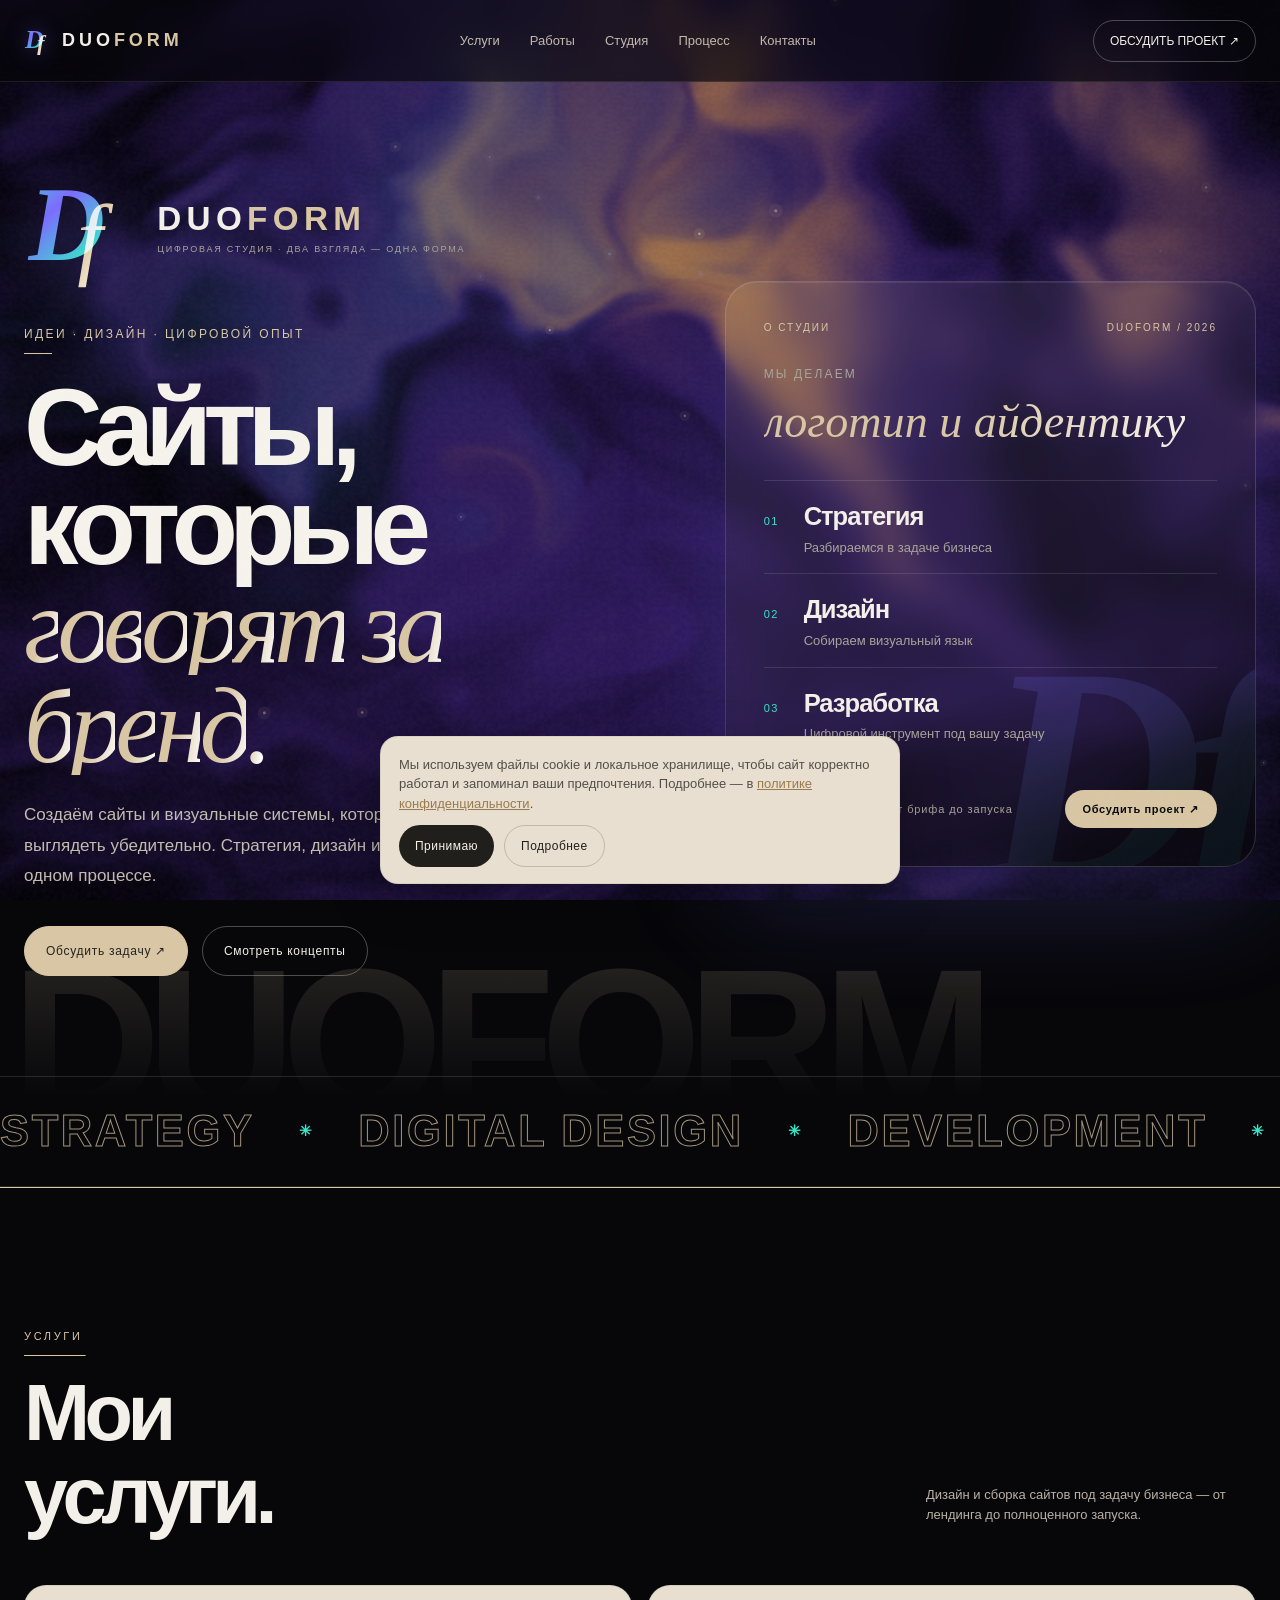
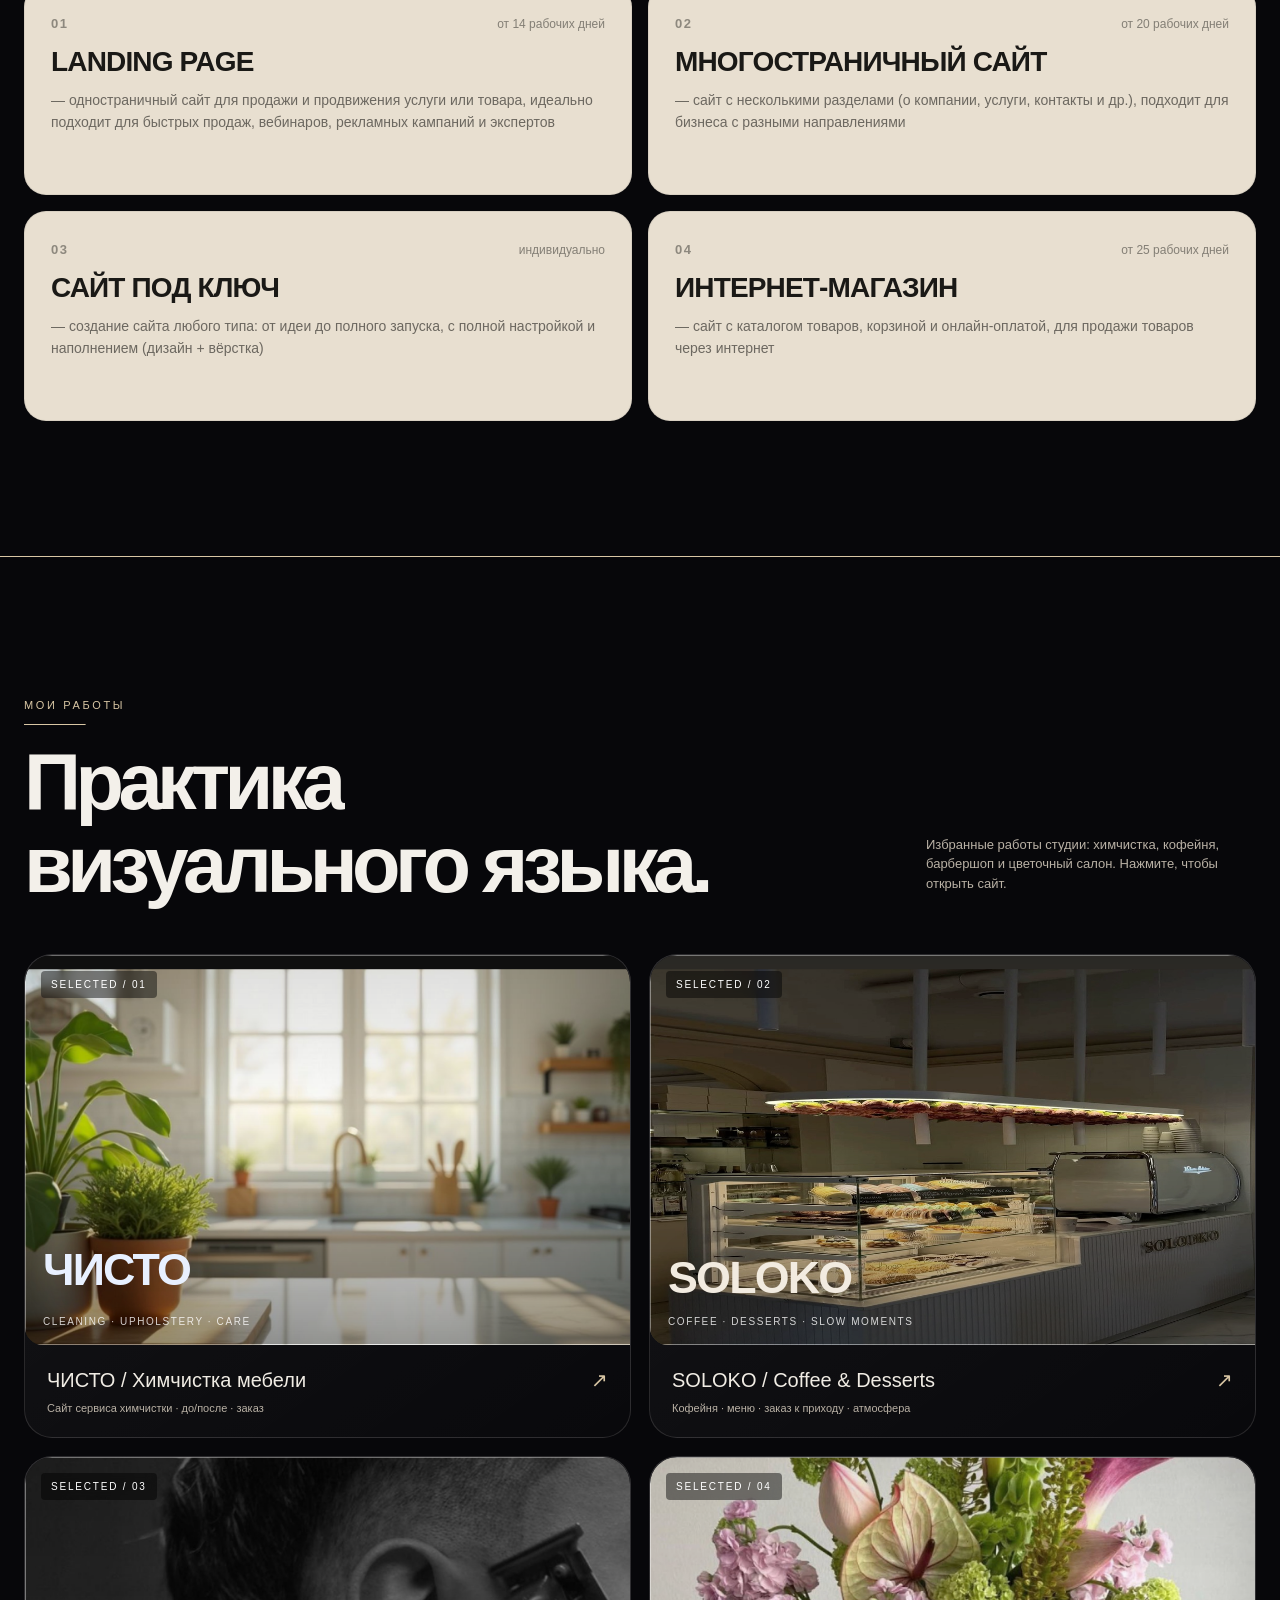
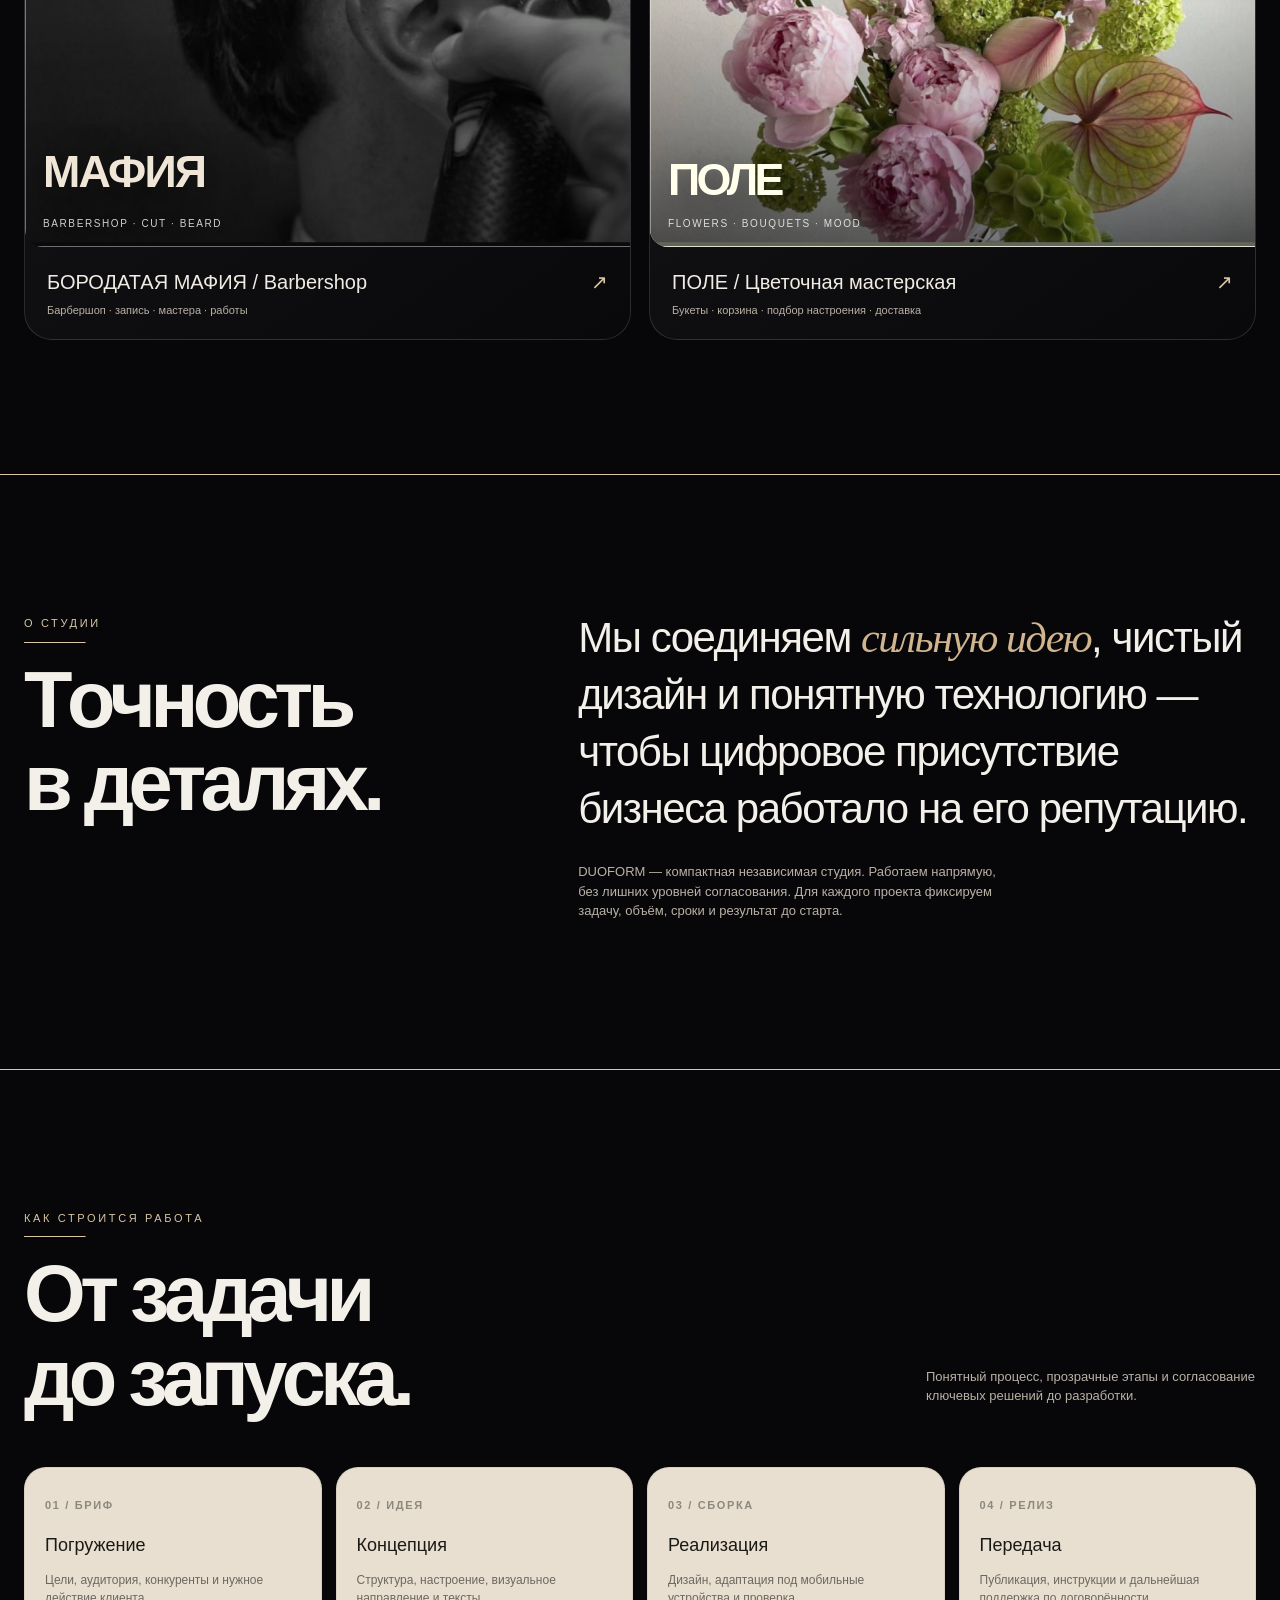
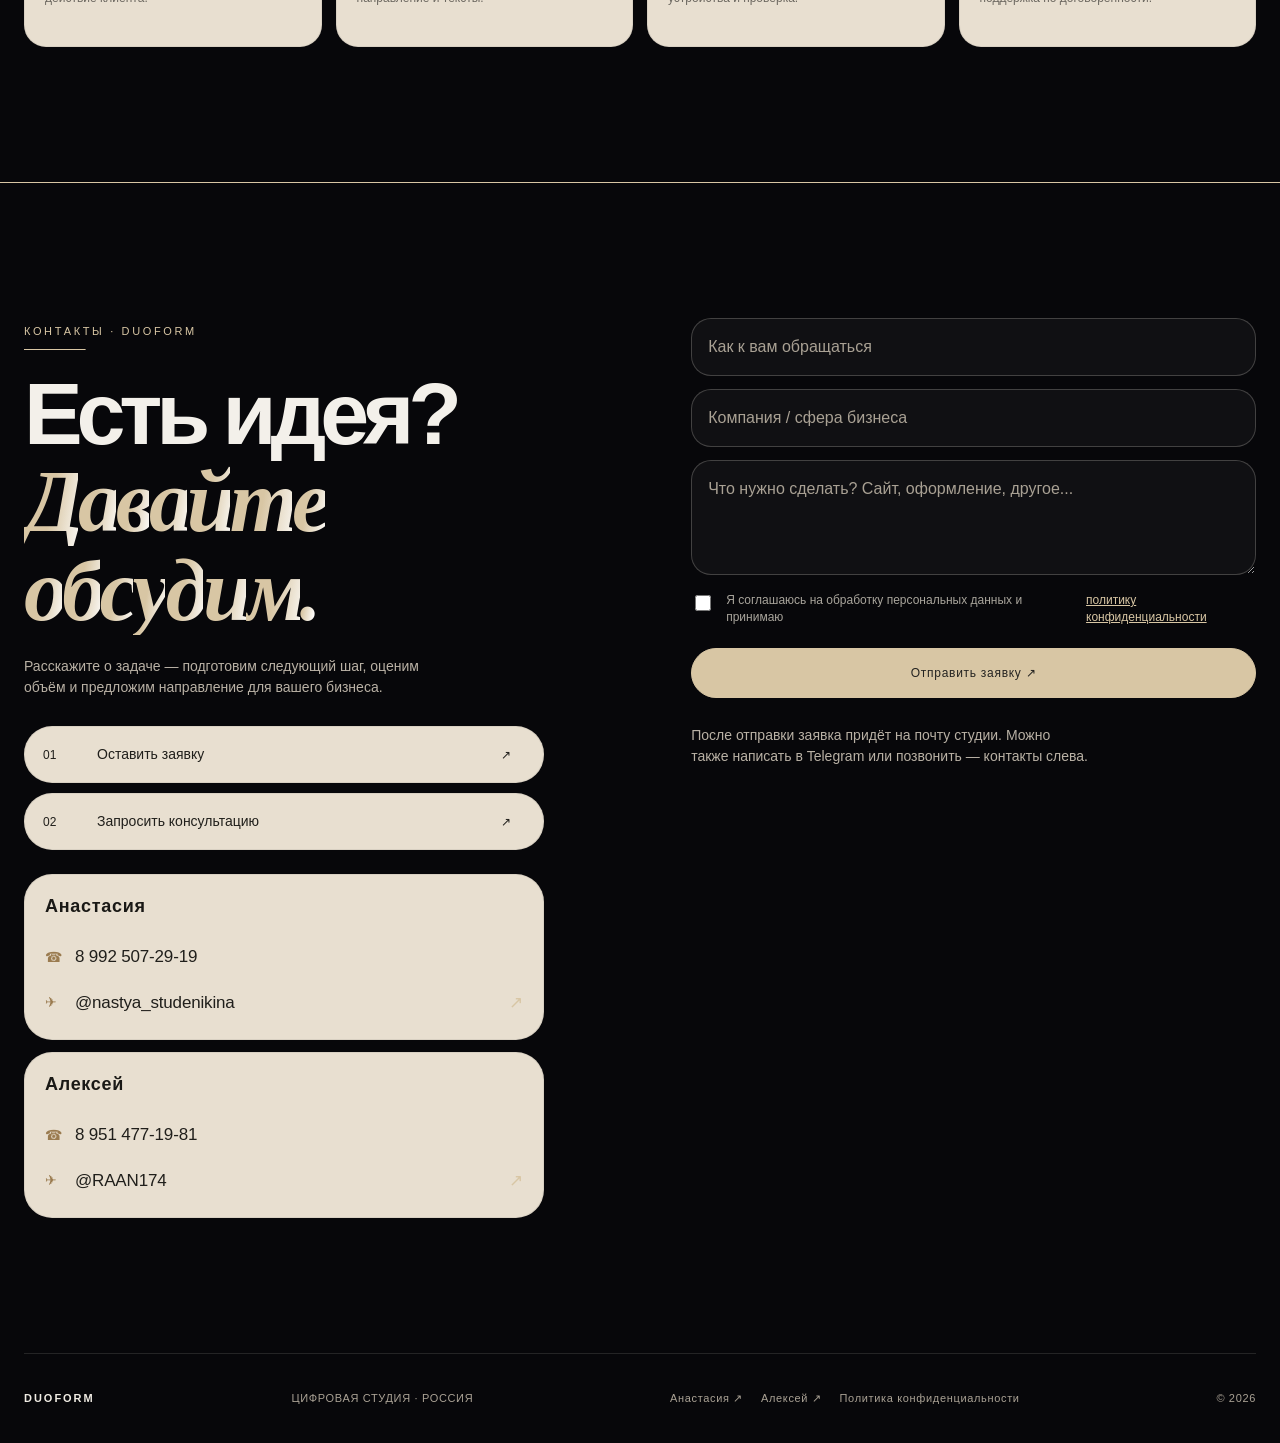
<file: index.html>
<!DOCTYPE html>
<html lang="ru">
<head>
<meta charset="UTF-8">
<meta name="viewport" content="width=device-width, initial-scale=1.0">
<meta name="theme-color" content="#07070a">
<script>document.documentElement.classList.add("js")</script>
<title>DUOFORM — цифровая студия</title>
<meta name="description" content="DUOFORM — сайты и визуальные системы для бизнеса. Стратегия, дизайн и разработка в одной студии.">
<style>
:root{--bg:#101010;--panel:#171717;--text:#f1efe9;--muted:#aaa69e;--line:rgba(255,255,255,.13);--accent:#d6c6a5;--max:1180px}
*{box-sizing:border-box}html{scroll-behavior:smooth}body{margin:0;background:var(--bg);color:var(--text);font-family:Inter,-apple-system,BlinkMacSystemFont,"Segoe UI",sans-serif;line-height:1.5}a{color:inherit;text-decoration:none}button,input,textarea{font:inherit}.wrap{width:min(var(--max),calc(100% - 48px));margin:auto}.top{height:82px;display:flex;align-items:center;justify-content:space-between;border-bottom:1px solid var(--line)}.logo{font-size:18px;letter-spacing:.22em;font-weight:700}.logo span{color:var(--accent)}nav{display:flex;gap:30px;color:var(--muted);font-size:13px}nav a:hover,.text-link:hover{color:var(--accent)}.top-cta{font-size:12px;border:1px solid var(--line);padding:11px 16px;border-radius:2px}.hero{min-height:690px;display:grid;grid-template-columns:1.1fr .9fr;align-items:center;gap:5vw;padding:80px 0 90px}.eyebrow{color:var(--accent);font-size:11px;letter-spacing:.24em;text-transform:uppercase}.hero h1{font-size:clamp(54px,8vw,108px);line-height:.96;letter-spacing:-.075em;font-weight:500;margin:24px 0}.hero h1 em{font-family:Georgia,serif;font-weight:400;color:var(--accent)}.lead{max-width:500px;color:var(--muted);font-size:16px;line-height:1.8}.actions{display:flex;gap:14px;align-items:center;margin-top:34px;flex-wrap:wrap}.btn{display:inline-flex;align-items:center;justify-content:center;padding:15px 21px;background:var(--accent);color:#171613;font-size:12px;letter-spacing:.06em;border:1px solid var(--accent);cursor:pointer;transition:.25s}.btn:hover{background:#eee2c9;transform:translateY(-2px)}.btn.secondary{background:transparent;color:var(--text);border-color:var(--line)}.hero-art{height:480px;position:relative;overflow:hidden;background:linear-gradient(145deg,#292823,#151515 58%,#3a3328);border:1px solid var(--line)}.hero-art:before{content:"";position:absolute;width:340px;height:460px;border:1px solid rgba(214,198,165,.45);border-radius:50%;transform:rotate(35deg);left:20%;top:8%}.hero-art:after{content:"N";position:absolute;font-family:Georgia,serif;font-size:clamp(230px,34vw,420px);font-weight:400;line-height:1;color:rgba(214,198,165,.13);right:8%;bottom:-8%}.art-caption{position:absolute;z-index:2;left:28px;bottom:25px;font-size:10px;letter-spacing:.22em;color:#d9d1c2;text-transform:uppercase}.art-index{position:absolute;right:26px;top:24px;color:var(--accent);font-size:11px;letter-spacing:.15em}.section{padding:110px 0;border-top:1px solid var(--line)}.section-head{display:flex;justify-content:space-between;align-items:end;gap:30px;margin-bottom:48px}.section h2{font-size:clamp(36px,5vw,62px);letter-spacing:-.06em;font-weight:500;line-height:1.05;margin:15px 0 0}.section-note{max-width:330px;color:var(--muted);font-size:13px}.services{display:grid;grid-template-columns:repeat(3,1fr);gap:14px}.service{background:var(--panel);border:1px solid var(--line);padding:28px;min-height:245px;display:flex;flex-direction:column;justify-content:space-between}.num{color:var(--accent);font-size:11px;letter-spacing:.15em}.service h3{font-size:23px;font-weight:500;margin:30px 0 10px}.service p{color:var(--muted);font-size:13px;max-width:280px}.service small{color:var(--accent);font-size:11px;letter-spacing:.1em}.projects{display:grid;grid-template-columns:1fr 1fr;gap:18px}.project{border:1px solid var(--line);background:#171717;cursor:pointer;overflow:hidden}.project-visual{height:330px;position:relative;overflow:hidden;display:flex;align-items:center;justify-content:center}.visual-beauty{background:radial-gradient(ellipse at 55% 40%,#8e7569 0,#3b302b 34%,#171615 74%)}.visual-beauty:before{content:"ATELIER";font-family:Georgia,serif;font-size:clamp(38px,6vw,72px);letter-spacing:.12em;color:#eee0d0}.visual-auto{background:radial-gradient(ellipse at 50% 50%,#51514e 0,#202120 42%,#111 75%)}.visual-auto:before{content:"FORM / MOTION";font-size:clamp(22px,3vw,40px);letter-spacing:.17em;color:#e3e0d8}.visual-coffee{background:radial-gradient(ellipse at 50% 45%,#806a4e 0,#3b3024 38%,#171411 76%)}.visual-coffee:before{content:"SLOW\\A COFFEE";white-space:pre;text-align:center;font-family:Georgia,serif;font-size:clamp(40px,6vw,70px);line-height:.9;color:#e9dfcf}.project-visual:after{content:"КОНЦЕПТ";position:absolute;top:20px;right:20px;font-size:9px;letter-spacing:.18em;color:#fff;border:1px solid rgba(255,255,255,.4);padding:7px 10px}.project-info{display:flex;justify-content:space-between;gap:20px;padding:20px 22px}.project-info h3{font-size:18px;font-weight:500;margin:0}.project-info p{font-size:11px;color:var(--muted);margin:5px 0 0}.arrow{color:var(--accent);font-size:20px}.about{display:grid;grid-template-columns:.8fr 1.2fr;gap:8vw}.about-copy{font-size:clamp(22px,3vw,34px);line-height:1.35;letter-spacing:-.035em}.about-copy em{font-family:Georgia,serif;color:var(--accent);font-weight:400}.about-small{color:var(--muted);font-size:13px;max-width:440px;margin-top:25px}.steps{display:grid;grid-template-columns:repeat(4,1fr);border-top:1px solid var(--line)}.step{padding:25px 20px 10px 0;border-right:1px solid var(--line)}.step:not(:first-child){padding-left:20px}.step:last-child{border:0}.step b{color:var(--accent);font-size:11px;letter-spacing:.15em}.step h3{font-size:18px;font-weight:500;margin:30px 0 8px}.step p{font-size:12px;color:var(--muted);max-width:210px}.contact{display:grid;grid-template-columns:1fr 1fr;gap:8vw}.contact h2{font-size:clamp(42px,6vw,72px);line-height:1;letter-spacing:-.07em;font-weight:500;margin:20px 0}.contact p{color:var(--muted);max-width:400px;font-size:14px}.form{display:grid;gap:13px}.form input,.form textarea{width:100%;padding:16px;background:#171717;border:1px solid var(--line);color:var(--text);outline:none}.form input:focus,.form textarea:focus{border-color:var(--accent)}.form textarea{min-height:115px;resize:vertical}.hint{font-size:11px;color:var(--muted)}.notice{display:none;border:1px solid var(--line);padding:14px;color:var(--accent);font-size:12px}.footer{padding:28px 0;border-top:1px solid var(--line);display:flex;justify-content:space-between;color:var(--muted);font-size:11px;letter-spacing:.06em}.footer strong{color:var(--text);letter-spacing:.18em}
@media(max-width:800px){.wrap{width:min(100% - 32px,var(--max))}.top{height:70px}nav{display:none}.hero{grid-template-columns:1fr;padding:70px 0;gap:40px;min-height:auto}.hero-art{height:330px}.section{padding:75px 0}.section-head{display:block}.section-note{margin-top:18px}.services{grid-template-columns:1fr}.service{min-height:190px}.projects{grid-template-columns:1fr}.project-visual{height:270px}.about,.contact{grid-template-columns:1fr;gap:35px}.steps{grid-template-columns:1fr 1fr}.step{padding:20px 12px 15px 0}.step:not(:first-child){padding-left:12px}.step:nth-child(2){border-right:0}.step:nth-child(3){padding-left:0}.footer{gap:15px;flex-wrap:wrap}}


/* Distinct portfolio covers: MAISON + SOLOKO */
.project-visual.cover-beauty,.project-visual.cover-coffee{background:#333;isolation:isolate}.cover-beauty img,.cover-coffee img{position:absolute;inset:0;width:100%;height:100%;object-fit:cover;transition:transform 1s;filter:saturate(.78)}.cover-beauty:before,.cover-coffee:before{content:"";position:absolute;inset:0;z-index:1;background:linear-gradient(0deg,rgba(20,15,17,.58),transparent 65%)}.project:hover .cover-beauty img,.project:hover .cover-coffee img{transform:scale(1.06)}.cover-word{position:relative;z-index:2;font-weight:500}.beauty-word{font:italic clamp(55px,8vw,100px) Georgia,serif;color:#f4eae5;letter-spacing:-.07em}.coffee-word{font:700 clamp(45px,7vw,88px) 'Arial Narrow',Arial,sans-serif;color:#f2e9db;letter-spacing:-.09em}.cover-beauty .visual-stamp,.cover-coffee .visual-stamp,.cover-beauty .visual-bottom,.cover-coffee .visual-bottom{z-index:3}


.project-visual.cover-pole{background:#d9dfc9;isolation:isolate}.cover-pole img{position:absolute;inset:0;width:100%;height:100%;object-fit:cover;transition:transform 1s;filter:saturate(.9)}.cover-pole:before{content:"";position:absolute;inset:0;z-index:1;background:linear-gradient(0deg,rgba(14,31,27,.62),transparent 68%)}.project:hover .cover-pole img{transform:scale(1.06)}.cover-pole .visual-stamp,.cover-pole .visual-bottom{z-index:3}.pole-word{font:800 clamp(65px,10vw,112px) Arial,sans-serif;color:#fff;letter-spacing:-.1em;text-shadow:0 2px 20px rgba(0,0,0,.16)}

/* DUOFORM motion layer */
html{scroll-padding-top:90px}body{overflow-x:hidden}body:before{content:"";position:fixed;inset:0;pointer-events:none;z-index:20;opacity:.13;background-image:url("data:image/svg+xml,%3Csvg viewBox='0 0 180 180' xmlns='http://www.w3.org/2000/svg'%3E%3Cfilter id='n'%3E%3CfeTurbulence type='fractalNoise' baseFrequency='.9' numOctaves='3' stitchTiles='stitch'/%3E%3C/filter%3E%3Crect width='100%25' height='100%25' filter='url(%23n)' opacity='.18'/%3E%3C/svg%3E")}
.top{position:sticky;top:0;z-index:15;background:rgba(16,16,16,.78);backdrop-filter:blur(18px);-webkit-backdrop-filter:blur(18px)}
.logo{transition:letter-spacing .35s ease}.logo:hover{letter-spacing:.3em}
.hero{perspective:1000px}.hero>div:first-child{animation:heroIn 1s cubic-bezier(.2,.7,.2,1) both}.hero-art{transform-style:preserve-3d;animation:artIn 1.2s .12s cubic-bezier(.2,.7,.2,1) both;isolation:isolate}.hero-art:before{animation:orbit 22s linear infinite;box-shadow:0 0 50px rgba(214,198,165,.08),inset 0 0 45px rgba(214,198,165,.04)}.hero-art:after{animation:letterFloat 7s ease-in-out infinite}.hero-art .art-caption{animation:captionIn 1.3s .7s both}.hero-art:after{z-index:0}.hero-art:before{z-index:1}.hero-art:after{pointer-events:none}.hero-art{background:radial-gradient(circle at 68% 32%,rgba(214,198,165,.2),transparent 26%),linear-gradient(145deg,#292823,#151515 58%,#3a3328)}
.hero-art .art-index,.hero-art .art-caption{z-index:3}.hero-art:active{transform:rotateY(0deg) scale(.995)}
.btn,.top-cta,.project,.service{position:relative;overflow:hidden}.btn:before,.top-cta:before{content:"";position:absolute;inset:0;transform:translateX(-120%);background:linear-gradient(105deg,transparent 30%,rgba(255,255,255,.35),transparent 70%);transition:transform .7s}.btn:hover:before,.top-cta:hover:before{transform:translateX(120%)}
.service{transition:transform .45s cubic-bezier(.2,.7,.2,1),border-color .45s,background .45s}.service:hover{transform:translateY(-8px);border-color:rgba(214,198,165,.55);background:linear-gradient(145deg,#201f1b,#171717)}.service:after{content:"";position:absolute;width:140px;height:140px;border:1px solid rgba(214,198,165,.13);border-radius:50%;right:-75px;bottom:-85px;transition:transform .7s}.service:hover:after{transform:scale(2.2)}
.project{transition:transform .5s cubic-bezier(.2,.7,.2,1),border-color .4s}.project:hover{transform:translateY(-7px);border-color:rgba(214,198,165,.6)}.project-visual:before{transition:transform .9s cubic-bezier(.2,.7,.2,1),letter-spacing .7s}.project:hover .project-visual:before{transform:scale(1.08);letter-spacing:.2em}.project-visual:after{transition:background .4s,color .4s}.project:hover .project-visual:after{background:var(--accent);color:#171613}
.section-head,.service,.project,.about,.step,.contact>div,.form{opacity:0;transform:translateY(24px);transition:opacity .8s ease,transform .8s cubic-bezier(.2,.7,.2,1)}.is-visible{opacity:1!important;transform:translateY(0)!important}.service:nth-child(2),.project:nth-child(2),.step:nth-child(2){transition-delay:.08s}.service:nth-child(3),.project:nth-child(3),.step:nth-child(3){transition-delay:.16s}.project:nth-child(4),.step:nth-child(4){transition-delay:.24s}
.section{position:relative}.section:before{content:"";position:absolute;top:-1px;left:0;width:0;height:1px;background:var(--accent);transition:width 1.2s ease}.section.is-visible:before{width:100%}
.eyebrow{display:inline-block;position:relative}.eyebrow:after{content:"";display:block;width:28px;height:1px;background:var(--accent);margin-top:10px;transform-origin:left;transition:transform .6s}.section.is-visible .eyebrow:after{transform:scaleX(2.2)}
.cursor-glow{position:fixed;width:280px;height:280px;border-radius:50%;pointer-events:none;z-index:1;background:radial-gradient(circle,rgba(214,198,165,.07),transparent 68%);transform:translate(-50%,-50%);opacity:0;transition:opacity .3s}.hero:hover~.cursor-glow{opacity:1}
@keyframes heroIn{from{opacity:0;transform:translateY(30px)}to{opacity:1;transform:translateY(0)}}@keyframes artIn{from{opacity:0;transform:translateY(30px) rotateY(-9deg) scale(.96)}to{opacity:1;transform:translateY(0) rotateY(0) scale(1)}}@keyframes orbit{from{transform:rotate(35deg) translateY(0)}50%{transform:rotate(215deg) translateY(-12px)}to{transform:rotate(395deg) translateY(0)}}@keyframes letterFloat{0%,100%{transform:translateY(0) rotate(-2deg)}50%{transform:translateY(-17px) rotate(1deg)}}@keyframes captionIn{from{opacity:0;letter-spacing:.5em}to{opacity:1;letter-spacing:.22em}}
@media(max-width:800px){.section-head,.service,.project,.about,.step,.contact>div,.form{opacity:1;transform:none}.cursor-glow{display:none}.hero-art{animation:artIn .9s both}}
@media(prefers-reduced-motion:reduce){*,*:before,*:after{scroll-behavior:auto!important;animation-duration:.01ms!important;animation-iteration-count:1!important;transition-duration:.01ms!important}.section-head,.service,.project,.about,.step,.contact>div,.form{opacity:1;transform:none}}


/* DUOFORM / cinematic direction v3 */
:root{--accent:#d8c6a4;--line:rgba(255,255,255,.12)}
.scroll-progress{position:fixed;z-index:50;left:0;top:0;height:2px;width:0;background:var(--accent);box-shadow:0 0 14px rgba(216,198,164,.65)}
.top{width:100%;padding-left:max(24px,calc((100vw - var(--max))/2));padding-right:max(24px,calc((100vw - var(--max))/2));border-bottom:1px solid rgba(255,255,255,.08)}
.hero{min-height:min(790px,calc(100svh - 82px));padding-top:90px;padding-bottom:100px}
.hero h1{font-size:clamp(58px,8.8vw,124px);line-height:.9;letter-spacing:-.085em}
.hero .eyebrow{font-size:10px}
.hero-art{min-height:500px;background:radial-gradient(ellipse at 50% 50%,rgba(216,198,164,.18),transparent 45%),linear-gradient(135deg,#24231f,#111 65%,#383126)}
.hero-art:before{width:75%;height:82%;left:12%;top:8%;border-color:rgba(216,198,164,.55);box-shadow:0 0 80px rgba(216,198,164,.08),inset 0 0 70px rgba(216,198,164,.05)}
.hero-art:after{font-size:clamp(280px,38vw,490px);right:2%;bottom:-13%;text-shadow:0 20px 90px rgba(0,0,0,.4)}
.ticker{overflow:hidden;border-top:1px solid var(--line);border-bottom:1px solid var(--line);padding:17px 0;background:#141414}
.ticker-track{display:flex;align-items:center;justify-content:space-around;gap:38px;width:max-content;animation:tickerMove 34s linear infinite;color:#d7d1c5;font-size:10px;letter-spacing:.28em;white-space:nowrap}
.ticker-track i{font-style:normal;color:var(--accent);font-size:15px}
@keyframes tickerMove{to{transform:translateX(-50%)}}
.section{padding-top:135px;padding-bottom:135px}
.section h2{font-size:clamp(42px,5.7vw,76px)}
.service{min-height:280px;padding:34px;background:linear-gradient(145deg,#1c1c1a,#151515)}
.service h3{font-size:26px}
.project-visual{height:390px;isolation:isolate}
.project-visual:before{position:relative;z-index:2;text-shadow:0 10px 50px rgba(0,0,0,.25)}
.project-visual:after{z-index:4}
.visual-shape{position:absolute;display:block;z-index:1;pointer-events:none}
.shape-beauty{width:250px;height:330px;left:50%;top:50%;transform:translate(-50%,-45%) rotate(14deg);border:1px solid rgba(242,220,198,.58);border-radius:48% 48% 8% 8%;box-shadow:0 0 80px rgba(226,190,166,.13),inset 0 0 60px rgba(226,190,166,.08)}
.visual-beauty:after{content:'КОНЦЕПТ';}
.visual-beauty{background:radial-gradient(ellipse at 52% 45%,#8e7568 0,#4b3933 30%,#211b19 72%)}
.shape-auto{width:75%;height:44%;left:13%;top:31%;border:1px solid rgba(230,226,216,.45);border-radius:50% 50% 16% 16%;transform:perspective(300px) rotateX(58deg);box-shadow:0 0 55px rgba(255,255,255,.08)}
.visual-auto{background:radial-gradient(ellipse at 50% 55%,#77766f 0,#282a29 40%,#111 78%)}
.shape-coffee{width:180px;height:180px;border:1px solid rgba(232,215,185,.65);border-radius:50%;left:50%;top:50%;transform:translate(-50%,-50%);box-shadow:0 0 0 18px rgba(232,215,185,.04),0 0 0 40px rgba(232,215,185,.025),0 0 90px rgba(232,215,185,.12)}
.visual-coffee{background:radial-gradient(ellipse at 50% 48%,#8b7152 0,#473725 35%,#17130f 78%)}
.visual-next{background:radial-gradient(circle at 50% 50%,#292822,#111 72%);color:var(--accent);flex-direction:column;gap:12px}
.next-cross{font-size:34px;font-weight:200;line-height:1}.next-title{font-size:clamp(46px,6vw,76px);line-height:.82;letter-spacing:-.08em;text-align:center;font-weight:400}
.visual-stamp{position:absolute;top:22px;left:22px;z-index:3;color:rgba(255,255,255,.72);font-size:10px;letter-spacing:.18em}
.visual-bottom{position:absolute;bottom:21px;left:22px;z-index:3;color:rgba(255,255,255,.58);font-size:8px;letter-spacing:.22em}
.project:hover .shape-beauty{transform:translate(-50%,-45%) rotate(-2deg) scale(1.07)}
.project:hover .shape-auto{transform:perspective(300px) rotateX(58deg) scale(1.1)}
.project:hover .shape-coffee{transform:translate(-50%,-50%) scale(1.12)}
.project:hover .visual-shape{transition:transform 1s cubic-bezier(.2,.7,.2,1)}
.about-copy{font-size:clamp(25px,3.4vw,42px)}
.contact{align-items:start}
.footer{padding-top:36px;padding-bottom:36px}
@media(max-width:800px){.top{padding-left:16px;padding-right:16px}.hero{min-height:auto;padding-top:68px;padding-bottom:75px}.hero-art{min-height:320px;height:320px}.section{padding-top:85px;padding-bottom:85px}.project-visual{height:290px}.ticker{padding:13px 0}.service{min-height:210px}}
@media(prefers-reduced-motion:reduce){.ticker-track{animation:none}}


/* Integrated case-study link */
.project[href]{display:block;color:inherit;text-decoration:none}.project[href]:focus-visible{outline:2px solid var(--accent);outline-offset:4px}
/* AURUM portfolio cover: show the actual automotive project, not an abstract placeholder */
.visual-auto{background:#171b15;isolation:isolate;justify-content:flex-start;align-items:flex-end}
.visual-auto .portfolio-car{position:absolute;inset:0;width:100%;height:100%;object-fit:cover;object-position:center 55%;z-index:0;filter:saturate(.78) contrast(1.08);transition:transform .9s cubic-bezier(.2,.7,.2,1),filter .7s}
.visual-auto:before{content:"";position:absolute;inset:0;z-index:1;background:linear-gradient(90deg,rgba(13,17,12,.82),rgba(13,17,12,.12) 72%),linear-gradient(0deg,rgba(10,13,9,.75),transparent 55%)}
.visual-auto:after{z-index:4}
.visual-auto .visual-stamp,.visual-auto .visual-bottom{z-index:3;color:#d8ff00}
.visual-auto .car-cover-title{position:absolute;z-index:3;left:28px;bottom:58px;color:#fff;font-weight:900;font-size:clamp(36px,5vw,66px);line-height:.78;letter-spacing:-.06em;text-transform:uppercase;text-shadow:0 8px 30px rgba(0,0,0,.35)}
.visual-auto .car-cover-title i{font-style:normal;color:#d8ff00;font-size:.38em;letter-spacing:.18em;display:inline-block;margin-top:14px}
.project:hover .visual-auto .portfolio-car{transform:scale(1.055);filter:saturate(1) contrast(1.12)}
.project:hover .visual-auto:before{background:linear-gradient(90deg,rgba(13,17,12,.68),rgba(13,17,12,.04) 78%),linear-gradient(0deg,rgba(10,13,9,.75),transparent 55%)}
@media(max-width:800px){.visual-auto .car-cover-title{left:20px;bottom:54px;font-size:clamp(38px,11vw,58px)}.visual-auto .portfolio-car{object-position:58% center}}

/* YOUR BRAND is a lead-generation invitation inside Services, not a portfolio case */
.brand-cta{margin-top:22px;min-height:290px;padding:34px 38px;display:grid;grid-template-columns:1.2fr .8fr;gap:30px;align-items:center;position:relative;overflow:hidden;border:1px solid rgba(214,198,165,.35);background:radial-gradient(circle at 78% 48%,rgba(214,198,165,.15),transparent 29%),linear-gradient(110deg,#201f1b,#131313 68%);transition:border-color .3s,transform .3s}
.brand-cta:hover{border-color:var(--accent);transform:translateY(-3px)}.brand-cta-copy{position:relative;z-index:2}.brand-cta h3{font-size:clamp(34px,5vw,64px);line-height:.94;letter-spacing:-.075em;font-weight:500;margin:18px 0}.brand-cta h3 em{font-family:Georgia,serif;color:var(--accent);font-weight:400}.brand-cta p{max-width:470px;color:var(--muted);font-size:13px;line-height:1.8}.brand-cta-link{display:inline-flex;gap:22px;align-items:center;margin-top:18px;color:var(--accent);font-size:10px;letter-spacing:.16em}.brand-cta-link b{font-size:22px;font-weight:400}.brand-cta-mark{height:210px;position:relative;display:flex;align-items:center;justify-content:center;color:rgba(214,198,165,.18);font-family:Georgia,serif}.brand-cta-mark strong{font-size:clamp(110px,17vw,205px);line-height:.72;letter-spacing:-.12em;font-weight:400;text-align:center}.brand-cta-mark span{position:absolute;top:8px;right:18%;font:24px Inter,sans-serif;color:var(--accent)}.brand-cta-mark small{position:absolute;right:0;bottom:2px;font:9px/1.5 Inter,sans-serif;letter-spacing:.18em;color:var(--muted)}
@media(max-width:800px){.brand-cta{grid-template-columns:1fr;padding:26px 22px;min-height:0}.brand-cta-mark{height:115px;justify-content:flex-end;padding-right:24px}.brand-cta-mark strong{font-size:115px}.brand-cta-mark small{right:auto;left:0}}


/* V10 — brighter editorial identity for the studio homepage */
:root{--bg:#f2efe7;--panel:#e8e3d8;--text:#201f1b;--muted:#69665f;--line:rgba(32,31,27,.16);--accent:#a84f35;--max:1240px}
body{background:var(--bg);color:var(--text)}
body:before{opacity:.055;mix-blend-mode:multiply}
.top{background:rgba(242,239,231,.88);border-bottom-color:rgba(32,31,27,.14)}
.logo{color:#201f1b}.logo span{color:var(--accent)}
nav{color:#666158}nav a:hover,.text-link:hover{color:var(--accent)}
.top-cta{border-color:rgba(32,31,27,.28);color:#201f1b}.top-cta:hover{background:#201f1b;color:#f6f2e9}
.eyebrow,.num,.service small{color:var(--accent)}
.hero{min-height:730px;gap:4vw;padding-top:90px;padding-bottom:100px}
.hero h1{font-size:clamp(66px,8.5vw,132px);line-height:.91;letter-spacing:-.082em;font-weight:650;max-width:760px}
.hero h1 em{font-family:Georgia,'Times New Roman',serif;font-style:italic;color:var(--accent);font-weight:400}
.hero .eyebrow{font-size:12px;letter-spacing:.2em;color:#8f4935}
.lead{color:#5e5a52;font-size:17px;max-width:540px}
.btn{background:var(--accent);border-color:var(--accent);color:#fff8ef}.btn:hover{background:#873d29;border-color:#873d29}
.btn.secondary{color:#201f1b;border-color:rgba(32,31,27,.3)}.btn.secondary:hover{background:#201f1b;color:#fff}
.hero-art{height:520px;border:1px solid rgba(32,31,27,.13);background:radial-gradient(circle at 72% 28%,rgba(255,255,255,.9),transparent 25%),linear-gradient(140deg,#e7d8c4 0%,#d5b89a 48%,#a95a40 100%);box-shadow:0 28px 70px rgba(73,52,36,.12)}
.hero-art:before{width:78%;height:76%;left:10%;top:11%;border-color:rgba(255,250,238,.78);box-shadow:0 0 70px rgba(255,255,255,.22),inset 0 0 60px rgba(255,255,255,.12)}
.hero-art:after{color:rgba(52,38,29,.16);font-size:clamp(300px,38vw,510px);right:4%;bottom:-14%;text-shadow:none}
.art-index{color:#573c30}.art-caption{color:#fff8ed}
.section{border-top-color:rgba(32,31,27,.14)}
.section h2{font-size:clamp(46px,6.2vw,82px);font-weight:600;letter-spacing:-.07em}
.section-note,.service p,.about-small,.step p,.contact p{color:#69645b}
.service{background:#e9e4da;border-color:rgba(32,31,27,.13)}
.service h3{font-size:26px;font-weight:600}
.project{background:#e9e4da;border-color:rgba(32,31,27,.17)}
.project-info h3{font-size:20px;color:#201f1b}
.project-info p{color:#69645b}
.arrow{color:var(--accent)}
.about-copy em{color:var(--accent)}
.step{border-color:rgba(32,31,27,.16)}.step b{color:var(--accent)}
.contact h2{font-size:clamp(52px,7vw,88px);font-weight:600}
.form input,.form textarea{background:#e9e4da;border-color:rgba(32,31,27,.2);color:#201f1b}
.form input::placeholder,.form textarea::placeholder{color:#817b70}
.hint{color:#777166}.notice{border-color:rgba(32,31,27,.2);color:var(--accent)}
.footer{border-top-color:rgba(32,31,27,.16);color:#716b60}.footer strong{color:#201f1b}
.ticker{background:#a84f35;color:#fff6eb}
.brand-cta{background:#e6ded1;border-color:rgba(32,31,27,.18);color:#201f1b}
.brand-cta p{color:#69645b}.brand-cta-link{color:var(--accent)}
.cursor-glow{background:radial-gradient(circle,rgba(168,79,53,.11),transparent 68%)}
.scroll-progress{background:#a84f35}
@media(max-width:800px){.hero{padding-top:65px;padding-bottom:70px}.hero h1{font-size:clamp(54px,12vw,88px);line-height:.94}.hero-art{height:340px;min-height:340px}.section h2{font-size:clamp(42px,10vw,62px)}.contact h2{font-size:clamp(48px,12vw,70px)}}
@media(prefers-reduced-motion:reduce){.hero-art:before,.hero-art:after{animation:none!important}}


/* Logo service: two distinct, clearly scoped deliverables. */
.identity-list{display:grid;gap:18px;padding-left:20px}
.identity-list li strong,.identity-list li span{display:block}
.identity-list li strong{color:var(--text);font-size:15px;margin-bottom:5px}
.identity-list li span{color:var(--muted);font-size:13px;line-height:1.65;max-width:720px}
.identity-note{margin:22px 0 0;padding:16px 18px;border-left:2px solid var(--accent);background:rgba(214,198,165,.055);color:var(--muted);font-size:13px;line-height:1.7;max-width:760px}
.identity-note strong{color:var(--text)}


/* Portfolio covers polish */
.project-visual{position:relative;overflow:hidden;border-radius:18px;aspect-ratio:16/10;background:#111}
.project-visual img{width:100%;height:100%;object-fit:cover;object-position:center center;transition:transform .7s cubic-bezier(.2,.8,.2,1);display:block}
.cover-cleaning img{object-position:center 40%}
.cover-barber img{object-position:center 45%}
.cover-coffee img{object-position:center 50%}
.project:hover .project-visual img{transform:scale(1.04)}
.project-visual .visual-stamp{position:absolute;top:16px;left:16px;z-index:3;font-size:10px;letter-spacing:.18em;color:#fff;background:rgba(0,0,0,.45);padding:6px 10px;border-radius:4px;backdrop-filter:blur(6px)}
.project-visual .visual-bottom{position:absolute;left:18px;right:18px;bottom:16px;z-index:3;font-size:10px;letter-spacing:.16em;color:rgba(255,255,255,.8)}
.cover-word{position:absolute;left:18px;bottom:42px;z-index:3;font-size:clamp(28px,3.5vw,48px);font-weight:700;letter-spacing:-.04em;color:#fff;text-shadow:0 10px 40px rgba(0,0,0,.55);display:block}
.coffee-word{color:#f2ebe0}
.pole-word{color:#FFFFEB;letter-spacing:-.08em}
.cleaning-word{color:#E8F0FF;letter-spacing:-.04em}
.barber-word{color:#F0E6D8;letter-spacing:-.04em}
.cover-cleaning img,.cover-barber img,.cover-coffee img,.cover-pole img{object-position:center center}
.cover-cleaning:after,.cover-barber:after,.cover-coffee:after,.cover-pole:after{content:"";position:absolute;inset:0;background:linear-gradient(180deg,rgba(0,0,0,.08) 0%,transparent 38%,rgba(0,0,0,.55) 100%);z-index:1;pointer-events:none}
.cover-badge{position:absolute;top:16px;right:16px;z-index:3;font-size:10px;letter-spacing:.14em;color:#111;background:#e8f0ff;padding:6px 10px;border-radius:4px;font-weight:600}
.cover-cleaning:after,.cover-barber:after,.cover-coffee:after{content:"";position:absolute;inset:0;background:linear-gradient(180deg,rgba(0,0,0,.12) 0%,transparent 40%,rgba(0,0,0,.4) 100%);z-index:1;pointer-events:none}
.projects{display:grid;grid-template-columns:repeat(2,1fr);gap:18px}
@media(max-width:900px){.projects{grid-template-columns:1fr}}

/* Services cards (static, beige) */
.services-grid{display:grid;grid-template-columns:1fr 1fr;gap:16px;margin-top:10px}
.svc-card{background:#E8DFD0;color:#201f1b;border:1px solid rgba(32,31,27,.08);border-radius:22px;padding:28px 26px 26px;min-height:210px;display:flex;flex-direction:column;gap:12px;transition:transform .25s,box-shadow .25s}
.svc-card:hover{transform:translateY(-4px);box-shadow:0 16px 40px rgba(0,0,0,.12)}
.svc-top{display:flex;justify-content:space-between;align-items:center;gap:12px}
.svc-num{font-size:13px;letter-spacing:.12em;color:rgba(32,31,27,.45);font-weight:600}
.svc-time{font-size:12px;color:rgba(32,31,27,.5)}
.svc-card h3{margin:0;font-size:clamp(20px,2.2vw,28px);letter-spacing:-.03em;line-height:1.15;color:#1a1916;font-weight:700}
.svc-card p{margin:0;font-size:14px;line-height:1.55;color:rgba(32,31,27,.62)}
@media(max-width:800px){.services-grid{grid-template-columns:1fr}.svc-card{min-height:0}}
/* Theme toggle + light theme */
.top-actions{display:flex;align-items:center;gap:10px}.theme-btn{width:42px;height:42px;border-radius:50%;border:1px solid var(--line);background:transparent;color:var(--text);display:grid;place-items:center;cursor:pointer;margin-right:10px;transition:.25s}
.theme-btn:hover{border-color:var(--accent);color:var(--accent)}
.theme-btn svg{width:18px;height:18px;fill:none;stroke:currentColor;stroke-width:2}
html[]{--bg:#f4efe6;--panel:#fffaf2;--text:#201f1b;--muted:#6b655c;--line:rgba(32,31,27,.14);--accent:#9a7b4f}
html[] body{background:var(--bg);color:var(--text)}
html[] .top{background:rgba(244,239,230,.9);border-bottom-color:var(--line)}
html[] .svc-card{background:#E8DFD0}
html[] .project{background:#fffaf2;border-color:rgba(32,31,27,.1)}
html[] .project-info h3{color:#201f1b}
html[] .project-info p{color:#6b655c}
html[] .form input,html[] .form textarea{background:#fff;border-color:var(--line);color:var(--text)}
html[] .btn{background:var(--accent);color:#fffaf2;border-color:var(--accent)}
html[] .top-cta{border-color:var(--line);color:var(--text)}

/* Strong light/dark theme coverage */
html[]{--bg:#f3eee5;--panel:#fffaf2;--text:#1f1e1a;--muted:#6a645b;--line:rgba(32,31,27,.14);--accent:#9a7b4f}
html[] body{background:var(--bg)!important;color:var(--text)!important}
html[] .top{background:rgba(243,238,229,.94)!important;border-bottom-color:var(--line)!important;backdrop-filter:blur(14px)}
html[] .logo{color:var(--text)}
html[] nav{color:var(--muted)}
html[] nav a:hover{color:var(--accent)}
html[] .section{border-top-color:var(--line)}
html[] .eyebrow{color:var(--accent)}
html[] h1,html[] h2,html[] h3{color:var(--text)}
html[] .lead,html[] .section-note,html[] p{color:var(--muted)}
html[] .svc-card{background:#E8DFD0!important;color:#201f1b;border-color:rgba(32,31,27,.08)}
html[] .svc-card h3{color:#1a1916}
html[] .svc-card p,.svc-num,.svc-time{color:rgba(32,31,27,.6)}
html[] .project{background:#fffaf2!important;border-color:rgba(32,31,27,.1)!important}
html[] .project-info h3{color:#201f1b!important}
html[] .project-info p{color:#6b655c!important}
html[] .step{border-color:var(--line)}
html[] .step p{color:var(--muted)}
html[] .about-copy{color:var(--text)}
html[] .about-small{color:var(--muted)}
html[] .form input,html[] .form textarea{background:#fff!important;border-color:var(--line)!important;color:var(--text)!important}
html[] .btn{background:var(--accent)!important;color:#fffaf2!important;border-color:var(--accent)!important}
html[] .top-cta{border-color:var(--line)!important;color:var(--text)!important;background:transparent}
html[] .top-cta:hover{background:var(--accent)!important;color:#fff!important}
html[] .theme-btn{border-color:var(--line);color:var(--text)}
html[] .footer{border-top-color:var(--line);color:var(--muted)}
html[] .ticker{background:#e6ded1;color:#201f1b}
html[] .contact-link{border-color:var(--line);color:var(--text)}
html[] .hero-art{background:linear-gradient(145deg,#e8e0d2,#d4cbb8)!important;border-color:var(--line)}
html[] .art-caption{color:#5c564c}
html[] .team,html[] .team-card{background:transparent;color:var(--text)}
html[] .service,html[] .service-trigger{background:#fffaf2;border-color:var(--line);color:var(--text)}




/* Light beige panels for process + contacts (match services) */
.steps{gap:14px;border-top:none;display:grid;grid-template-columns:repeat(4,1fr)}
.step{background:#E8DFD0;color:#201f1b;border:1px solid rgba(32,31,27,.08)!important;border-radius:22px;padding:24px 20px!important;min-height:180px}
.step b{color:rgba(32,31,27,.45)!important}
.step h3{color:#1a1916!important;margin:16px 0 8px!important}
.step p{color:rgba(32,31,27,.62)!important;max-width:none}
.contact-links{display:grid;gap:12px}
.contact-link{background:#E8DFD0!important;color:#201f1b!important;border:1px solid rgba(32,31,27,.08)!important;border-radius:18px;padding:16px 18px}
.contact-link span,.contact-link b,.contact-link i{color:inherit!important}
.contact-link:hover{transform:translateY(-2px);box-shadow:0 12px 28px rgba(0,0,0,.12)}
.team{display:grid;gap:12px;margin-top:12px}
.team-card{background:#E8DFD0!important;color:#201f1b!important;border:1px solid rgba(32,31,27,.08)!important;border-radius:18px;padding:18px}
.team-card a{color:#201f1b!important}
@media(max-width:800px){.steps{grid-template-columns:1fr 1fr}.step{min-height:0;padding-left:20px!important}}


/* Team names more visible */
.team-role{display:block;font-size:18px!important;font-weight:700!important;letter-spacing:.04em!important;text-transform:none!important;color:#1a1916!important;margin-bottom:10px}
.team-card .team-tel,.team-card .team-tg{color:#201f1b!important}
.team-card .team-tel i,.team-card .team-tg i{color:#9a7b4f!important}

/* Consent checkbox */
.consent{display:flex;gap:12px;align-items:flex-start;font-size:12px;line-height:1.45;color:var(--muted);margin:4px 0 8px}
.consent input{margin-top:3px;flex:none;width:16px;height:16px;accent-color:var(--accent)}
.consent a{color:var(--accent);text-decoration:underline}

/* Cookie banner */
.cookie{position:fixed;left:16px;right:16px;bottom:16px;z-index:90;max-width:520px;margin:0 auto;background:#E8DFD0;color:#201f1b;border-radius:18px;padding:18px 18px 16px;box-shadow:0 16px 50px rgba(0,0,0,.28);display:none;border:1px solid rgba(32,31,27,.08)}
.cookie.show{display:block}
.cookie p{margin:0 0 12px;font-size:13px;line-height:1.5;color:rgba(32,31,27,.75)}
.cookie p a{color:#9a7b4f;text-decoration:underline}
.cookie-actions{display:flex;gap:10px;flex-wrap:wrap}
.cookie-actions button{border:0;border-radius:999px;padding:11px 16px;font-size:12px;letter-spacing:.04em;cursor:pointer}
.cookie-ok{background:#201f1b;color:#f6f1e8}
.cookie-more{background:transparent;border:1px solid rgba(32,31,27,.2)!important;color:#201f1b}

/* Privacy modal */
.policy-backdrop{position:fixed;inset:0;background:rgba(10,10,12,.62);z-index:100;display:none;align-items:center;justify-content:center;padding:20px}
.policy-backdrop.open{display:flex}
.policy-modal{background:#f6f1e8;color:#201f1b;width:min(680px,100%);max-height:85vh;overflow:auto;border-radius:20px;padding:28px 26px}
.policy-modal h2{margin:0 0 12px;font-size:28px;letter-spacing:-.03em}
.policy-modal h3{margin:18px 0 8px;font-size:16px}
.policy-modal p,.policy-modal li{font-size:13px;line-height:1.6;color:rgba(32,31,27,.75)}
.policy-modal ul{padding-left:18px;margin:0 0 8px}
.policy-close{margin-top:18px}

</style>

<style id="duoform-v11-balanced-theme">
:root{--bg:#242321;--panel:#302e2a;--text:#f0ece4;--muted:#b5aea2;--line:rgba(240,236,228,.16);--accent:#c7a982;--max:1240px}
body{background:var(--bg);color:var(--text)}
.top{background:rgba(36,35,33,.88);border-bottom-color:var(--line)}
.logo{color:var(--text)}.logo span{color:var(--accent)}
nav{color:#c2baad}nav a:hover,.text-link:hover{color:var(--accent)}
.top-cta{border-color:rgba(240,236,228,.28);color:var(--text)}.top-cta:hover{background:var(--accent);color:#242321}
.eyebrow,.num,.service small{color:var(--accent)}
.hero h1{color:#f4f0e8}.hero h1 em{color:#d1b58e}
.lead{color:#c3bcb0}
.btn{background:var(--accent);border-color:var(--accent);color:#242321}.btn:hover{background:#ddc6a5;border-color:#ddc6a5}
.btn.secondary{color:var(--text);border-color:rgba(240,236,228,.3)}.btn.secondary:hover{background:#f0ece4;color:#242321}
.hero-art{border:1px solid rgba(240,236,228,.17);background:radial-gradient(circle at 72% 28%,rgba(199,169,130,.25),transparent 26%),linear-gradient(140deg,#49443b 0%,#302d29 52%,#514337 100%);box-shadow:0 28px 70px rgba(0,0,0,.22)}
.hero-art:before{border-color:rgba(226,207,176,.66);box-shadow:0 0 70px rgba(199,169,130,.12),inset 0 0 60px rgba(199,169,130,.06)}
.hero-art:after{color:rgba(231,215,190,.16);text-shadow:none}
.art-index{color:#dfc49c}.art-caption{color:#f0e8dc}
.section{border-top-color:var(--line)}
.section-note,.service p,.about-small,.step p,.contact p{color:#b9b1a5}
.service{background:linear-gradient(145deg,#34322e,#2b2926);border-color:rgba(240,236,228,.14)}
.service:hover{background:linear-gradient(145deg,#403a31,#302d29);border-color:rgba(199,169,130,.55)}
.project{background:#302e2a;border-color:rgba(240,236,228,.18)}
.project-info h3{color:#f0ece4}.project-info p{color:#b9b1a5}.arrow{color:var(--accent)}
.about-copy em{color:#d1b58e}
.step{border-color:var(--line)}.step b{color:var(--accent)}
.form input,.form textarea{background:#302e2a;border-color:rgba(240,236,228,.22);color:#f0ece4}
.form input::placeholder,.form textarea::placeholder{color:#a9a194}
.hint{color:#aaa295}.notice{border-color:rgba(240,236,228,.22);color:var(--accent)}
.footer{border-top-color:var(--line);color:#aaa295}.footer strong{color:#f0ece4}
.ticker{background:#b68f65;color:#242321}.ticker-track{color:#242321}.ticker-track i{color:#f4e8d6}
.brand-cta{background:radial-gradient(circle at 78% 48%,rgba(199,169,130,.16),transparent 30%),linear-gradient(110deg,#39352f,#2b2926 70%);border-color:rgba(199,169,130,.35);color:#f0ece4}
.brand-cta p{color:#b9b1a5}.brand-cta-link{color:#d1b58e}
.cursor-glow{background:radial-gradient(circle,rgba(199,169,130,.09),transparent 68%)}
.project-visual.cover-beauty,.project-visual.cover-coffee{background:#302e2a}
@media(max-width:800px){.top{background:rgba(36,35,33,.94)}}
</style>


<style id="duoform-v12-interactions">
:where(a,button,input,textarea){-webkit-tap-highlight-color:transparent}
a,button{transition:transform .28s cubic-bezier(.2,.8,.2,1),background-color .28s ease,color .28s ease,border-color .28s ease,box-shadow .28s ease,opacity .28s ease}
a:focus-visible,button:focus-visible,input:focus-visible,textarea:focus-visible{outline:2px solid var(--accent);outline-offset:4px}
.btn,.top-cta,.brand-cta,.project,.contact-link{position:relative;overflow:hidden}
.btn:before,.top-cta:before{content:"";position:absolute;inset:0;background:rgba(255,255,255,.18);transform:translateX(-110%) skewX(-18deg);transition:transform .55s ease;pointer-events:none}
.btn:hover:before,.top-cta:hover:before{transform:translateX(110%) skewX(-18deg)}
.btn:hover,.top-cta:hover{transform:translateY(-3px);box-shadow:0 12px 28px rgba(0,0,0,.22)}
.btn:active,.top-cta:active,.contact-link:active{transform:scale(.975)}
.project:hover{transform:translateY(-7px);box-shadow:0 22px 48px rgba(0,0,0,.24)}
.project img{transition:transform .8s cubic-bezier(.2,.7,.2,1),filter .8s ease}
.project:hover img{transform:scale(1.055);filter:saturate(1.12)}
.service{transition:transform .35s ease,border-color .35s ease,background .35s ease}
.service:hover{transform:translateY(-5px);border-color:rgba(214,198,165,.55)}
.brand-cta{transition:transform .4s ease,border-color .4s ease,background .4s ease}
.brand-cta:hover{transform:translateY(-5px);border-color:var(--accent)}
.contact-links{display:grid;gap:10px;margin-top:28px;max-width:520px}
.contact-link{display:grid;grid-template-columns:42px 1fr 24px;align-items:center;gap:12px;padding:17px 18px;border:1px solid var(--line);background:rgba(255,255,255,.025)}
.contact-link span,.contact-link i{color:var(--accent);font-style:normal;font-size:12px}
.contact-link b{font-size:14px;font-weight:500}
.contact-link:hover{background:rgba(214,198,165,.09);border-color:var(--accent);transform:translateX(5px)}
.contact-note{font-size:11px;line-height:1.65;color:var(--muted);padding:10px 2px}
.form input,.form textarea{transition:border-color .25s ease,background .25s ease,box-shadow .25s ease}
.form input:focus,.form textarea:focus{border-color:var(--accent);box-shadow:0 0 0 3px rgba(214,198,165,.09)}
@media(prefers-reduced-motion:reduce){*,*:before,*:after{scroll-behavior:auto!important;animation-duration:.01ms!important;transition-duration:.01ms!important}}
@media(max-width:760px){nav{gap:12px;flex-wrap:wrap;justify-content:center}nav a{font-size:11px}.contact-link{padding:15px}}
</style>


<style id="service-card-interactions">
.service-trigger{width:100%;text-align:left;color:var(--text);font:inherit;cursor:pointer;appearance:none;-webkit-appearance:none;isolation:isolate;transition:transform .38s cubic-bezier(.2,.8,.2,1),border-color .35s ease,background .35s ease,box-shadow .35s ease}
.service-trigger:after{content:"";position:absolute;inset:0;z-index:-1;background:radial-gradient(circle at 90% 10%,rgba(214,198,165,.12),transparent 42%);opacity:0;transition:opacity .4s ease}
.service-trigger:hover,.service-trigger:focus-visible,.service-trigger[aria-expanded="true"]{transform:translateY(-7px);border-color:var(--accent);background:#201f1c;box-shadow:0 18px 42px rgba(0,0,0,.22)}
.service-trigger:hover:after,.service-trigger[aria-expanded="true"]:after{opacity:1}
.service-main,.service-foot{display:block;position:relative;z-index:1}.service-foot{display:flex;justify-content:space-between;align-items:center;gap:12px}.service-arrow{font-size:24px;font-weight:400;color:var(--accent);transition:transform .35s ease}.service-trigger:hover .service-arrow,.service-trigger[aria-expanded="true"] .service-arrow{transform:translate(4px,-4px) rotate(45deg)}
.service-trigger[aria-expanded="true"]{outline:1px solid rgba(214,198,165,.24);outline-offset:2px}
.service-details{margin-top:14px}.service-panel{display:grid;grid-template-columns:1.3fr .7fr;align-items:end;gap:32px;padding:34px 36px;border:1px solid rgba(214,198,165,.35);background:linear-gradient(115deg,#211f1b,#171716);animation:servicePanelIn .45s cubic-bezier(.2,.8,.2,1) both}.service-panel[hidden]{display:none}.service-panel h3{font-size:clamp(25px,3.4vw,42px);line-height:1.08;letter-spacing:-.045em;font-weight:500;max-width:700px;margin:17px 0}.service-panel p{max-width:720px;color:var(--muted);font-size:14px;line-height:1.8}.service-panel ul{display:grid;grid-template-columns:1fr 1fr;gap:10px 22px;padding:0;margin:22px 0 0;list-style:none}.service-panel li{color:#d7d1c7;font-size:13px;padding-left:17px;position:relative}.service-panel li:before{content:"↗";position:absolute;left:0;color:var(--accent)}.service-panel>.btn{justify-self:end;white-space:normal;text-align:center}
@keyframes servicePanelIn{from{opacity:0;transform:translateY(14px)}to{opacity:1;transform:translateY(0)}}
@media(max-width:800px){.service-panel{grid-template-columns:1fr;padding:25px 22px}.service-panel ul{grid-template-columns:1fr}.service-panel>.btn{justify-self:start}}
@media(prefers-reduced-motion:reduce){.service-panel{animation:none}}
</style>

<style>

/* V17 — hero showreel: three real portfolio directions replace the decorative N */
.showreel.hero-art{height:520px;min-height:520px;padding:18px;display:grid;grid-template-columns:1.25fr .75fr;grid-template-rows:32px 1fr 1fr 30px;gap:10px;overflow:hidden;background:#211f1b;border:1px solid rgba(214,198,165,.28);box-shadow:0 28px 70px rgba(0,0,0,.24);isolation:isolate}
.showreel.hero-art:before,.showreel.hero-art:after{content:none!important;display:none!important}
.showreel-top,.showreel-bottom{grid-column:1/-1;display:flex;align-items:center;justify-content:space-between;color:#d6c6a5;font-size:9px;letter-spacing:.18em;position:relative;z-index:3}
.showreel-bottom{font-size:8px;color:rgba(238,232,220,.62)}
.showreel-tile{position:relative;display:block;min-width:0;min-height:0;overflow:hidden;background:#34312b;text-decoration:none;color:#fff;isolation:isolate}
.showreel-auto{grid-row:2/4;grid-column:1}
.showreel-coffee{grid-row:2;grid-column:2}
.showreel-beauty{grid-row:3;grid-column:2}
.showreel-tile:after{content:"";position:absolute;inset:0;background:linear-gradient(0deg,rgba(10,10,9,.78),transparent 58%);z-index:1;transition:background .5s}
.showreel-tile img{width:100%;height:100%;position:absolute;inset:0;object-fit:cover;transition:transform 1s cubic-bezier(.2,.7,.2,1),filter .7s;filter:saturate(.78) contrast(1.04)}
.showreel-auto img{object-position:58% center}.showreel-coffee img{object-position:center 55%}.showreel-beauty img{object-position:center 48%}
.showreel-label{position:absolute;z-index:2;left:17px;bottom:15px;display:flex;flex-direction:column;gap:2px;text-shadow:0 2px 18px rgba(0,0,0,.4)}
.showreel-label b{font-size:clamp(20px,2.5vw,34px);line-height:.95;letter-spacing:-.06em}.showreel-label small{font-size:8px;letter-spacing:.16em;color:#e1d4bb}
.showreel-auto .showreel-label b{font-size:clamp(32px,4.3vw,58px);font-weight:900;letter-spacing:-.07em}
.showreel-tile:hover img,.showreel-tile:focus-visible img{transform:scale(1.07);filter:saturate(1.05) contrast(1.08)}
.showreel-tile:hover:after{background:linear-gradient(0deg,rgba(10,10,9,.88),rgba(10,10,9,.03) 75%)}
.showreel-tile:focus-visible{outline:2px solid var(--accent);outline-offset:-4px}
@media(max-width:800px){.showreel.hero-art{height:390px;min-height:390px;padding:12px;gap:7px;grid-template-rows:25px 1fr 1fr 24px}.showreel-label{left:11px;bottom:10px}.showreel-label b{font-size:21px}.showreel-auto .showreel-label b{font-size:34px}.showreel-label small{font-size:7px}.showreel-top{font-size:8px}.showreel-bottom{font-size:7px}}
@media(prefers-reduced-motion:reduce){.showreel-tile img{transition:none}}

</style>
<style id="zip-redesign">
/* ===== Redesign layer: deep-dark cinematic (additive, loaded last) ===== */
:root{--bg:#07070a;--panel:#0e0e12;--text:#f3f0ea;--muted:#a9a59c;--line:rgba(243,240,234,.12);--accent:#d8c6a4;--neon:#7c6cff;--neon2:#37e6c8;--ease:cubic-bezier(.2,.7,.2,1)}
html{background:#07070a}body{background:transparent;color:var(--text)}
main,.footer{position:relative;z-index:1}main{overflow-x:clip}
.top{background:rgba(7,7,10,.66)!important;border-bottom-color:rgba(243,240,234,.09)}
.scroll-progress{background:linear-gradient(90deg,var(--neon),var(--accent),var(--neon2));box-shadow:0 0 16px rgba(124,108,255,.7)}
/* fx layers */
#fx,#trail{position:fixed;inset:0;width:100%;height:100%;pointer-events:none}#fx{z-index:0}#trail{z-index:90}
.aura{position:fixed;inset:0;z-index:0;pointer-events:none;background:radial-gradient(720px circle at var(--mx,70%) var(--my,30%),rgba(124,108,255,.17),transparent 56%),radial-gradient(520px circle at var(--mx2,70%) var(--my2,30%),rgba(216,198,164,.11),transparent 60%),radial-gradient(900px circle at 10% 100%,rgba(55,230,200,.05),transparent 60%)}
.cursor-glow{display:none!important}
/* hero */
.hero{position:relative}.hero>div:first-child,.hero-art{position:relative;z-index:1;animation:none!important}
.hero h1{color:#f6f3ec}
.ghost{position:absolute;left:-1vw;bottom:-5%;z-index:0;font-weight:800;font-size:clamp(70px,16.2vw,250px);line-height:.8;letter-spacing:-.07em;white-space:nowrap;color:transparent;-webkit-text-stroke:1px rgba(216,198,164,.17);pointer-events:none;user-select:none;translate:0 calc(var(--sy,0)*-.12px)}
.morph{position:absolute;z-index:0;right:-3%;top:50%;width:min(52vw,600px);margin-top:calc(min(52vw,600px)/-2);pointer-events:none;opacity:.7;translate:0 calc(var(--sy,0)*.08px);animation:spin 60s linear infinite}
@keyframes spin{to{rotate:360deg}}
.showreel.hero-art{background:#0b0b0e;border-color:rgba(216,198,164,.3);box-shadow:0 0 0 1px rgba(124,108,255,.14),0 34px 100px rgba(124,108,255,.16),0 0 70px rgba(216,198,164,.07);transition:transform .3s ease-out}
.showreel-tile img{scale:1.08}
.showreel-tile:after{background:linear-gradient(0deg,rgba(7,7,10,.82),transparent 60%)}
/* hero entrance */
.js .hx{opacity:0;transform:translateY(28px);transition:opacity 1s var(--ease),transform 1.1s var(--ease)}
.js .hero-go .hx{opacity:1;transform:none}
/* split headings */
.sp .w{display:inline-block;overflow:hidden;vertical-align:top;padding:0 .06em .13em 0;margin:0 -.06em -.13em 0}
.sp .c{display:inline-block;transform:translateY(112%) rotate(7deg);transform-origin:0 100%;opacity:0;transition:transform 1s var(--ease),opacity .6s;transition-delay:calc(var(--i)*22ms)}
.sp.in .c{transform:none;opacity:1}
.sp em .c{background:linear-gradient(100deg,#d8c6a4 20%,#fff 42%,#7c6cff 54%,#37e6c8 68%,#d8c6a4 85%);background-size:300% 100%;-webkit-background-clip:text;background-clip:text;color:transparent;-webkit-text-fill-color:transparent;animation:shine 6s linear infinite;animation-delay:calc(var(--i)*-.15s)}
@keyframes shine{to{background-position:-300% 0}}
/* ticker */
.ticker{background:transparent!important;border-color:rgba(216,198,164,.16);padding:22px 0}
.ticker-track{color:transparent!important;-webkit-text-stroke:1px rgba(216,198,164,.75);font-size:clamp(24px,3.4vw,46px);font-weight:700;letter-spacing:.06em;gap:44px}
.ticker-track span{transition:color .3s,-webkit-text-stroke-color .3s}.ticker-track span:hover{color:var(--accent);-webkit-text-stroke-color:var(--accent)}
.ticker-track i{color:var(--neon2)!important;-webkit-text-stroke:0}
.ticker:hover .ticker-track{animation-play-state:paused}
/* glass cards */
.service,.project,.brand-cta,.service-panel,.service.service-trigger{background:linear-gradient(145deg,rgba(255,255,255,.06),rgba(255,255,255,.012));border-color:rgba(243,240,234,.13)}
.service.service-trigger:hover,.service.service-trigger:focus-visible,.service.service-trigger[aria-expanded="true"]{background:linear-gradient(145deg,rgba(216,198,164,.13),rgba(124,108,255,.05));border-color:var(--accent);box-shadow:0 24px 60px rgba(124,108,255,.16)}
.project:hover{border-color:var(--accent);box-shadow:0 30px 70px rgba(124,108,255,.2)}
.form input,.form textarea{background:rgba(255,255,255,.04)}
.section:nth-of-type(odd):after,.section:nth-of-type(even):after{content:"";position:absolute;width:46vw;height:46vw;max-width:640px;max-height:640px;top:8%;pointer-events:none;z-index:-1;translate:0 calc(var(--sy,0)*-.04px)}
.section:nth-of-type(odd):after{right:-12%;background:radial-gradient(circle,rgba(124,108,255,.11),transparent 65%)}
.section:nth-of-type(even):after{left:-14%;background:radial-gradient(circle,rgba(55,230,200,.07),transparent 65%)}
@media(min-width:801px){.service,.service-panel,.brand-cta{backdrop-filter:blur(12px);-webkit-backdrop-filter:blur(12px)}}
/* spotlight / glare */
.spot{position:absolute;inset:0;z-index:0;pointer-events:none;opacity:0;transition:opacity .4s;background:radial-gradient(340px circle at var(--px,50%) var(--py,50%),rgba(216,198,164,.17),rgba(124,108,255,.07) 40%,transparent 65%)}
.project-visual>.spot{z-index:2;mix-blend-mode:screen}
.service:hover .spot,.project:hover .spot,.brand-cta:hover .spot{opacity:1}
/* tilt (fine pointers only) */
@media(hover:hover) and (pointer:fine){
.service.is-visible,.project.is-visible,.brand-cta{transform:perspective(900px) rotateX(var(--rx,0deg)) rotateY(var(--ry,0deg)) translateY(var(--ty,0px))!important}
.service.is-visible:hover,.project.is-visible:hover,.brand-cta:hover{--ty:-8px}
.settled{transition:transform .25s ease-out,border-color .35s,background .35s,box-shadow .35s,opacity .8s!important;transition-delay:0s!important}}
@media(hover:none){.project.is-visible:active,.service.is-visible:active{transform:scale(.985)!important}}
/* portfolio: mask reveal + hover story */
.js .project-visual{clip-path:inset(0 0 100% 0)}
.js .project.is-visible .project-visual{clip-path:inset(0);transition:clip-path 1.3s var(--ease) .15s}
.js .project-visual img{scale:1.06;transition:scale 1.7s var(--ease),transform .8s var(--ease),filter .8s}
.js .project.is-visible .project-visual img{scale:1}
.project-visual>*{transition:opacity .35s}
.project:hover .project-visual>:not(img):not(.spot):not(.p-reveal):not(.cover-word):not(.visual-stamp):not(.visual-bottom),.project:focus-visible .project-visual>:not(img):not(.spot):not(.p-reveal):not(.cover-word):not(.visual-stamp):not(.visual-bottom){opacity:0}
.p-reveal{position:absolute;inset:0;z-index:5;display:flex;flex-direction:column;align-items:center;justify-content:center;gap:12px;text-align:center;padding:24px;background:rgba(7,7,10,.62);backdrop-filter:blur(3px);clip-path:circle(0% at var(--px,50%) var(--py,50%));transition:clip-path .75s var(--ease)!important;opacity:1!important}
.p-reveal small{font-size:11px;letter-spacing:.2em;color:#d9d2c4;text-transform:uppercase}
.p-reveal b{font-size:clamp(22px,3vw,34px);letter-spacing:-.05em;font-weight:600;color:#fff}
.p-reveal i{font-style:normal;color:var(--neon2)}
.project:hover .p-reveal,.project:focus-visible .p-reveal{clip-path:circle(150% at var(--px,50%) var(--py,50%))}
/* buttons */
.btn:after{content:"";position:absolute;inset:0;pointer-events:none;opacity:0;mix-blend-mode:overlay;transition:opacity .3s;background:radial-gradient(110px circle at var(--bx,50%) var(--by,50%),#fff,transparent 65%)}
.btn:hover:after{opacity:.9}
.btn:not(.secondary):hover{box-shadow:0 0 0 1px var(--accent),0 14px 40px rgba(124,108,255,.35)}
/* preloader */
.pre{position:fixed;inset:0;z-index:200;background:#07070a;display:grid;place-items:center;animation:preFail .01s 4.5s forwards}
.pre-in{width:min(560px,80vw)}
.pre-word{font-size:clamp(34px,9vw,84px);font-weight:700;letter-spacing:-.06em;line-height:1;display:flex;overflow:hidden;padding-bottom:.1em;color:var(--text)}
.pre-word .w{display:inline-block}.pre-word .c{display:inline-block;transform:translateY(110%);animation:rise .9s var(--ease) forwards;animation-delay:calc(var(--i)*60ms)}
.pre-bar{height:1px;background:rgba(255,255,255,.14);margin:22px 0 12px;overflow:hidden}
.pre-bar i{display:block;height:100%;transform:scaleX(0);transform-origin:left;background:linear-gradient(90deg,var(--neon),var(--accent),var(--neon2))}
.pre-n{display:flex;justify-content:space-between;font-size:10px;letter-spacing:.24em;color:var(--muted)}
.pre.done{animation:preLeave .95s cubic-bezier(.76,0,.24,1) forwards}
@keyframes preLeave{from{clip-path:inset(0)}to{clip-path:inset(0 0 100% 0);visibility:hidden}}
@keyframes preFail{to{opacity:0;visibility:hidden}}@keyframes rise{to{transform:none}}
/* cursor */
.cur-dot,.cur-ring{position:fixed;left:0;top:0;pointer-events:none;z-index:100;opacity:0;will-change:transform}
.cur-dot{width:6px;height:6px;margin:-3px 0 0 -3px;border-radius:50%;background:var(--accent)}
.cur-ring{width:38px;height:38px;margin:-19px 0 0 -19px;border:1px solid rgba(216,198,164,.7);border-radius:50%;display:grid;place-items:center;font-size:9px;font-weight:700;letter-spacing:.14em;color:#0a0a0c;transition:width .3s,height .3s,margin .3s,background .3s,border-color .3s,opacity .3s}
.cur-ring:after{content:attr(data-t)}
.cur-on .cur-dot,.cur-on .cur-ring{opacity:1}
.cur-link .cur-ring{width:64px;height:64px;margin:-32px 0 0 -32px;border-color:var(--neon2);background:rgba(55,230,200,.08)}
.cur-view .cur-ring{width:92px;height:92px;margin:-46px 0 0 -46px;background:var(--accent);border-color:var(--accent)}
.cur-text .cur-ring,.cur-text .cur-dot{opacity:0}
@media(pointer:fine){.cur-on,.cur-on a,.cur-on button,.cur-on .service,.cur-on .project{cursor:none}.cur-on input,.cur-on textarea{cursor:text}}
/* floating contact + page curtain */
.fab{position:fixed;right:22px;bottom:22px;z-index:30;display:flex;align-items:center;gap:10px;padding:14px 20px;border-radius:99px;background:var(--accent);color:#0a0a0c;font-size:12px;letter-spacing:.08em;font-weight:600;transform:translateY(120px);opacity:0;transition:transform .6s var(--ease),opacity .4s;box-shadow:0 10px 40px rgba(124,108,255,.35)}
.fab.show{transform:none;opacity:1}.fab:before{content:"";position:absolute;inset:-1px;border-radius:inherit;border:1px solid var(--accent);animation:pulse 2.4s ease-out infinite;pointer-events:none}
@keyframes pulse{from{transform:scale(1);opacity:.8}to{transform:scale(1.45);opacity:0}}
.curtain{position:fixed;inset:0;z-index:300;background:var(--accent);clip-path:circle(0% at var(--cx,50%) var(--cy,50%));pointer-events:none}
.curtain.go{animation:wipe .65s cubic-bezier(.76,0,.24,1) forwards}@keyframes wipe{to{clip-path:circle(150% at var(--cx,50%) var(--cy,50%))}}
/* fixes */
.hero .eyebrow{color:var(--accent)!important}.showreel-beauty .showreel-label b{font-size:clamp(15px,1.8vw,26px)}
/* mobile */
@media(max-width:800px){.cur{display:none}.ghost{font-size:19vw;bottom:-1%}.morph{width:90vw;right:-30%;opacity:.35}.fab{right:14px;bottom:14px;padding:16px}.fab span{display:none}.section:nth-of-type(n):after{display:none}.ticker-track{font-size:20px;gap:28px}.ticker-track i{display:none!important}.p-reveal{display:none}}
@media(prefers-reduced-motion:reduce){.pre,.morph,.fab:before{display:none!important}.sp .c{transform:none!important;opacity:1!important;transition:none!important}.sp em .c{animation:none}.js .hx{opacity:1;transform:none;transition:none}.js .project-visual{clip-path:none}.js .project-visual img{scale:1.05;transition:none}.curtain{display:none}}

/* DUOFORM logo, contacts, mobile menu */
.logo{display:inline-flex;align-items:center}.logo-mark{width:28px;height:28px;flex:none;margin-right:10px;transition:transform .6s cubic-bezier(.2,.7,.2,1)}.logo:hover .logo-mark{transform:rotate(90deg)}
.hero-logo{display:flex;align-items:center;gap:18px;margin-bottom:34px;perspective:600px}
.hl-mark{width:clamp(76px,8vw,104px);height:auto;overflow:visible;transform-style:preserve-3d;animation:hlSway 9s ease-in-out infinite;filter:drop-shadow(0 12px 34px rgba(124,108,255,.35))}
.hl-mark rect[pathLength]{stroke-dasharray:1;stroke-dashoffset:1;animation:hlDraw 1.8s cubic-bezier(.6,0,.2,1) 1.1s forwards}
.hl-fill{opacity:0;animation:hlFill 1.2s ease 2.2s forwards}
.hl-a{animation:hlA 6s ease-in-out infinite}.hl-b{animation:hlB 6s ease-in-out infinite}.hl-clip .hl-fill{animation:hlFill 1.2s ease 2.2s forwards,hlB 6s ease-in-out infinite}
@keyframes hlDraw{to{stroke-dashoffset:0}}@keyframes hlFill{to{opacity:.8}}
@keyframes hlA{50%{transform:translate(-3px,-3px)}}@keyframes hlB{50%{transform:translate(3px,3px)}}
@keyframes hlSway{0%,100%{transform:rotateY(-16deg) rotateX(6deg)}50%{transform:rotateY(16deg) rotateX(-6deg)}}
.hl-text b{display:block;font-size:clamp(24px,2.6vw,34px);letter-spacing:.16em;font-weight:700;line-height:1}.hl-text b span{color:var(--accent)}
.hl-text small{display:block;margin-top:8px;font-size:9px;letter-spacing:.2em;color:var(--muted)}
.pre-mark{width:64px;height:64px;margin-bottom:18px;animation:hlSway 3s ease-in-out infinite}
.team{display:grid;gap:12px;margin-top:14px;max-width:520px}
.team-card{display:grid;gap:8px;padding:18px 20px;border:1px solid var(--line);background:linear-gradient(145deg,rgba(255,255,255,.05),rgba(255,255,255,.01))}
.team-role{color:var(--accent);font-size:11px;letter-spacing:.2em;text-transform:uppercase}
.team-tel,.team-tg{display:flex;align-items:center;gap:12px;font-size:17px;letter-spacing:-.01em;padding:6px 0;transition:color .25s,transform .25s}
.team-tel i,.team-tg i{font-style:normal;color:var(--neon2);font-size:14px;width:18px;flex:none}.team-tg b{margin-left:auto;color:var(--accent);font-weight:400}
.team-tel:hover,.team-tg:hover{color:var(--accent);transform:translateX(5px)}
.tg-send{width:100%}.foot-links{display:flex;gap:18px}.foot-links a:hover{color:var(--accent)}
.burger{display:none;width:44px;height:44px;border:1px solid var(--line);background:transparent;color:var(--text);cursor:pointer;align-items:center;justify-content:center;flex-direction:column;gap:6px;padding:0}
.burger i{display:block;width:20px;height:1.5px;background:currentColor;transition:transform .35s,opacity .3s}
.nav-open .burger i:first-child{transform:translateY(3.8px) rotate(45deg)}.nav-open .burger i:last-child{transform:translateY(-3.8px) rotate(-45deg)}
@media(max-width:800px){.burger{display:inline-flex}.top{gap:12px}
 #siteNav{display:none}
 .nav-open #siteNav{display:flex;position:absolute;top:100%;left:0;right:0;height:calc(100svh - 70px);flex-direction:column;justify-content:center;align-items:flex-start;gap:20px;padding:32px 24px;background:#07070a;font-size:clamp(30px,9vw,44px);letter-spacing:-.05em;color:var(--text);flex-wrap:nowrap}
 .nav-open #siteNav a{font-size:inherit}.hero-logo{margin-bottom:26px}.hl-text small{font-size:8px;letter-spacing:.14em}.top-cta{padding:10px 12px}}
@media(max-width:560px){.top-cta{display:none}.top{justify-content:space-between}}
@media(prefers-reduced-motion:reduce){.hl-mark,.hl-a,.hl-b,.pre-mark,.hl-clip .hl-fill{animation:none!important}.hl-mark rect[pathLength]{stroke-dashoffset:0;animation:none}.hl-fill{opacity:.8;animation:none}}

/* === RESTYLE: liquid light, organic forms, no geometry === */
#gl{position:fixed;inset:0;width:100%;height:100%;z-index:0;pointer-events:none}.gl-on .aura{display:none}
.morph,.section:nth-of-type(odd):after,.section:nth-of-type(even):after{display:none!important}
.service,.project,.brand-cta,.service-panel,.team-card,.contact-link,.showreel.hero-art{border-radius:28px}
.project{overflow:hidden}.form input,.form textarea{border-radius:20px}.showreel-tile{border-radius:20px}
.btn,.top-cta,.burger{border-radius:999px}
.logo-mark{filter:drop-shadow(0 0 10px rgba(124,108,255,.5))}
.hero-logo .hl-mark{width:clamp(84px,9vw,118px);height:auto;overflow:visible;animation:hlFocus 1.7s cubic-bezier(.2,.7,.2,1) 1s both,hlFloat 7s ease-in-out 2.8s infinite;filter:drop-shadow(0 10px 32px rgba(124,108,255,.5))}
@keyframes hlFocus{from{opacity:0;filter:blur(16px);transform:scale(.86) translateY(12px)}to{opacity:1;filter:blur(0) drop-shadow(0 10px 32px rgba(124,108,255,.5));transform:none}}
@keyframes hlFloat{50%{transform:translateY(-7px) rotate(-2.5deg)}}
.ghost{-webkit-text-stroke:0;background:linear-gradient(180deg,rgba(216,198,164,.14),transparent 85%);-webkit-background-clip:text;background-clip:text}
.cur-ring{border:0;width:74px;height:74px;margin:-37px 0 0 -37px;background:radial-gradient(circle,rgba(255,236,200,.34),rgba(124,108,255,.16) 45%,transparent 70%);mix-blend-mode:screen}
.cur-link .cur-ring{width:104px;height:104px;margin:-52px 0 0 -52px;background:radial-gradient(circle,rgba(55,230,200,.42),transparent 68%)}
.cur-view .cur-ring{width:96px;height:96px;margin:-48px 0 0 -48px;background:radial-gradient(circle,#f3e6c8 55%,rgba(243,230,200,.0) 72%);mix-blend-mode:normal}
.pre{background:radial-gradient(900px circle at 50% 40%,#1a1236,#07070a 70%)}
.pre-mark{width:88px;height:88px;filter:drop-shadow(0 0 26px rgba(124,108,255,.6))}

/* === hero card + liquid cursor === */
.hero-card{position:relative;z-index:1;display:grid;gap:30px;padding:clamp(24px,3vw,38px);border-radius:32px;overflow:hidden;border:1px solid rgba(243,240,234,.15);background:linear-gradient(150deg,rgba(255,255,255,.075),rgba(255,255,255,.015));backdrop-filter:blur(18px);-webkit-backdrop-filter:blur(18px);box-shadow:0 36px 110px rgba(124,108,255,.2),inset 0 1px 0 rgba(255,255,255,.08);transition:transform .3s ease-out}
.hero-card:before{content:"";position:absolute;inset:0;border-radius:inherit;pointer-events:none;opacity:0;transition:opacity .4s;background:radial-gradient(380px circle at var(--px,50%) var(--py,0%),rgba(216,198,164,.17),transparent 62%)}
.hero-card:hover:before{opacity:1}
.hero-card:after{content:"Df";position:absolute;right:-14px;bottom:-62px;font:italic 700 clamp(220px,24vw,340px)/1 Georgia,'Times New Roman',serif;letter-spacing:-.06em;color:transparent;background:linear-gradient(160deg,rgba(124,108,255,.22),rgba(55,230,200,.05) 70%);-webkit-background-clip:text;background-clip:text;pointer-events:none;z-index:0}
.hero-card>*{position:relative;z-index:1}
.hc-top{display:flex;justify-content:space-between;gap:12px;font-size:10px;letter-spacing:.2em;color:var(--accent)}
.hc-say small{display:block;font-size:12px;letter-spacing:.18em;text-transform:uppercase;color:var(--muted);margin-bottom:10px}
.rot{display:block;position:relative;height:1.25em;overflow:hidden;font:italic 400 clamp(32px,3.6vw,50px)/1.25 Georgia,'Times New Roman',serif}
.rot b{position:absolute;left:0;top:0;white-space:nowrap;font-weight:400;transform:translateY(110%);opacity:0;background:linear-gradient(100deg,#d8c6a4 15%,#fff 40%,#8f84ff 55%,#37e6c8 72%,#d8c6a4 90%);background-size:300% 100%;-webkit-background-clip:text;background-clip:text;color:transparent;-webkit-text-fill-color:transparent;animation:shine 7s linear infinite}
.rot b:not(.on):not(.out){transition:none}.rot b.on,.rot b.out{transition:transform .95s var(--ease),opacity .95s}
.rot b.on{transform:none;opacity:1}.rot b.out{transform:translateY(-110%);opacity:0}
.hc-steps{list-style:none;margin:0;padding:0;display:grid}
.hc-steps li{display:flex;gap:18px;align-items:baseline;padding:16px 0;border-top:1px solid rgba(243,240,234,.12);transition:transform .35s var(--ease),border-color .35s}
.hc-steps li:hover{transform:translateX(8px);border-color:var(--accent)}
.hc-steps i{font-style:normal;font-size:11px;letter-spacing:.14em;color:var(--neon2);min-width:22px}
.hc-steps b{display:block;font-size:clamp(20px,2vw,26px);letter-spacing:-.04em;font-weight:600}
.hc-steps span{display:block;margin-top:3px;font-size:13px;color:var(--muted);line-height:1.45}
.hc-foot{display:flex;justify-content:space-between;align-items:center;gap:14px;flex-wrap:wrap;font-size:11px;letter-spacing:.08em;color:var(--muted)}
.hc-foot a{padding:11px 18px;border-radius:999px;background:var(--accent);color:#0a0a0c;font-weight:600;letter-spacing:.06em;transition:transform .3s,box-shadow .3s}
.hc-foot a:hover{transform:translateY(-2px);box-shadow:0 10px 34px rgba(216,198,164,.35)}
@media(max-width:800px){.hero-card{gap:22px}.hc-steps li{padding:13px 0}.hero-card:after{font-size:200px;bottom:-40px}}
.hero>div:first-child,.hero-card{animation:none!important}
.cur{position:fixed;left:0;top:0;z-index:100;pointer-events:none;opacity:0;transition:opacity .3s}.cur-on .cur{opacity:1}.cur-text .cur{opacity:0}
.cur-goo{position:fixed;left:0;top:0;width:400px;height:400px;filter:url(#goo);will-change:transform}
.cur-goo i{position:absolute;left:0;top:0;border-radius:50%;background:linear-gradient(135deg,#ffe9c0,#a99bff);will-change:transform}
.cur-goo i:nth-child(1){width:20px;height:20px}.cur-goo i:nth-child(2){width:15px;height:15px}.cur-goo i:nth-child(3){width:10px;height:10px}.cur-goo i:nth-child(4){width:6px;height:6px}
.cur-t{position:fixed;left:0;top:0;font-size:10px;font-weight:700;letter-spacing:.18em;color:#0a0a0c;will-change:transform}
.cur-link .cur-goo i{background:linear-gradient(135deg,#9bf5e2,#a99bff)}
/* === Mobile polish: phone-first layout === */
@media(max-width:800px){
  .wrap{width:min(100%,calc(100% - 32px))}
  .hero{grid-template-columns:1fr;gap:36px;padding:56px 0 60px;min-height:auto}
  .hero-art,.showreel{height:280px;min-height:280px}
  .hero h1{font-size:clamp(42px,11vw,68px);line-height:.95;max-width:none}
  .lead{font-size:15px}
  .actions{flex-direction:column;align-items:stretch;gap:12px}
  .actions .btn{width:100%;justify-content:center}
  .section{padding:70px 0}
  .section-head{flex-direction:column;align-items:flex-start;gap:14px}
  .section h2{font-size:clamp(36px,9vw,52px)}
  .services-grid{grid-template-columns:1fr;gap:16px}
  .svc-card{padding:22px 20px}
  .projects{grid-template-columns:1fr;gap:28px}
  .project-visual{height:260px}
  .contact{grid-template-columns:1fr;gap:40px}
  .contact h2{font-size:clamp(36px,10vw,56px)}
  .form{padding:0}
  .form input,.form textarea{font-size:16px} /* prevent iOS zoom */
  .team{display:grid;gap:12px}
  .team-card{padding:16px 18px}
  .brand-cta{grid-template-columns:1fr;padding:28px 22px;min-height:auto}
  .brand-cta-mark{height:120px;margin-top:10px}
  .brand-cta-mark strong{font-size:clamp(80px,22vw,140px)}
  .footer{flex-direction:column;align-items:flex-start;gap:12px;padding:24px 0}
  .ticker{padding:16px 0}
}
@media(max-width:480px){
  .wrap{width:calc(100% - 24px)}
  .hero{padding-top:48px}
  .hero h1{font-size:clamp(38px,12vw,52px)}
  .hero-card{padding:20px 18px;border-radius:22px}
  .hc-steps b{font-size:18px}
  .btn{padding:14px 18px}
}
</style>
<link rel="icon" href="data:image/svg+xml,%3Csvg xmlns='http://www.w3.org/2000/svg' viewBox='0 0 100 100'%3E%3Crect width='100' height='100' rx='28' fill='%2307070a'/%3E%3Ctext x='16' y='74' font-family='Georgia,serif' font-style='italic' font-weight='700' font-size='70' fill='%2337e6c8'%3ED%3C/text%3E%3Ctext x='50' y='80' font-family='Georgia,serif' font-style='italic' font-size='58' fill='%23d8c6a4'%3Ef%3C/text%3E%3C/svg%3E">
</head>
<body>
<div class="pre" aria-hidden="true"><div class="pre-in"><svg class="pre-mark" viewBox="0 0 100 100" aria-hidden="true"><use href="#dfMark"/></svg><div class="pre-word">DUOFORM</div><div class="pre-bar"><i></i></div><div class="pre-n"><span>LOADING</span><b>000</b></div></div></div>
<canvas id="gl" aria-hidden="true"></canvas><canvas id="fx" aria-hidden="true"></canvas><div class="aura" aria-hidden="true"></div><canvas id="trail" aria-hidden="true"></canvas>
<div class="cur" aria-hidden="true"><div class="cur-goo"><i></i><i></i><i></i><i></i></div><span class="cur-t"></span></div><div class="curtain" aria-hidden="true"></div>
<a class="fab" href="#contact" aria-label="Обсудить проект"><span>ОБСУДИТЬ ПРОЕКТ</span><b>↗</b></a>
<div class="scroll-progress" aria-hidden="true"></div>
<svg width="0" height="0" style="position:absolute" aria-hidden="true" focusable="false"><defs>
<linearGradient id="dfG1" x1="0" y1="0" x2=".7" y2="1" spreadMethod="reflect"><stop offset="0" stop-color="#d8c6a4"/><stop offset=".5" stop-color="#fff3dc"/><stop offset="1" stop-color="#f0b98a"/><animateTransform attributeName="gradientTransform" type="translate" values="0 0;.5 .3;0 0" dur="7s" repeatCount="indefinite"/></linearGradient>
<linearGradient id="dfG2" x1="0" y1="0" x2=".6" y2="1" spreadMethod="reflect"><stop offset="0" stop-color="#7c6cff"/><stop offset=".5" stop-color="#37e6c8"/><stop offset="1" stop-color="#f0b98a"/><animateTransform attributeName="gradientTransform" type="translate" values="0 0;.6 .4;0 0" dur="9s" repeatCount="indefinite"/></linearGradient>
<filter id="goo" x="-30%" y="-30%" width="160%" height="160%"><feGaussianBlur in="SourceGraphic" stdDeviation="5" result="b"/><feColorMatrix in="b" mode="matrix" values="1 0 0 0 0  0 1 0 0 0  0 0 1 0 0  0 0 0 22 -9"/></filter>
<symbol id="dfMark" viewBox="0 0 100 100"><text x="4" y="76" font-family="Georgia,'Times New Roman',serif" font-style="italic" font-weight="700" font-size="92" fill="url(#dfG2)">D</text><text x="46" y="84" font-family="Georgia,'Times New Roman',serif" font-style="italic" font-size="80" fill="url(#dfG1)" style="mix-blend-mode:screen">f</text></symbol></defs></svg>

<header class="wrap top">
  <a class="logo" href="#top" aria-label="DUOFORM — на главную"><svg class="logo-mark" viewBox="0 0 100 100" aria-hidden="true"><use href="#dfMark"/></svg>DUO<span>FORM</span></a>
  <nav id="siteNav"><a href="#services">Услуги</a><a href="#work">Работы</a><a href="#about">Студия</a><a href="#process">Процесс</a><a href="#contact">Контакты</a></nav>
  <a class="top-cta" href="#contact">ОБСУДИТЬ ПРОЕКТ ↗</a>
  <button class="burger" type="button" aria-label="Открыть меню" aria-expanded="false" aria-controls="siteNav"><i></i><i></i></button>
</header>
<main id="top">
<section class="wrap hero">
  <div>
    <div class="hero-logo" aria-label="Логотип DUOFORM"><svg class="hl-mark" viewBox="0 0 100 100" aria-hidden="true"><use href="#dfMark"/></svg><div class="hl-text"><b>DUO<span>FORM</span></b><small>ЦИФРОВАЯ СТУДИЯ · ДВА ВЗГЛЯДА — ОДНА ФОРМА</small></div></div>
    <div class="eyebrow">Идеи · дизайн · цифровой опыт</div>
    <h1>Сайты, которые<br><em>говорят за бренд.</em></h1>
    <p class="lead">Создаём сайты и визуальные системы, которые помогают бизнесу выглядеть убедительно. Стратегия, дизайн и разработка — в одном процессе.</p>
    <div class="actions"><a class="btn" href="#contact">Обсудить задачу ↗</a><a class="btn secondary" href="#work">Смотреть концепты</a></div>
  </div>
  <aside class="hero-card" aria-label="О студии DUOFORM">
    <div class="hc-top"><span>О СТУДИИ</span><span>DUOFORM / 2026</span></div>
    <div class="hc-say"><small>Мы делаем</small><span class="rot"><b class="on">сайты под ключ</b><b>логотип и айдентику</b><b>поддержку бизнеса</b></span></div>
    <ol class="hc-steps">
      <li><i>01</i><div><b>Стратегия</b><span>Разбираемся в задаче бизнеса</span></div></li>
      <li><i>02</i><div><b>Дизайн</b><span>Собираем визуальный язык</span></div></li>
      <li><i>03</i><div><b>Разработка</b><span>Цифровой инструмент под вашу задачу</span></div></li>
    </ol>
    <div class="hc-foot"><span>В одном процессе — от брифа до запуска</span><a href="#contact">Обсудить проект ↗</a></div>
  </aside>
  <div class="ghost" aria-hidden="true">DUOFORM</div>
  </section>
<div class="ticker" aria-label="Услуги студии"><div class="ticker-track"><span>STRATEGY</span><i>✳</i><span>DIGITAL DESIGN</span><i>✳</i><span>DEVELOPMENT</span><i>✳</i><span>VISUAL SYSTEMS</span><i>✳</i><span>STRATEGY</span><i>✳</i><span>DIGITAL DESIGN</span><i>✳</i><span>DEVELOPMENT</span><i>✳</i><span>VISUAL SYSTEMS</span><i>✳</i></div></div>
<section class="section" id="services"><div class="wrap">
  <div class="section-head"><div><div class="eyebrow">Услуги</div><h2>Мои<br>услуги.</h2></div><p class="section-note">Дизайн и сборка сайтов под задачу бизнеса — от лендинга до полноценного запуска.</p></div>
  <div class="services-grid" aria-label="Услуги DUOFORM">
    <article class="svc-card">
      <div class="svc-top"><span class="svc-num">01</span><span class="svc-time">от 14 рабочих дней</span></div>
      <h3>LANDING PAGE</h3>
      <p>— одностраничный сайт для продажи и продвижения услуги или товара, идеально подходит для быстрых продаж, вебинаров, рекламных кампаний и экспертов</p>
    </article>
    <article class="svc-card">
      <div class="svc-top"><span class="svc-num">02</span><span class="svc-time">от 20 рабочих дней</span></div>
      <h3>МНОГОСТРАНИЧНЫЙ САЙТ</h3>
      <p>— сайт с несколькими разделами (о компании, услуги, контакты и др.), подходит для бизнеса с разными направлениями</p>
    </article>
    <article class="svc-card">
      <div class="svc-top"><span class="svc-num">03</span><span class="svc-time">индивидуально</span></div>
      <h3>САЙТ ПОД КЛЮЧ</h3>
      <p>— создание сайта любого типа: от идеи до полного запуска, с полной настройкой и наполнением (дизайн + вёрстка)</p>
    </article>
    <article class="svc-card">
      <div class="svc-top"><span class="svc-num">04</span><span class="svc-time">от 25 рабочих дней</span></div>
      <h3>ИНТЕРНЕТ-МАГАЗИН</h3>
      <p>— сайт с каталогом товаров, корзиной и онлайн-оплатой, для продажи товаров через интернет</p>
    </article>
  </div>
  </div></section>
<section class="section" id="work"><div class="wrap">
  <div class="section-head"><div><div class="eyebrow">Мои работы</div><h2>Практика<br>визуального языка.</h2></div><p class="section-note">Избранные работы студии: химчистка, кофейня, барбершоп и цветочный салон. Нажмите, чтобы открыть сайт.</p></div>
  <div class="projects">
    <a class="project" href="cleaning/index.html" aria-label="Открыть сайт ЧИСТО — химчистка мебели">
      <div class="project-visual cover-cleaning">
        <img src="covers/cleaning-cover.jpg" alt="ЧИСТО — до и после химчистки">
        <span class="visual-stamp">SELECTED / 01</span>
        <span class="cover-word cleaning-word">ЧИСТО</span>
        <span class="visual-bottom">CLEANING · UPHOLSTERY · CARE</span>
      </div>
      <div class="project-info">
        <div>
          <h3>ЧИСТО / Химчистка мебели</h3>
          <p>Сайт сервиса химчистки · до/после · заказ</p>
        </div>
        <span class="arrow">↗</span>
      </div>
    </a>

    <a class="project" href="coffee/index.html" aria-label="Открыть сайт SOLOKO — кофе и десерты">
      <div class="project-visual cover-coffee">
        <img src="covers/coffee-cover.jpg" alt="Интерьер кофейни SOLOKO">
        <span class="visual-stamp">SELECTED / 02</span>
        <span class="cover-word coffee-word">SOLOKO</span>
        <span class="visual-bottom">COFFEE · DESSERTS · SLOW MOMENTS</span>
      </div>
      <div class="project-info">
        <div>
          <h3>SOLOKO / Coffee & Desserts</h3>
          <p>Кофейня · меню · заказ к приходу · атмосфера</p>
        </div>
        <span class="arrow">↗</span>
      </div>
    </a>

    <a class="project" href="barbershop/index.html" aria-label="Открыть сайт Бородатая Мафия">
      <div class="project-visual cover-barber">
        <img src="covers/barber-cover.jpg" alt="Бородатая Мафия — барбершоп">
        <span class="visual-stamp">SELECTED / 03</span>
        <span class="cover-word barber-word">МАФИЯ</span>
        <span class="visual-bottom">BARBERSHOP · CUT · BEARD</span>
      </div>
      <div class="project-info">
        <div>
          <h3>БОРОДАТАЯ МАФИЯ / Barbershop</h3>
          <p>Барбершоп · запись · мастера · работы</p>
        </div>
        <span class="arrow">↗</span>
      </div>
    </a>

    <a class="project" href="pole/index.html" aria-label="Открыть сайт ПОЛЕ — цветочная мастерская">
      <div class="project-visual cover-pole">
        <img src="covers/pole-cover.jpg" alt="ПОЛЕ — цветы с характером">
        <span class="visual-stamp">SELECTED / 04</span>
        <span class="cover-word pole-word">ПОЛЕ</span>
        <span class="visual-bottom">FLOWERS · BOUQUETS · MOOD</span>
      </div>
      <div class="project-info">
        <div>
          <h3>ПОЛЕ / Цветочная мастерская</h3>
          <p>Букеты · корзина · подбор настроения · доставка</p>
        </div>
        <span class="arrow">↗</span>
      </div>
    </a>
  </div>
  <div class="notice" id="projectNotice" style="margin-top:16px"></div>
</div></section>
<section class="section" id="about"><div class="wrap about">
  <div><div class="eyebrow">О студии</div><h2>Точность<br>в деталях.</h2></div>
  <div><div class="about-copy">Мы соединяем <em>сильную идею</em>, чистый дизайн и понятную технологию — чтобы цифровое присутствие бизнеса работало на его репутацию.</div><p class="about-small">DUOFORM — компактная независимая студия. Работаем напрямую, без лишних уровней согласования. Для каждого проекта фиксируем задачу, объём, сроки и результат до старта.</p></div>
</div></section>
<section class="section" id="process"><div class="wrap">
  <div class="section-head"><div><div class="eyebrow">Как строится работа</div><h2>От задачи<br>до запуска.</h2></div><p class="section-note">Понятный процесс, прозрачные этапы и согласование ключевых решений до разработки.</p></div>
  <div class="steps">
    <div class="step"><b>01 / БРИФ</b><h3>Погружение</h3><p>Цели, аудитория, конкуренты и нужное действие клиента.</p></div>
    <div class="step"><b>02 / ИДЕЯ</b><h3>Концепция</h3><p>Структура, настроение, визуальное направление и тексты.</p></div>
    <div class="step"><b>03 / СБОРКА</b><h3>Реализация</h3><p>Дизайн, адаптация под мобильные устройства и проверка.</p></div>
    <div class="step"><b>04 / РЕЛИЗ</b><h3>Передача</h3><p>Публикация, инструкции и дальнейшая поддержка по договорённости.</p></div>
  </div>
</div></section>
<section class="section" id="contact"><div class="wrap contact">
  <div><div class="eyebrow">Контакты · DUOFORM</div><h2>Есть идея?<br><em style="font-family:Georgia,serif;color:var(--accent)">Давайте обсудим.</em></h2><p>Расскажите о задаче — подготовим следующий шаг, оценим объём и предложим направление для вашего бизнеса.</p><div class="contact-links"><a class="contact-link" href="#briefForm"><span>01</span><b>Оставить заявку</b><i>↗</i></a><a class="contact-link" href="#briefForm" data-prefill="Хочу получить консультацию"><span>02</span><b>Запросить консультацию</b><i>↗</i></a><div class="team" aria-label="Контакты студии">
  <div class="team-card"><span class="team-role">Анастасия</span><a class="team-tel" href="tel:+79925072919"><i>☎</i>8 992 507-29-19</a><a class="team-tg" href="https://t.me/nastya_studenikina" target="_blank" rel="noopener"><i>✈</i>@nastya_studenikina<b>↗</b></a></div>
  <div class="team-card"><span class="team-role">Алексей</span><a class="team-tel" href="tel:+79514771981"><i>☎</i>8 951 477-19-81</a><a class="team-tg" href="https://t.me/RAAN174" target="_blank" rel="noopener"><i>✈</i>@RAAN174<b>↗</b></a></div>
</div></div></div>
  <form class="form" id="briefForm" action="https://formsubmit.co/alexbro1520@gmail.com" method="POST">
    <input type="hidden" name="_subject" value="Новая заявка с сайта DUOFORM">
    <input type="hidden" name="_template" value="table">
    <input type="hidden" name="_captcha" value="false">
    <input type="text" name="_honey" style="display:none" tabindex="-1" autocomplete="off">
    <input id="clientName" name="name" placeholder="Как к вам обращаться" required>
    <input id="clientBusiness" name="business" placeholder="Компания / сфера бизнеса" required>
    <textarea id="clientTask" name="message" placeholder="Что нужно сделать? Сайт, оформление, другое..." required></textarea>
    <label class="consent"><input type="checkbox" id="pdConsent" name="consent" value="yes" required> Я соглашаюсь на обработку персональных данных и принимаю <a href="#privacy" id="openPolicyInline">политику конфиденциальности</a></label>
    <button class="btn" type="submit" id="formSubmitBtn">Отправить заявку ↗</button>
    <div class="notice" id="formNotice"></div>
    <p class="hint">После отправки заявка придёт на почту студии. Можно также написать в Telegram или позвонить — контакты слева.</p>
  </form>
</div></section>
</main>
<footer class="wrap footer"><strong>DUOFORM</strong><span>ЦИФРОВАЯ СТУДИЯ · РОССИЯ</span><span class="foot-links"><a href="https://t.me/nastya_studenikina" target="_blank" rel="noopener">Анастасия ↗</a><a href="https://t.me/RAAN174" target="_blank" rel="noopener">Алексей ↗</a><a href="#privacy" id="openPolicyFoot">Политика конфиденциальности</a></span><span>© 2026</span></footer>
<div class="cookie" id="cookieBanner" role="dialog" aria-live="polite">
  <p>Мы используем файлы cookie и локальное хранилище, чтобы сайт корректно работал и запоминал ваши предпочтения. Подробнее — в <a href="#privacy" id="openPolicyCookie">политике конфиденциальности</a>.</p>
  <div class="cookie-actions">
    <button type="button" class="cookie-ok" id="cookieOk">Принимаю</button>
    <button type="button" class="cookie-more" id="cookiePolicyBtn">Подробнее</button>
  </div>
</div>
<div class="policy-backdrop" id="policyModal">
  <div class="policy-modal" role="dialog" aria-labelledby="policyTitle">
    <h2 id="policyTitle">Политика конфиденциальности</h2>
    <p>Настоящая политика описывает, как цифровая студия DUOFORM обрабатывает персональные данные пользователей сайта.</p>
    <h3>1. Оператор данных</h3>
    <p>Оператор — DUOFORM (контакты указаны на сайте). По вопросам обработки данных можно связаться через Telegram или по телефону, указанным в разделе «Контакты».</p>
    <h3>2. Какие данные мы получаем</h3>
    <ul>
      <li>имя или обращение;</li>
      <li>название компании / сфера бизнеса;</li>
      <li>описание задачи;</li>
      <li>данные, которые вы сами сообщаете при переписке в Telegram или по телефону.</li>
    </ul>
    <h3>3. Цели обработки</h3>
    <p>Данные используются только для ответа на заявку, подготовки коммерческого предложения и связи по проекту.</p>
    <h3>4. Cookies и локальные данные</h3>
    <p>Сайт может сохранять технические данные в браузере (например, факт согласия с cookies), чтобы корректно работать. Мы не продаём ваши данные третьим лицам.</p>
    <h3>5. Передача данных</h3>
    <p>Данные не передаются посторонним, за исключением случаев, когда это необходимо для оказания услуги (например, связь в мессенджере) или требуется по закону.</p>
    <h3>6. Срок хранения</h3>
    <p>Данные хранятся столько, сколько нужно для обработки обращения и дальнейшего взаимодействия, либо до вашего запроса на удаление.</p>
    <h3>7. Ваши права</h3>
    <p>Вы можете запросить уточнение, обновление или удаление своих данных, написав нам в Telegram или позвонив по контактам на сайте.</p>
    <button class="btn policy-close" type="button" id="closePolicy">Закрыть</button>
  </div>
</div>
<div class="cursor-glow" aria-hidden="true"></div>
<script>
// Motion is progressive-enhancement: content remains readable if JS is disabled.
const revealTargets = document.querySelectorAll('.section-head,.service,.project,.about,.step,.contact>div,.form,.section');
if ('IntersectionObserver' in window) {
  const revealObserver = new IntersectionObserver((entries, observer) => {
    entries.forEach(entry => { if (entry.isIntersecting) { entry.target.classList.add('is-visible'); observer.unobserve(entry.target); } });
  }, {threshold: 0.12});
  revealTargets.forEach(el => revealObserver.observe(el));
} else { revealTargets.forEach(el => el.classList.add('is-visible')); }
const glow = document.querySelector('.cursor-glow');
if (glow && window.matchMedia('(pointer:fine)').matches) {
  window.addEventListener('pointermove', e => { glow.style.left = e.clientX + 'px'; glow.style.top = e.clientY + 'px'; glow.style.opacity = '.9'; }, {passive:true});
  document.addEventListener('pointerleave', () => glow.style.opacity = '0');
}
const heroArt = document.querySelector('.hero-art');
if (heroArt && window.matchMedia('(pointer:fine) and (prefers-reduced-motion: no-preference)').matches) {
  heroArt.addEventListener('pointermove', e => { const r=heroArt.getBoundingClientRect(); const x=(e.clientX-r.left)/r.width-.5; const y=(e.clientY-r.top)/r.height-.5; heroArt.style.transform=`rotateY(${x*7}deg) rotateX(${-y*7}deg) translateY(-2px)`; });
  heroArt.addEventListener('pointerleave', () => heroArt.style.transform='');
}
document.querySelectorAll('.project').forEach(card=>{card.addEventListener('pointerdown',()=>card.classList.add('is-pressed'));['pointerup','pointerleave','pointercancel'].forEach(evt=>card.addEventListener(evt,()=>card.classList.remove('is-pressed')))});
document.getElementById('briefForm').addEventListener('submit', async (e) => {
  e.preventDefault();
  const form = e.target;
  const btn = document.getElementById('formSubmitBtn');
  const n = document.getElementById('formNotice');
  const consent = document.getElementById('pdConsent');
  if (consent && !consent.checked) {
    n.style.display = 'block';
    n.textContent = 'Отметьте согласие на обработку персональных данных.';
    return;
  }
  btn.disabled = true;
  btn.textContent = 'Отправляем…';
  n.style.display = 'block';
  n.textContent = 'Отправляем заявку…';
  try {
    const data = new FormData(form);
    const res = await fetch('https://formsubmit.co/ajax/alexbro1520@gmail.com', {
      method: 'POST',
      body: data,
      headers: { 'Accept': 'application/json' }
    });
    if (!res.ok) throw new Error('send failed');
    n.textContent = 'Заявка отправлена. Мы свяжемся с вами в ближайшее время.';
    form.reset();
  } catch (err) {
    n.textContent = 'Не удалось отправить автоматически. Напишите, пожалуйста, на alexbro1520@gmail.com или в Telegram.';
  } finally {
    btn.disabled = false;
    btn.textContent = 'Отправить заявку ↗';
  }
});


// Service cards reveal their own details and lead directly to a relevant enquiry.
const serviceTriggers = [...document.querySelectorAll('.service-trigger')];
serviceTriggers.forEach(trigger => {
  trigger.addEventListener('click', () => {
    const wasOpen = trigger.getAttribute('aria-expanded') === 'true';
    serviceTriggers.forEach(item => {
      item.setAttribute('aria-expanded', 'false');
      const panel = document.getElementById(item.getAttribute('aria-controls'));
      if (panel) panel.hidden = true;
    });
    if (!wasOpen) {
      trigger.setAttribute('aria-expanded', 'true');
      const panel = document.getElementById(trigger.getAttribute('aria-controls'));
      if (panel) {
        panel.hidden = false;
        if (window.matchMedia('(max-width: 800px)').matches) panel.scrollIntoView({behavior:'smooth',block:'nearest'});
      }
    }
  });
});
document.querySelectorAll('[data-prefill]').forEach(link => link.addEventListener('click', () => {
  const task = document.getElementById('clientTask');
  if (task) task.value = `Интересует услуга: ${link.dataset.prefill}. `;
}));

// Scroll progress and restrained pointer depth.
const progress = document.querySelector('.scroll-progress');
const updateProgress = () => {
  const max = document.documentElement.scrollHeight - window.innerHeight;
  progress.style.width = (max > 0 ? window.scrollY / max * 100 : 0) + '%';
};
window.addEventListener('scroll', updateProgress, {passive:true}); updateProgress();
// Magnetic micro-interaction for primary calls to action (desktop only).
if (window.matchMedia('(pointer:fine) and (prefers-reduced-motion: no-preference)').matches) {
  document.querySelectorAll('.btn:not(.secondary),.top-cta').forEach(el => {
    el.addEventListener('pointermove', e => {
      const r=el.getBoundingClientRect(), x=e.clientX-r.left-r.width/2, y=e.clientY-r.top-r.height/2;
      el.style.transform=`translate(${x*.055}px,${y*.09}px)`;
    });
    el.addEventListener('pointerleave', () => el.style.transform='');
  });
}

</script>
<script id="zip-redesign-js">
(()=>{
const D=document,R=D.documentElement,$=(s,c=D)=>[...c.querySelectorAll(s)],clamp=(v,a,b)=>Math.min(b,Math.max(a,v));
const reduce=matchMedia('(prefers-reduced-motion:reduce)').matches,fine=matchMedia('(pointer:fine) and (hover:hover)').matches;
function split(el){
 el.setAttribute('aria-label',el.innerHTML.replace(/<br\s*\/?>/gi,' ').replace(/<[^>]+>/g,'').replace(/\s+/g,' ').trim());
 let i=0;(function walk(n0){[...n0.childNodes].forEach(n=>{
  if(n.nodeType===3){const f=D.createDocumentFragment();
   n.textContent.split(/(\s+)/).forEach(t=>{if(!t)return;if(/^\s+$/.test(t)){f.appendChild(D.createTextNode(' '));return}
    const w=D.createElement('span');w.className='w';w.setAttribute('aria-hidden','true');
    [...t].forEach(ch=>{const c=D.createElement('span');c.className='c';c.style.setProperty('--i',i++);c.textContent=ch;w.appendChild(c)});f.appendChild(w)});
   n.replaceWith(f)}else if(n.nodeType===1&&n.tagName!=='BR')walk(n)})})(el)}
/* headings: letter masks */
const heads=$('.hero h1,.section h2,.brand-cta h3');heads.forEach(h=>{split(h);h.classList.add('sp')});
const io='IntersectionObserver'in window?new IntersectionObserver(es=>es.forEach(e=>{if(e.isIntersecting){e.target.classList.add('in');io.unobserve(e.target)}}),{threshold:.3,rootMargin:'0px 0px -6% 0px'}):null;
heads.filter(h=>!h.closest('.hero')).forEach(h=>io?io.observe(h):h.classList.add('in'));
/* hero entrance + preloader */
if('scrollRestoration' in history) history.scrollRestoration = 'manual';
const hero=$('.hero')[0],hx=$('.hero .hero-logo,.hero .eyebrow,.hero .lead,.hero .actions,.hero-card');let started=false;
hx.forEach((e,i)=>{e.classList.add('hx');e.style.transitionDelay=(.85+i*.13)+'s'});
function start(){if(started)return;started=true;hero.classList.add('hero-go');$('.hero h1')[0].classList.add('in');
 window.scrollTo(0,0);
 setTimeout(()=>hx.forEach(e=>{e.classList.remove('hx');e.style.transitionDelay=''}),2800);
 // If URL has a hash (e.g. #briefForm from share link), scroll to it after intro
 const hash = location.hash;
 if(hash && hash.length > 1){
   setTimeout(()=>{const t=document.querySelector(hash); if(t) t.scrollIntoView({behavior:'smooth',block:'start'})}, 900);
 }
}
const pre=$('.pre')[0];
if(pre&&!reduce){split(pre.querySelector('.pre-word'));const bar=pre.querySelector('i'),n=pre.querySelector('.pre-n b'),t0=performance.now();let loaded=D.readyState==='complete';addEventListener('load',()=>loaded=true);
 (function tick(now){const p=clamp((now-t0)/1400,0,1),ok=loaded||now-t0>3200,v=ok?p:Math.min(p,.9);bar.style.transform=`scaleX(${v})`;n.textContent=String(Math.round(v*100)).padStart(3,'0');
  if(p>=1&&ok){pre.classList.add('done');start();setTimeout(()=>pre.remove(),1100)}else requestAnimationFrame(tick)})(t0)
}else{pre&&pre.remove();start()}
/* hero card: rotating words + tilt */
const rot=$('.rot b');if(rot.length>1&&!reduce){let i=0;setInterval(()=>{const a=rot[i];i=(i+1)%rot.length;const b=rot[i];a.classList.remove('on');a.classList.add('out');b.classList.remove('out');b.classList.add('on');setTimeout(()=>a.classList.remove('out'),950)},2800)}
const hc=$('.hero-card')[0];
if(hc&&fine&&!reduce){hc.addEventListener('pointermove',e=>{const r=hc.getBoundingClientRect(),x=(e.clientX-r.left)/r.width,y=(e.clientY-r.top)/r.height;hc.style.transform=`perspective(1000px) rotateX(${((.5-y)*6).toFixed(2)}deg) rotateY(${((x-.5)*8).toFixed(2)}deg)`;hc.style.setProperty('--px',(x*100)+'%');hc.style.setProperty('--py',(y*100)+'%')},{passive:true});hc.addEventListener('pointerleave',()=>{hc.style.transform=''})}
/* mobile menu */
const bg=$('.burger')[0],hd=$('header.top')[0];
if(bg&&hd){const set=o=>{hd.classList.toggle('nav-open',o);bg.setAttribute('aria-expanded',o);bg.setAttribute('aria-label',o?'Закрыть меню':'Открыть меню');D.body.style.overflow=o?'hidden':''};
 bg.addEventListener('click',()=>set(!hd.classList.contains('nav-open')));$('#siteNav a').forEach(a=>a.addEventListener('click',()=>set(false)));D.addEventListener('keydown',e=>{if(e.key==='Escape')set(false)});addEventListener('resize',()=>{if(innerWidth>800)set(false)})}
/* inject helpers: spotlight + project hover story */
$('.service,.project-visual,.brand-cta').forEach(el=>{const s=D.createElement('span');s.className='spot';s.setAttribute('aria-hidden','true');el.insertBefore(s,el.firstChild)});
$('.project').forEach(p=>{const v=p.querySelector('.project-visual'),h=p.querySelector('h3'),d=p.querySelector('.project-info p');if(!v||!h)return;
 const r=D.createElement('span');r.className='p-reveal';r.setAttribute('aria-hidden','true');
 const sm=D.createElement('small'),b=D.createElement('b'),ar=D.createElement('i');sm.textContent=(d?d.textContent.split(' · ')[0]:'');b.textContent=h.textContent.split(' / ')[0]+' ';ar.textContent='↗';b.appendChild(ar);r.append(sm,b);v.appendChild(r)});
/* settle tilt transitions after reveal */
const sIO=io&&new IntersectionObserver(es=>es.forEach(e=>{if(e.isIntersecting){setTimeout(()=>e.target.classList.add('settled'),1500);sIO.unobserve(e.target)}}),{threshold:.1});
$('.service,.project,.brand-cta').forEach(el=>sIO?sIO.observe(el):el.classList.add('settled'));
/* tilt + spotlight + button light (desktop) */
if(fine&&!reduce){
 $('.service,.project,.brand-cta').forEach(el=>{
  el.addEventListener('pointermove',e=>{const r=el.getBoundingClientRect(),x=(e.clientX-r.left)/r.width,y=(e.clientY-r.top)/r.height;
   el.style.setProperty('--ry',((x-.5)*9).toFixed(2)+'deg');el.style.setProperty('--rx',((.5-y)*7).toFixed(2)+'deg');el.style.setProperty('--px',(x*100).toFixed(1)+'%');el.style.setProperty('--py',(y*100).toFixed(1)+'%')},{passive:true});
  el.addEventListener('pointerleave',()=>{el.style.setProperty('--ry','0deg');el.style.setProperty('--rx','0deg')})});
 $('.btn').forEach(b=>b.addEventListener('pointermove',e=>{const r=b.getBoundingClientRect();b.style.setProperty('--bx',(e.clientX-r.left)+'px');b.style.setProperty('--by',(e.clientY-r.top)+'px')},{passive:true}));
}
/* page-wipe transition to case-study pages */
const cur=$('.curtain')[0];
if(cur&&!reduce){$('a[href$=".html"]').forEach(a=>a.addEventListener('click',e=>{if(e.defaultPrevented||e.button||e.metaKey||e.ctrlKey||e.shiftKey||a.target==='_blank')return;
 cur.style.setProperty('--cx',e.clientX+'px');cur.style.setProperty('--cy',e.clientY+'px');cur.classList.add('go')}));
 addEventListener('pageshow',()=>cur.classList.remove('go'))}
/* scroll: parallax, floating CTA */
const ghost=$('.ghost')[0],morph=$('.morph')[0],secs=$('.section'),imgs=$('.project-visual img,.showreel-tile img'),fab=$('.fab')[0],contact=D.getElementById('contact');
let sy=scrollY,tk=false,cVis=false;
if(contact&&'IntersectionObserver'in window)new IntersectionObserver(e=>{cVis=e[0].isIntersecting;onScroll()},{threshold:.15}).observe(contact);
function onScroll(){tk=false;sy=scrollY;const H=innerHeight;
 if(!reduce){[ghost,morph,...secs].forEach(el=>el&&el.style.setProperty('--sy',sy.toFixed(0)));
  imgs.forEach(im=>{const r=im.parentElement.getBoundingClientRect();if(r.bottom<-100||r.top>H+100)return;im.style.translate='0 '+(-((r.top+r.height/2-H/2)/H)*34).toFixed(1)+'px'})}
 if(fab)fab.classList.toggle('show',sy>H*.6&&!cVis)}
addEventListener('scroll',()=>{if(!tk){tk=true;requestAnimationFrame(onScroll)}},{passive:true});onScroll();
/* canvas: liquid-light shader + fireflies + soft light trail */
const cv=$('#fx')[0],tc=$('#trail')[0],glc=$('#gl')[0];if(!cv)return;
const ctx=cv.getContext('2d'),tx2=tc.getContext('2d'),aura=$('.aura')[0],cg=$('.cur-goo')[0],orbs=$('.cur-goo i'),lab=$('.cur-t')[0];
let W,H,dpr,P=[],run=true,mx=.5,my=.4,tx=.5,ty=.4,px=innerWidth*.7,py=innerHeight*.3,ax=px,ay=py,bx=px,by=py,rx=px,ry=py,trail=[],curOn=false,GL=null,skip=0,hs=1;const OR=[0,1,2,3].map(()=>({x:px,y:py}));
const mob=()=>innerWidth<800;
function initGL(){try{const g=glc.getContext('webgl',{antialias:false,alpha:false,powerPreference:'low-power'});if(!g)return null;
 const fs=`#ifdef GL_FRAGMENT_PRECISION_HIGH
precision highp float;
#else
precision mediump float;
#endif
uniform vec2 r,m;uniform float t,s;
float h(vec2 p){return fract(sin(dot(p,vec2(127.1,311.7)))*43758.5453);}
float n(vec2 p){vec2 i=floor(p),f=fract(p);f=f*f*(3.-2.*f);return mix(mix(h(i),h(i+vec2(1.,0.)),f.x),mix(h(i+vec2(0.,1.)),h(i+vec2(1.,1.)),f.x),f.y);}
float fbm(vec2 p){float v=0.,a=.5;for(int i=0;i<4;i++){v+=a*n(p);p=p*2.03+vec2(1.7,9.2);a*=.5;}return v;}
void main(){vec2 p=(gl_FragCoord.xy-.5*r)/r.y;vec2 mm=(m-.5)*vec2(r.x/r.y,1.);float tt=t*.05+s*.25;
 vec2 q=vec2(fbm(p*1.4+tt),fbm(p*1.4+vec2(5.2,1.3)-tt));
 vec2 w=vec2(fbm(p*1.6+3.5*q+vec2(1.7,9.2)+tt),fbm(p*1.6+3.5*q+vec2(8.3,2.8)-tt));
 float f=fbm(p*1.3+3.5*w);f+=.3*exp(-length(p-mm)*3.2);
 vec3 c=vec3(.016,.014,.03);
 c=mix(c,vec3(.23,.13,.46),smoothstep(.3,.78,f));
 c=mix(c,vec3(.80,.55,.36),smoothstep(.62,1.,f*(.6+q.x)));
 c+=vec3(.02,.42,.38)*smoothstep(.55,.95,w.y)*.4;
 c*=.78*mix(1.,.3,smoothstep(0.,1.4,s));
 c*=1.-.55*smoothstep(.4,1.2,length(p*vec2(.8,1.)));
 c+=(h(gl_FragCoord.xy+t)-.5)*.025;gl_FragColor=vec4(c,1.);}`;
 const mk=(t,src)=>{const o=g.createShader(t);g.shaderSource(o,src);g.compileShader(o);if(!g.getShaderParameter(o,g.COMPILE_STATUS))throw g.getShaderInfoLog(o);return o};
 const pr=g.createProgram();g.attachShader(pr,mk(g.VERTEX_SHADER,'attribute vec2 a;void main(){gl_Position=vec4(a,0.,1.);}'));g.attachShader(pr,mk(g.FRAGMENT_SHADER,fs));g.linkProgram(pr);g.useProgram(pr);
 const bf=g.createBuffer();g.bindBuffer(g.ARRAY_BUFFER,bf);g.bufferData(g.ARRAY_BUFFER,new Float32Array([-1,-1,3,-1,-1,3]),g.STATIC_DRAW);const a=g.getAttribLocation(pr,'a');g.enableVertexAttribArray(a);g.vertexAttribPointer(a,2,g.FLOAT,false,0,0);
 R.classList.add('gl-on');return{g,r:g.getUniformLocation(pr,'r'),m:g.getUniformLocation(pr,'m'),t:g.getUniformLocation(pr,'t'),s:g.getUniformLocation(pr,'s')}}catch(e){console.warn('gl',e);return null}}
function size(){W=innerWidth;H=innerHeight;dpr=Math.min(devicePixelRatio||1,mob()?1.25:1.75);[cv,tc].forEach(c=>{c.width=W*dpr|0;c.height=H*dpr|0});ctx.setTransform(dpr,0,0,dpr,0,0);tx2.setTransform(dpr,0,0,dpr,0,0);
 const q=mob()?.32:.42;glc.width=W*q|0;glc.height=H*q|0;if(GL)GL.g.viewport(0,0,glc.width,glc.height);
 P=Array.from({length:mob()?16:42},()=>({x:Math.random(),y:Math.random(),z:.2+Math.random()*.8,s:.00005+Math.random()*.00012,ph:Math.random()*6.3,c:['255,226,180','255,226,180','170,150,255','120,255,230'][Math.random()*4|0]}))}
GL=initGL();let lw=innerWidth;size();addEventListener('resize',()=>{if(innerWidth!==lw){lw=innerWidth;size();if(reduce)frame(0)}});
function frame(t){
 mx+=(tx-mx)*.05;my+=(ty-my)*.05;
 if(GL&&!(mob()&&(skip^=1))){const g=GL.g;g.uniform2f(GL.r,glc.width,glc.height);g.uniform2f(GL.m,mx,1-my);g.uniform1f(GL.t,t*.001);g.uniform1f(GL.s,clamp(sy/H,0,2));g.drawArrays(g.TRIANGLES,0,3)}
 ctx.clearRect(0,0,W,H);ctx.globalCompositeOperation='lighter';
 for(const p of P){p.y-=p.s*16;if(p.y<-.02){p.y=1.02;p.x=Math.random()}
  const x=p.x*W+(mx-.5)*70*p.z+Math.sin(t*.0006+p.ph)*14,y=(((p.y*H-sy*.18*p.z)%H)+H)%H,a=(.12+.5*p.z)*(.5+.5*Math.sin(t*.0014+p.ph));
  ctx.fillStyle=`rgba(${p.c},${(a*.18).toFixed(3)})`;ctx.beginPath();ctx.arc(x,y,p.z*7,0,6.283);ctx.fill();
  ctx.fillStyle=`rgba(${p.c},${a.toFixed(3)})`;ctx.beginPath();ctx.arc(x,y,p.z*1.6,0,6.283);ctx.fill()}
 ctx.globalCompositeOperation='source-over';
 if(fine&&!reduce){const now=performance.now();tx2.clearRect(0,0,W,H);tx2.globalCompositeOperation='lighter';while(trail.length&&now-trail[0].t>700)trail.shift();
  for(let i=0;i<trail.length;i++){const q=trail[i],k=1-(now-q.t)/700,r=10+k*34,g2=tx2.createRadialGradient(q.x,q.y,0,q.x,q.y,r);const c=i%2?'255,226,180':'150,130,255';g2.addColorStop(0,`rgba(${c},${(k*.22).toFixed(3)})`);g2.addColorStop(1,`rgba(${c},0)`);tx2.fillStyle=g2;tx2.fillRect(q.x-r,q.y-r,r*2,r*2)}
  tx2.globalCompositeOperation='source-over';
  ax+=(px-ax)*.12;ay+=(py-ay)*.12;bx+=(px-bx)*.05;by+=(py-by)*.05;rx+=(px-rx)*.16;ry+=(py-ry)*.16;
  aura.style.setProperty('--mx',ax+'px');aura.style.setProperty('--my',ay+'px');aura.style.setProperty('--mx2',bx+'px');aura.style.setProperty('--my2',by+'px');
  const tg=R.classList.contains('cur-view')?4.6:R.classList.contains('cur-link')?2.2:1;hs+=(tg-hs)*.14;let lx=px,ly=py;
  orbs.forEach((o,i)=>{const c=OR[i],k=[.55,.3,.19,.12][i];c.x+=(lx-c.x)*k;c.y+=(ly-c.y)*k;lx=c.x;ly=c.y;o.style.transform=`translate3d(${(c.x-px+200).toFixed(1)}px,${(c.y-py+200).toFixed(1)}px,0) translate(-50%,-50%) scale(${i?1:hs.toFixed(3)})`});
  cg.style.transform=`translate3d(${px-200}px,${py-200}px,0)`;lab.style.transform=`translate3d(${px}px,${py}px,0) translate(-50%,-50%)`}
}
function loop(t){if(!run)return;frame(t);requestAnimationFrame(loop)}
if(reduce)frame(0);else requestAnimationFrame(loop);
D.addEventListener('visibilitychange',()=>{run=!D.hidden;if(run&&!reduce)requestAnimationFrame(loop)});
/* pointer: parallax, trail, custom cursor */
if(fine){
 addEventListener('pointermove',e=>{px=e.clientX;py=e.clientY;tx=px/W;ty=py/H;if(!reduce)trail.push({x:px,y:py,t:performance.now()});if(trail.length>40)trail.shift();
  if(!curOn&&!reduce){curOn=true;R.classList.add('cur-on');ax=bx=rx=px;ay=by=ry=py;OR.forEach(c=>{c.x=px;c.y=py})}},{passive:true});
 D.addEventListener('pointerleave',()=>{curOn=false;R.classList.remove('cur-on')});
 D.addEventListener('pointerover',e=>{const t=e.target;R.classList.toggle('cur-text',!!t.closest('input,textarea'));
  const v=t.closest('.project');R.classList.toggle('cur-view',!!v);lab.textContent=v?'OPEN':'';R.classList.toggle('cur-link',!v&&!!t.closest('a,button'))});
}
})();
</script>




<script>
(function(){
  const banner=document.getElementById('cookieBanner');
  const modal=document.getElementById('policyModal');
  const openers=['openPolicyInline','openPolicyFoot','openPolicyCookie','cookiePolicyBtn'];
  function openPolicy(e){if(e)e.preventDefault();if(modal)modal.classList.add('open');}
  function closePolicy(){if(modal)modal.classList.remove('open');}
  openers.forEach(id=>{const el=document.getElementById(id);if(el)el.addEventListener('click',openPolicy);});
  const closeBtn=document.getElementById('closePolicy');
  if(closeBtn)closeBtn.addEventListener('click',closePolicy);
  if(modal)modal.addEventListener('click',e=>{if(e.target===modal)closePolicy();});
  try{
    if(!localStorage.getItem('duoform_cookie_ok') && banner){banner.classList.add('show');}
  }catch(err){if(banner)banner.classList.add('show');}
  const ok=document.getElementById('cookieOk');
  if(ok)ok.addEventListener('click',()=>{
    try{localStorage.setItem('duoform_cookie_ok','1');}catch(err){}
    if(banner)banner.classList.remove('show');
  });
})();
</script>

</body></html>
</file>
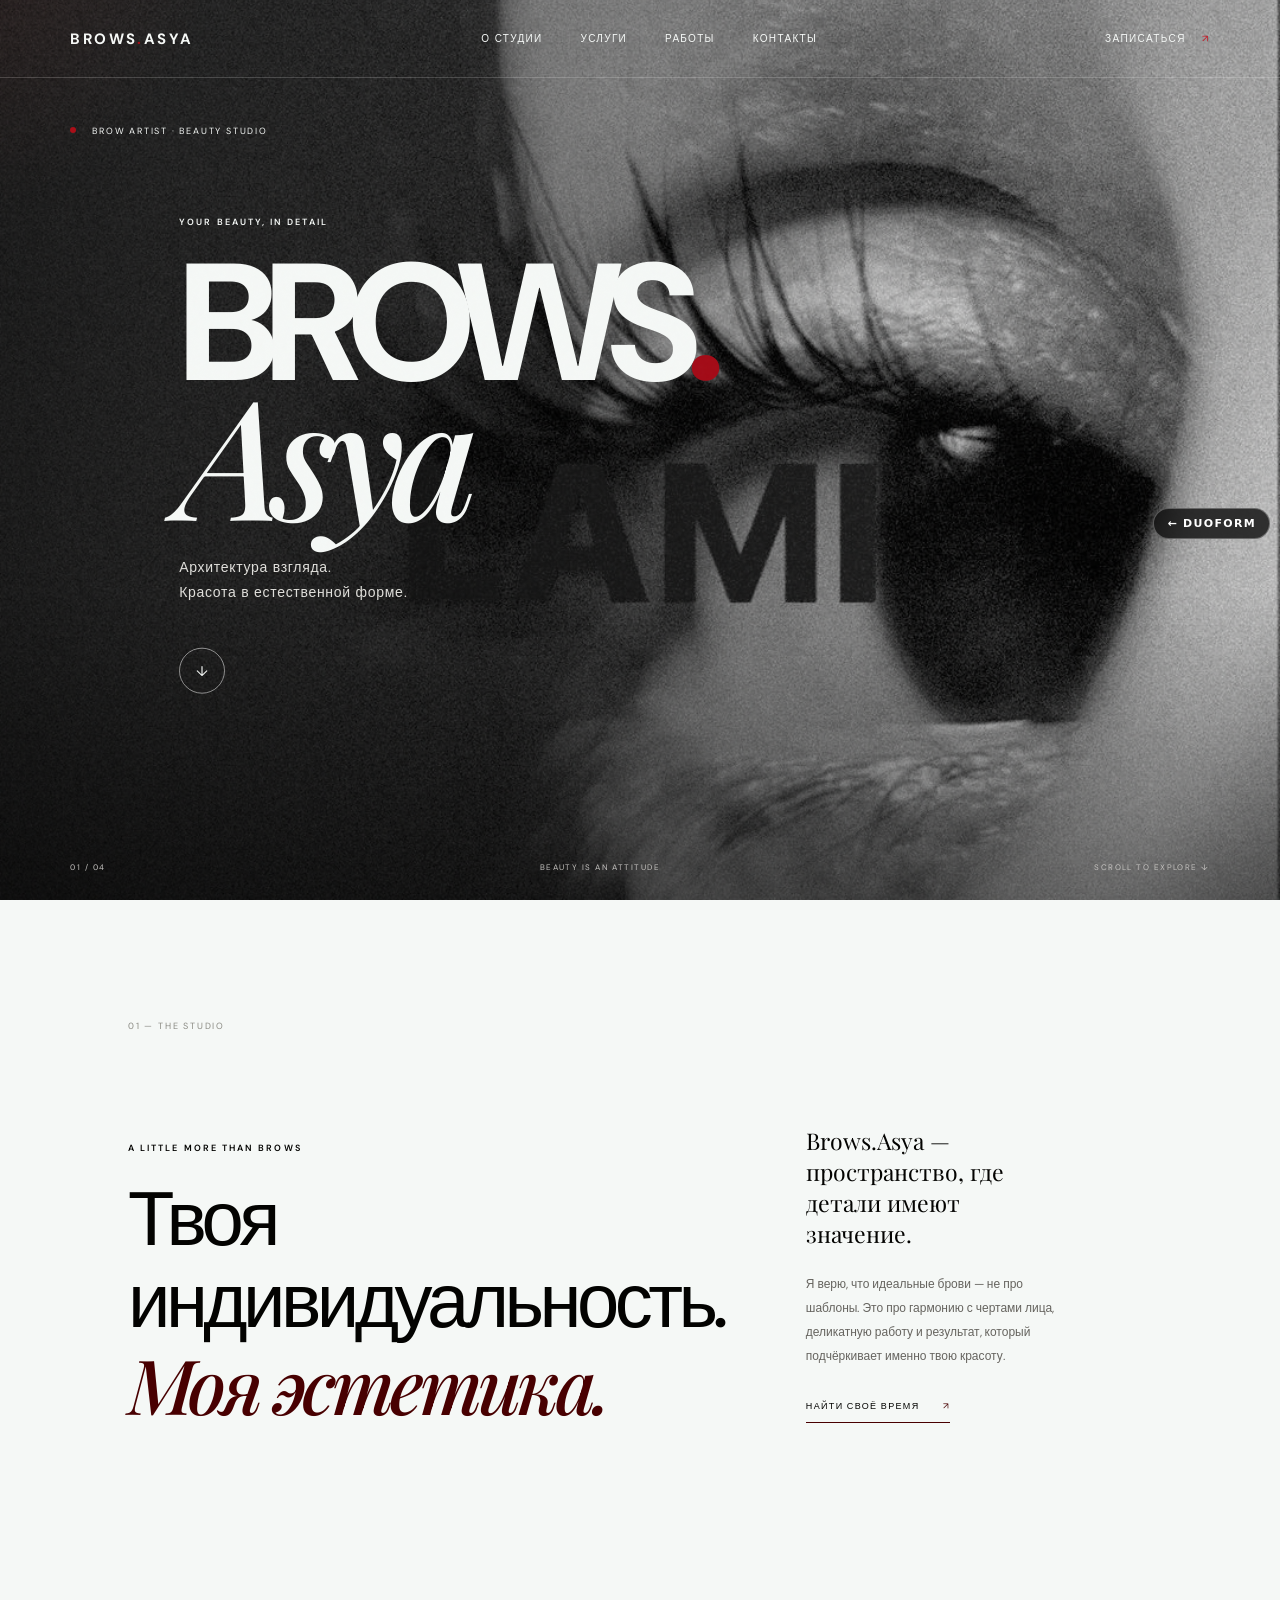
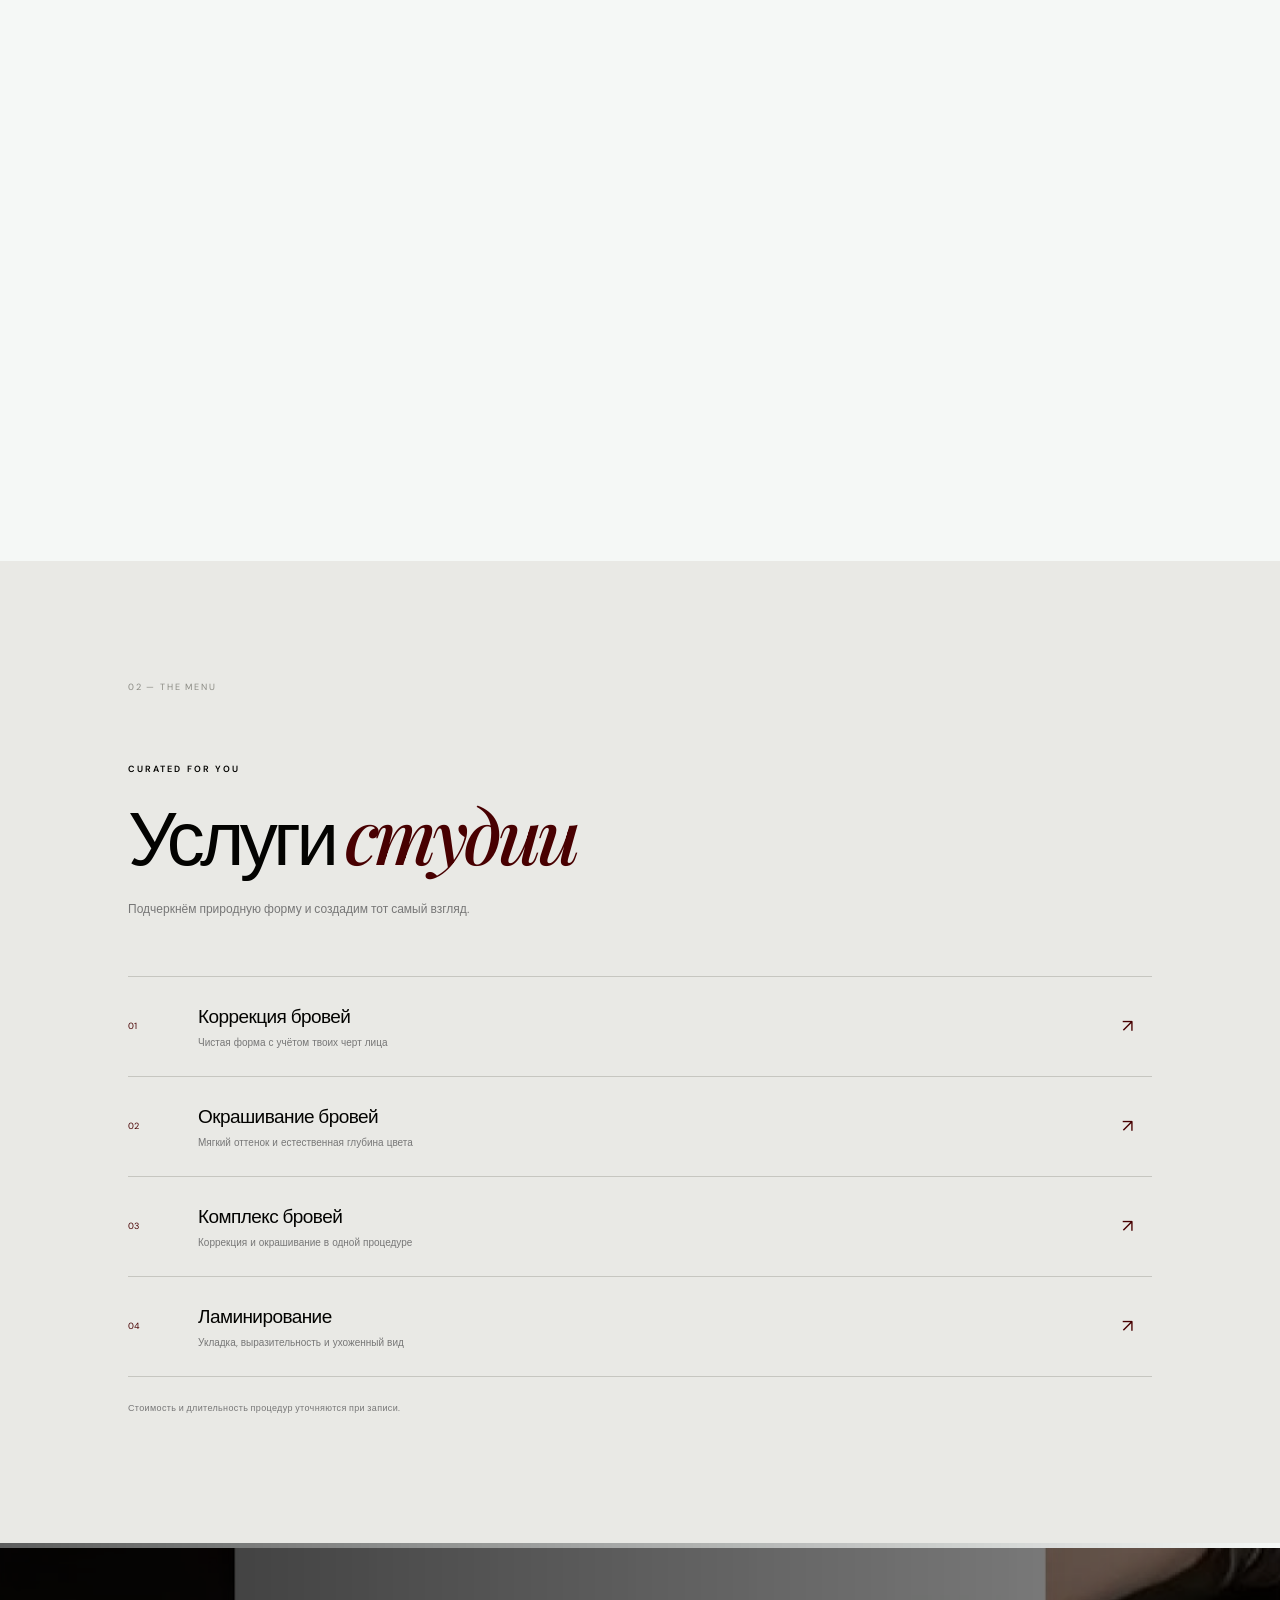
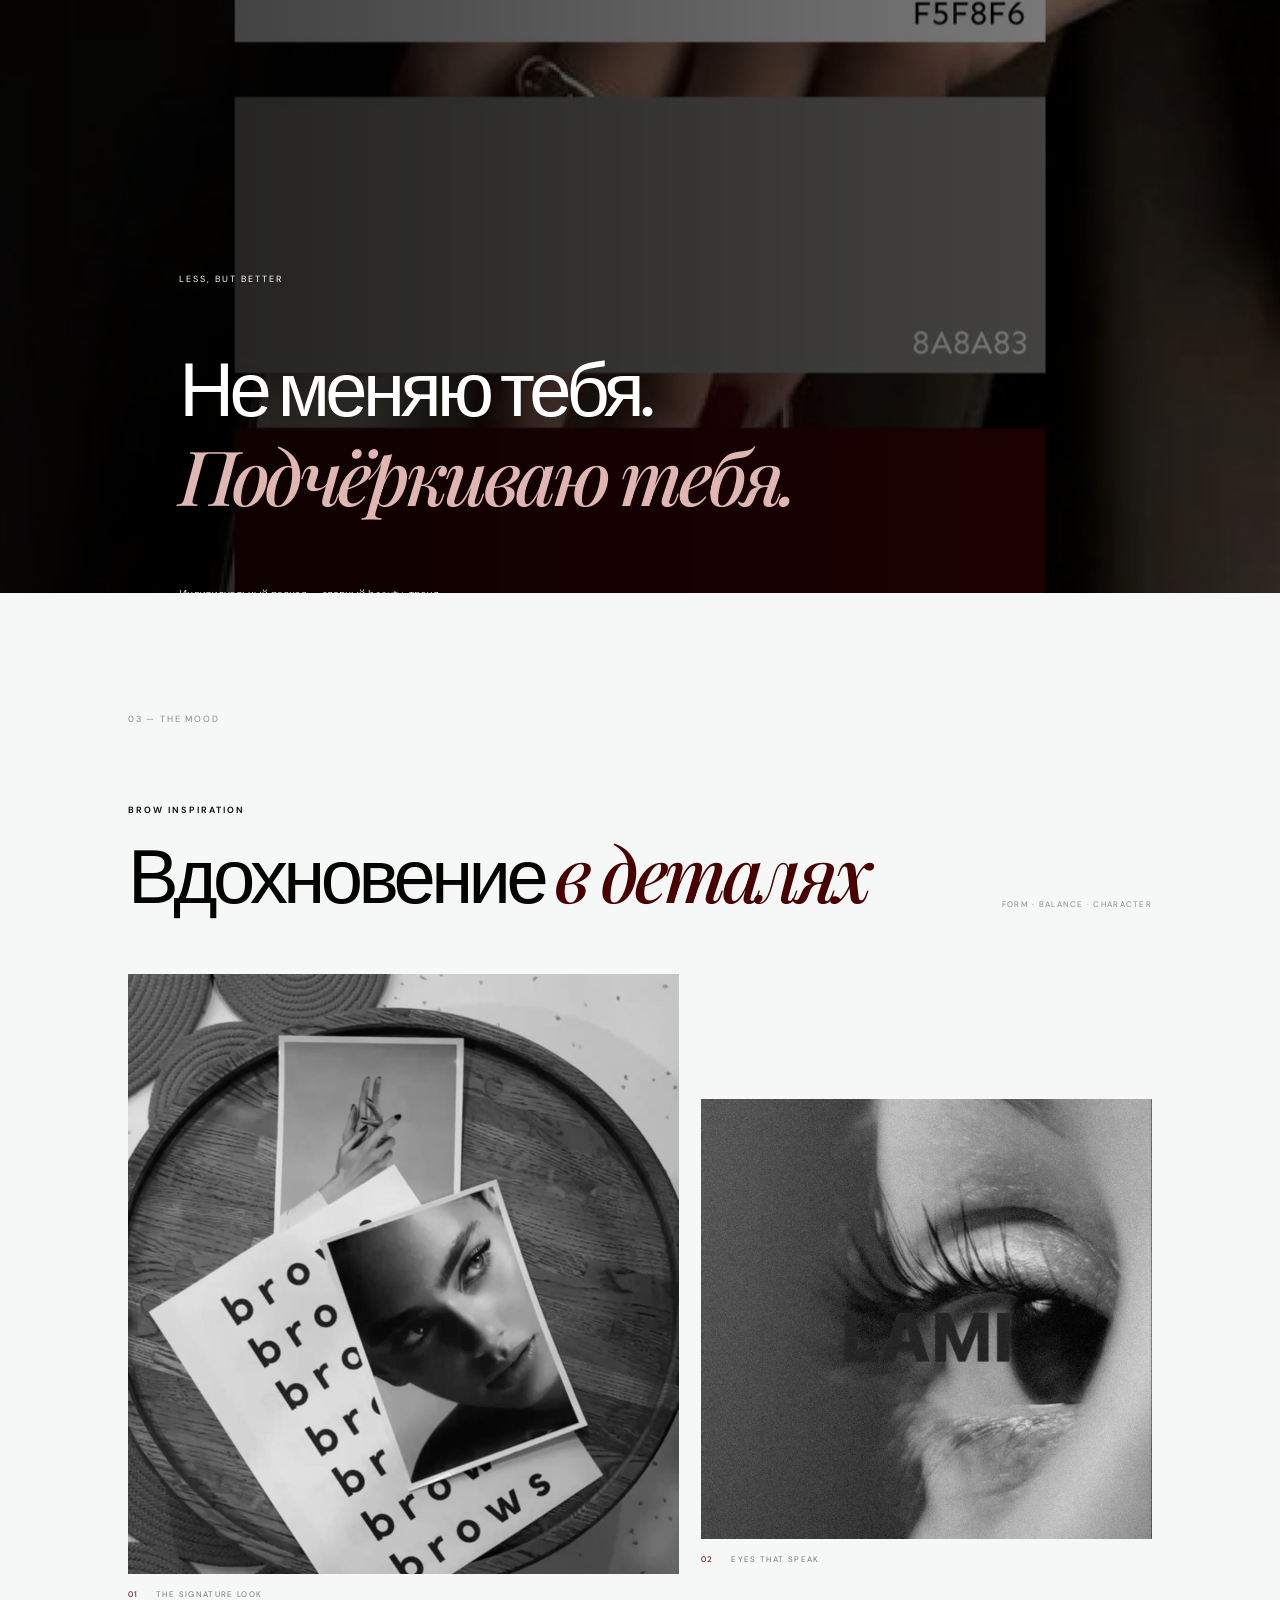
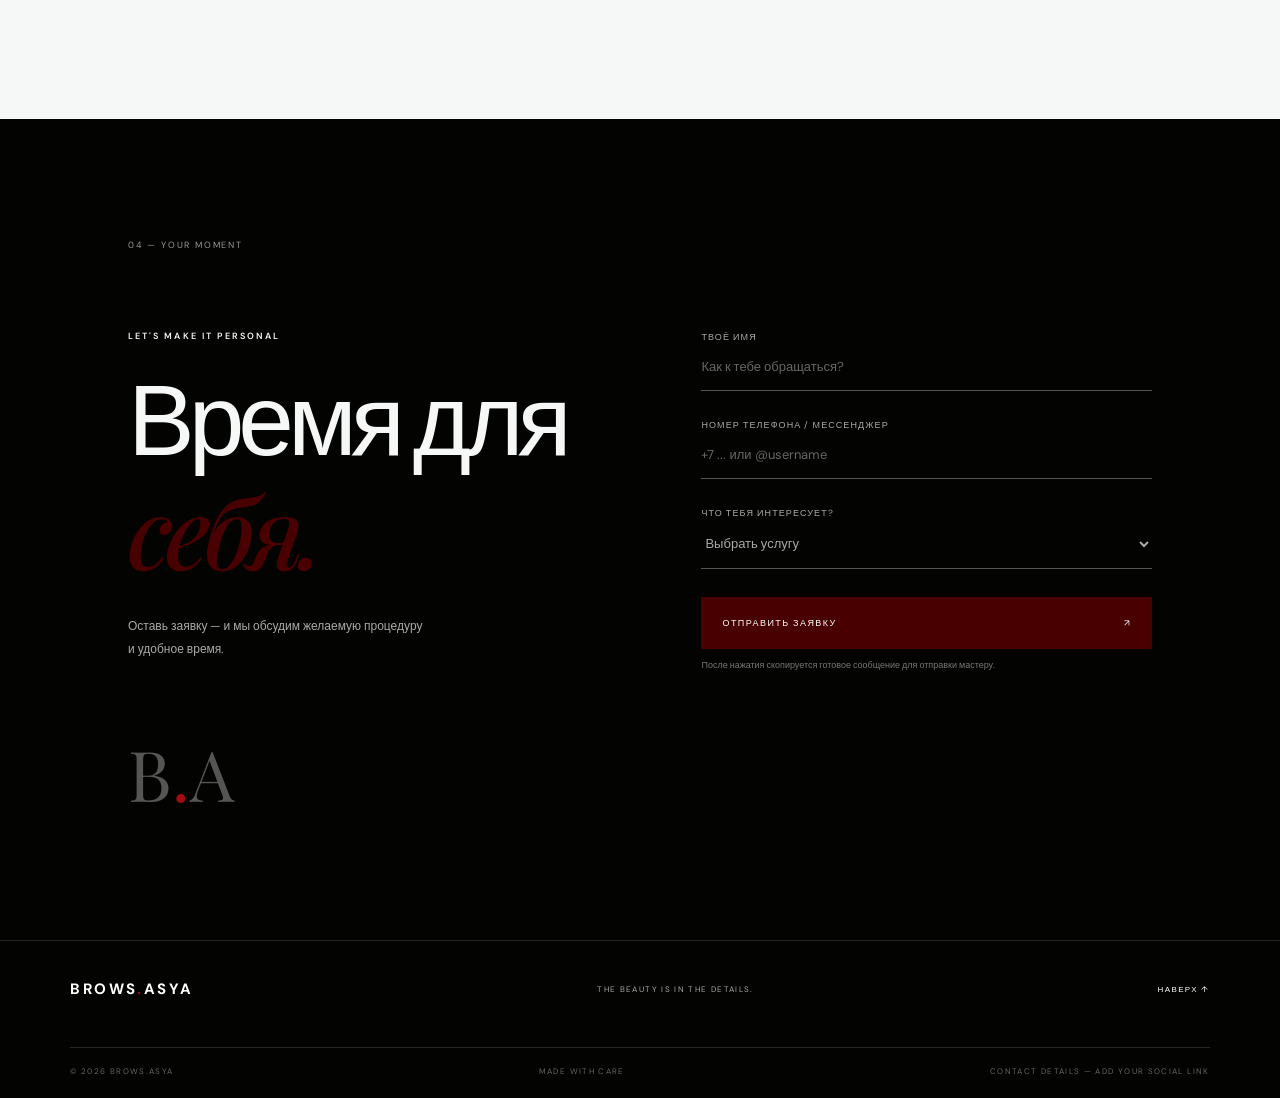
<file: beauty/index.html>
<!DOCTYPE html>
<html lang="ru">
<head>
  <meta charset="UTF-8">
  <meta name="viewport" content="width=device-width, initial-scale=1.0">
  <meta name="theme-color" content="#030301">
  <meta name="description" content="Brows.Asya — эстетика выразительных бровей. Индивидуальный подход, точность и внимание к деталям.">
  <title>Brows.Asya — Brow studio</title>
  <link rel="preconnect" href="https://fonts.googleapis.com">
  <link rel="preconnect" href="https://fonts.gstatic.com" crossorigin>
  <link href="https://fonts.googleapis.com/css2?family=DM+Sans:wght@400;500;600;700&family=Playfair+Display:ital,wght@0,500;0,600;1,500;1,600&display=swap" rel="stylesheet">
  <link rel="stylesheet" href="style.css">
<link rel="stylesheet" href="../shared/fx.css">
<link rel="icon" href="data:image/svg+xml,%3Csvg xmlns='http://www.w3.org/2000/svg' viewBox='0 0 100 100'%3E%3Crect width='100' height='100' rx='22' fill='%2307070a'/%3E%3Crect x='22' y='22' width='38' height='38' rx='11' fill='none' stroke='%23d8c6a4' stroke-width='4'/%3E%3Crect x='40' y='40' width='38' height='38' rx='11' fill='%237c6cff' fill-opacity='.55' stroke='%2337e6c8' stroke-width='4'/%3E%3C/svg%3E">
</head>
<body>
  <div class="grain"></div>
  <header class="topbar">
    <a class="wordmark" href="#home" aria-label="Brows.Asya — главная">BROWS<span>.</span>ASYA</a>
    <nav class="nav" id="nav">
      <a href="#about">О студии</a><a href="#services">Услуги</a><a href="#works">Работы</a><a href="#contact">Контакты</a>
    </nav>
    <a class="nav-cta" href="#booking">Записаться <span>↗</span></a>
    <button class="menu-toggle" aria-label="Открыть меню" aria-expanded="false"><i></i><i></i></button>
  </header>

  <main>
    <section class="hero" id="home">
      <div class="hero-image"></div>
      <div class="hero-shade"></div>
      <div class="hero-kicker reveal"><span class="dot"></span> BROW ARTIST · BEAUTY STUDIO</div>
      <div class="hero-center">
        <p class="eyebrow reveal">YOUR BEAUTY, IN DETAIL</p>
        <h1 class="reveal">Brows<span>.</span><br><em>Asya</em></h1>
        <p class="hero-copy reveal">Архитектура взгляда.<br>Красота в естественной форме.</p>
        <a class="round-link reveal" href="#about" aria-label="Узнать о студии"><span>↓</span></a>
      </div>
      <div class="hero-bottom"><span>01 / 04</span><span>BEAUTY IS AN ATTITUDE</span><span>SCROLL TO EXPLORE ↓</span></div>
    </section>

    <section class="intro section-pad" id="about">
      <div class="section-index reveal">01 — THE STUDIO</div>
      <div class="intro-grid">
        <div class="intro-title reveal"><p class="eyebrow">A LITTLE MORE THAN BROWS</p><h2>Твоя индивидуальность.<br><em>Моя эстетика.</em></h2></div>
        <div class="intro-text reveal"><p class="lead">Brows.Asya — пространство, где детали имеют значение.</p><p>Я верю, что идеальные брови — не про шаблоны. Это про гармонию с чертами лица, деликатную работу и результат, который подчёркивает именно твою красоту.</p><a class="text-link" href="#booking">Найти своё время <span>↗</span></a></div>
      </div>
      <div class="intro-photo reveal"><img src="assets/studio-tools.jpg" alt="Рабочее пространство brow studio"><div class="photo-note">THE ART OF DETAILS <span>— BROWS.ASYA</span></div></div>
    </section>

    <section class="services section-pad" id="services">
      <div class="section-index reveal">02 — THE MENU</div>
      <div class="services-head reveal"><p class="eyebrow">CURATED FOR YOU</p><h2>Услуги <em>студии</em></h2><p>Подчеркнём природную форму и создадим тот самый взгляд.</p></div>
      <div class="service-list">
        <article class="service-row reveal"><span class="service-no">01</span><div><h3>Коррекция бровей</h3><p>Чистая форма с учётом твоих черт лица</p></div><span class="service-arrow">↗</span></article>
        <article class="service-row reveal"><span class="service-no">02</span><div><h3>Окрашивание бровей</h3><p>Мягкий оттенок и естественная глубина цвета</p></div><span class="service-arrow">↗</span></article>
        <article class="service-row reveal"><span class="service-no">03</span><div><h3>Комплекс бровей</h3><p>Коррекция и окрашивание в одной процедуре</p></div><span class="service-arrow">↗</span></article>
        <article class="service-row reveal"><span class="service-no">04</span><div><h3>Ламинирование</h3><p>Укладка, выразительность и ухоженный вид</p></div><span class="service-arrow">↗</span></article>
      </div>
      <p class="price-note">Стоимость и длительность процедур уточняются при записи.</p>
    </section>

    <section class="manifesto">
      <img src="assets/palette.jpg" alt="Эстетика и палитра студии">
      <div class="manifesto-overlay"></div>
      <div class="manifesto-content reveal"><span>LESS, BUT BETTER</span><h2>Не меняю тебя.<br><em>Подчёркиваю тебя.</em></h2><p>Индивидуальный подход — главный beauty-тренд, который всегда актуален.</p></div>
    </section>

    <section class="works section-pad" id="works">
      <div class="section-index reveal">03 — THE MOOD</div>
      <div class="works-heading reveal"><div><p class="eyebrow">BROW INSPIRATION</p><h2>Вдохновение <em>в деталях</em></h2></div><span>FORM · BALANCE · CHARACTER</span></div>
      <div class="gallery">
        <figure class="gallery-main reveal"><img src="assets/brow-editorial.jpg" alt="Редакционная фотография с акцентом на брови"><figcaption><span>01</span> THE SIGNATURE LOOK</figcaption></figure>
        <figure class="gallery-side reveal"><img src="assets/hero-eye.jpg" alt="Крупный план выразительного взгляда"><figcaption><span>02</span> EYES THAT SPEAK</figcaption></figure>
      </div>
    </section>

    <section class="booking section-pad" id="booking">
      <div class="section-index reveal">04 — YOUR MOMENT</div>
      <div class="booking-grid">
        <div class="booking-copy reveal"><p class="eyebrow">LET'S MAKE IT PERSONAL</p><h2>Время для<br><em>себя.</em></h2><p>Оставь заявку — и мы обсудим желаемую процедуру и удобное время.</p><div class="booking-stamp">B<span>.</span>A</div></div>
        <form class="booking-form reveal" id="bookingForm">
          <label>Твоё имя<input name="name" placeholder="Как к тебе обращаться?" required></label>
          <label>Номер телефона / мессенджер<input name="contact" placeholder="+7 ... или @username" required></label>
          <label>Что тебя интересует?
            <select name="service"><option>Выбрать услугу</option><option>Коррекция бровей</option><option>Окрашивание бровей</option><option>Комплекс бровей</option><option>Ламинирование</option><option>Хочу консультацию</option></select>
          </label>
          <button class="submit-btn" type="submit">Отправить заявку <span>↗</span></button>
          <p class="form-hint" id="formHint">После нажатия скопируется готовое сообщение для отправки мастеру.</p>
        </form>
      </div>
    </section>
  </main>

  <footer id="contact">
    <div class="footer-top"><a class="wordmark" href="#home">BROWS<span>.</span>ASYA</a><p>THE BEAUTY IS IN THE DETAILS.</p><a href="#home" class="back-top">НАВЕРХ ↑</a></div>
    <div class="footer-bottom"><span>© <span id="year"></span> BROWS.ASYA</span><span>MADE WITH CARE</span><span>CONTACT DETAILS — ADD YOUR SOCIAL LINK</span></div>
  </footer>
  <script src="script.js"></script>
<script src="../shared/fx.js" defer></script>
</body>
</html>
</file>
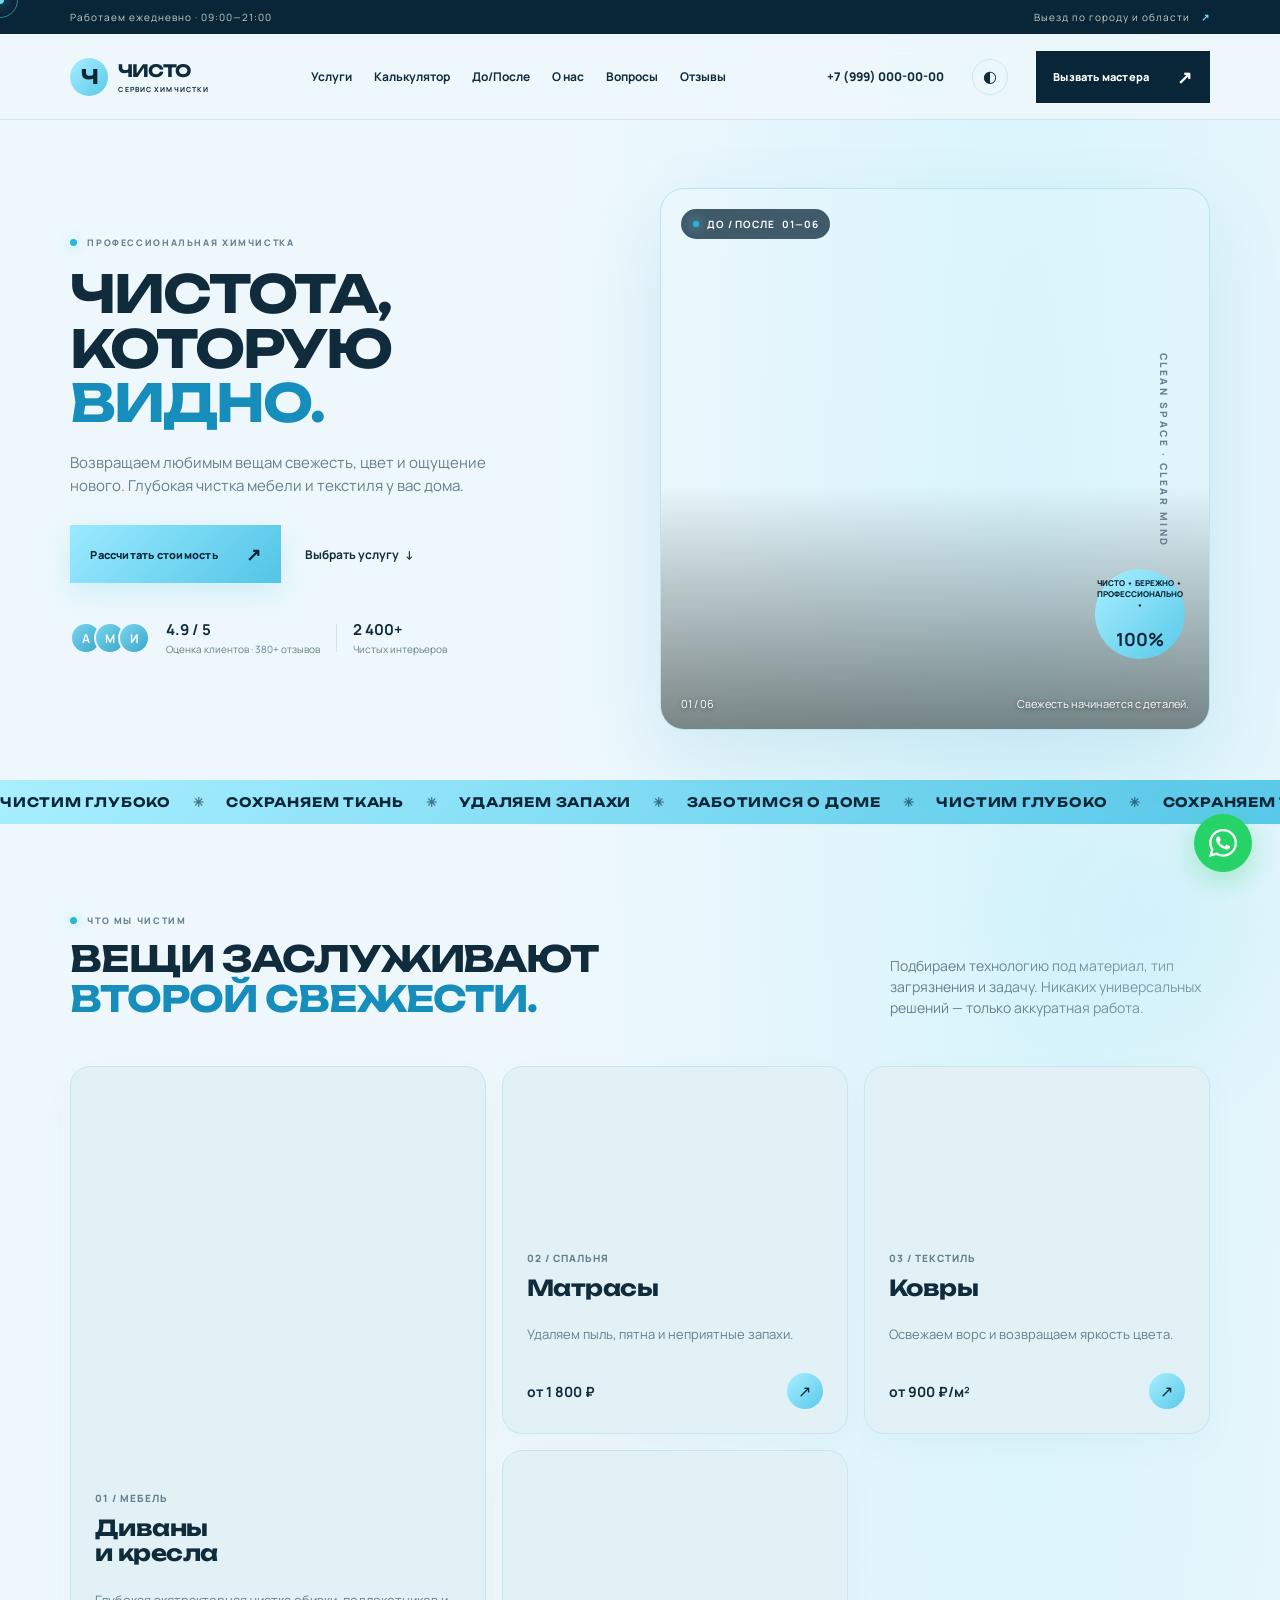
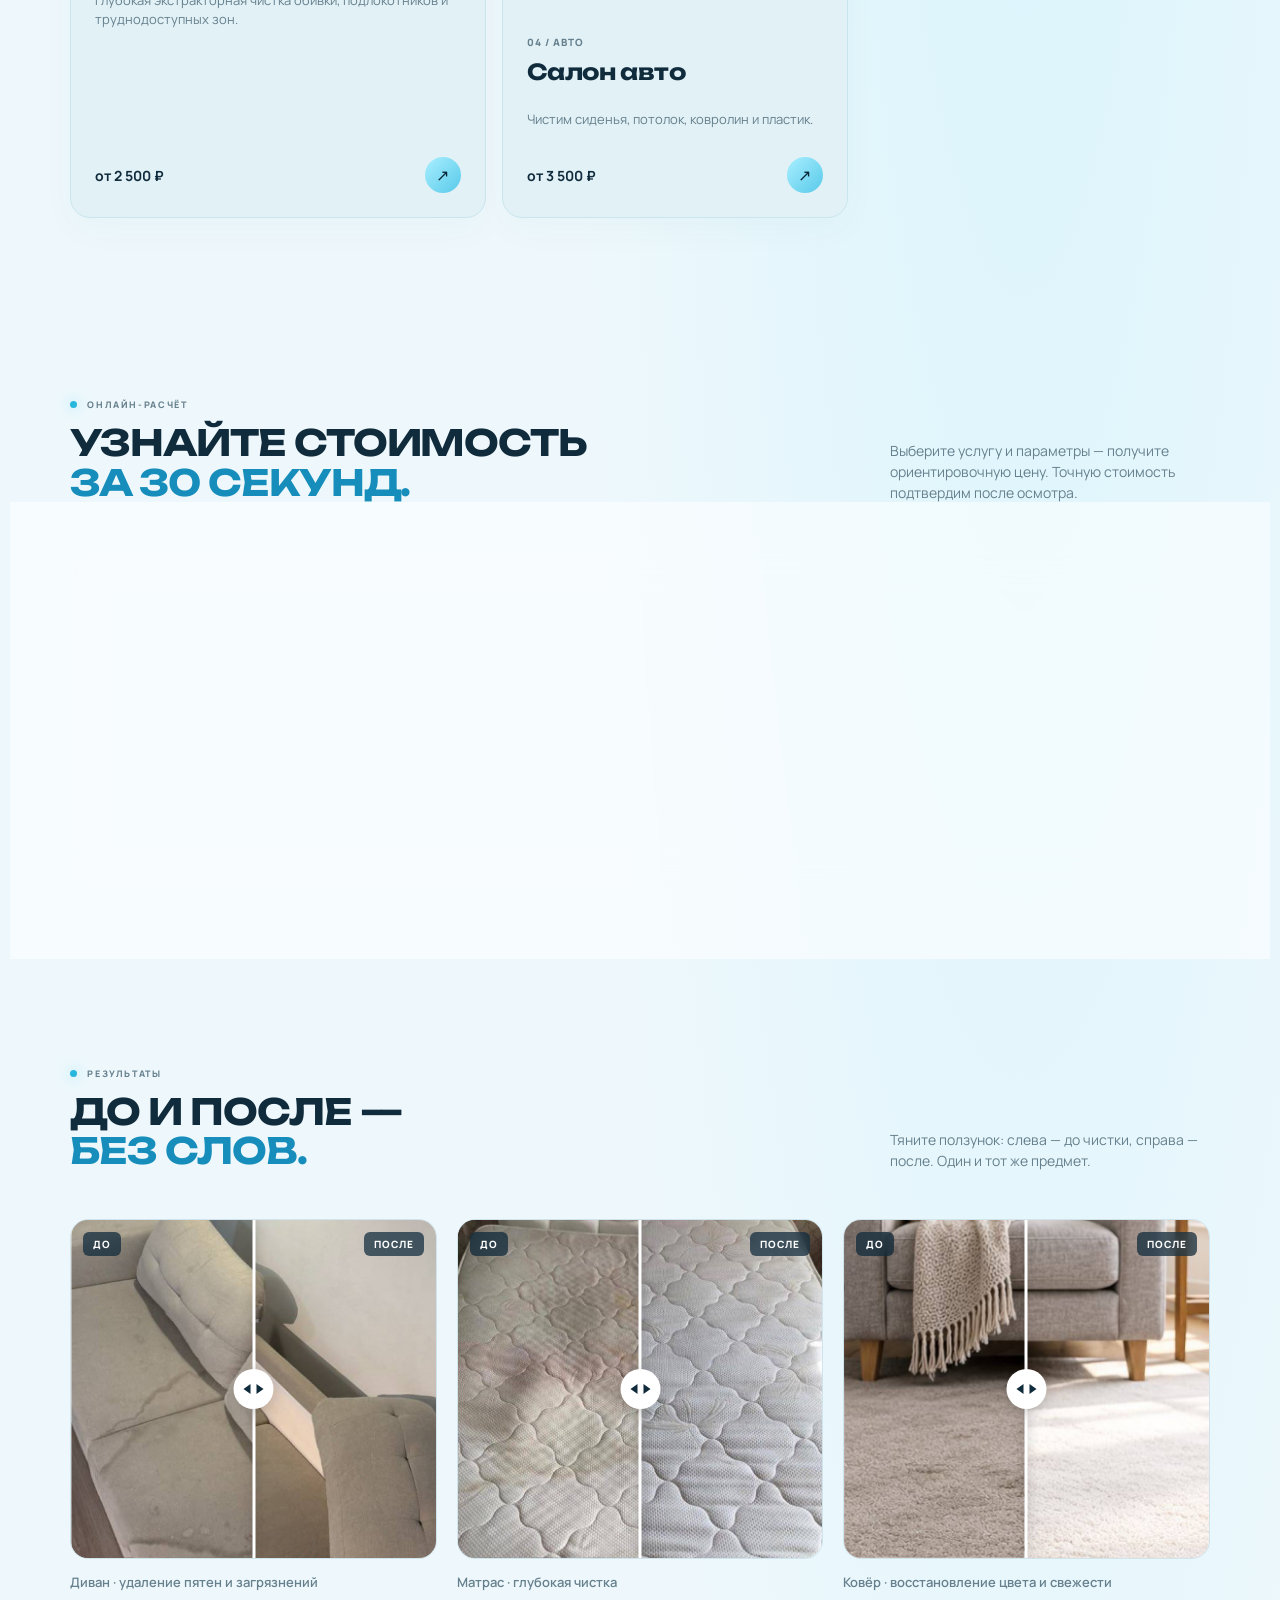
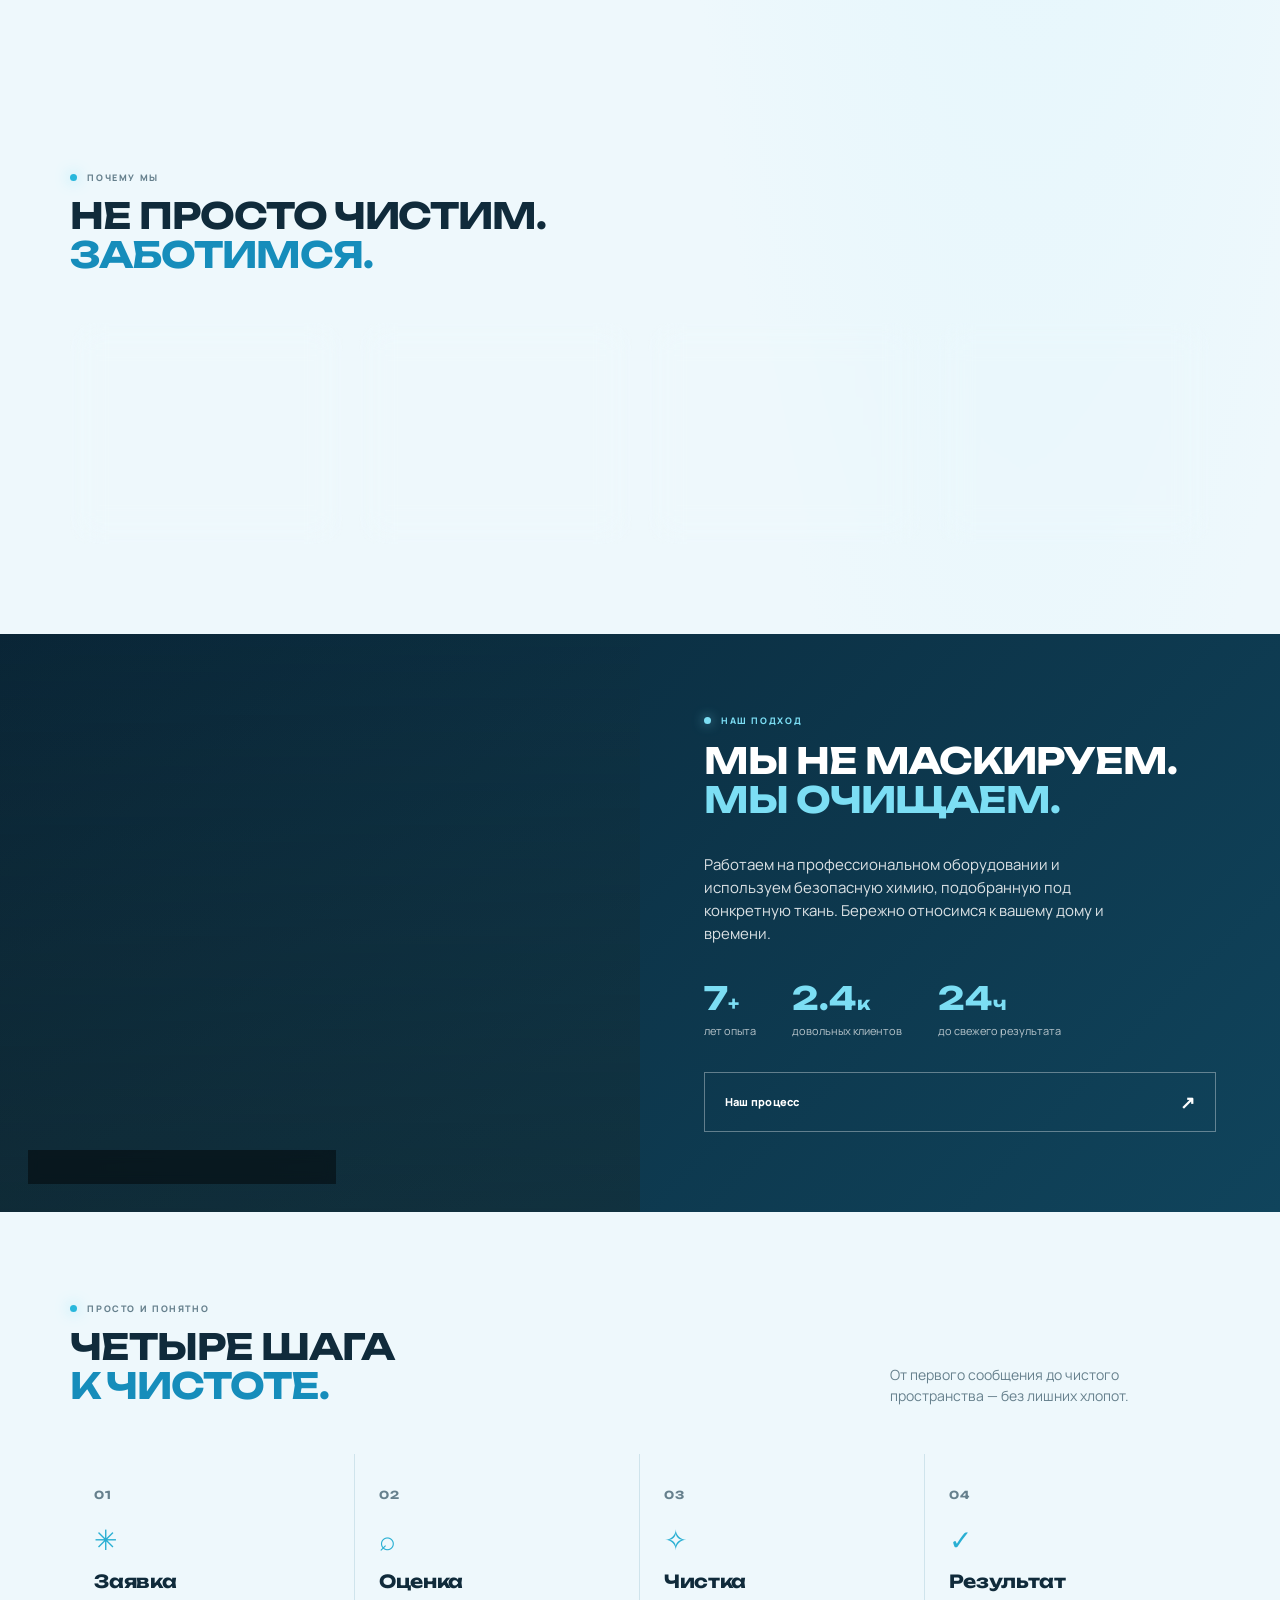
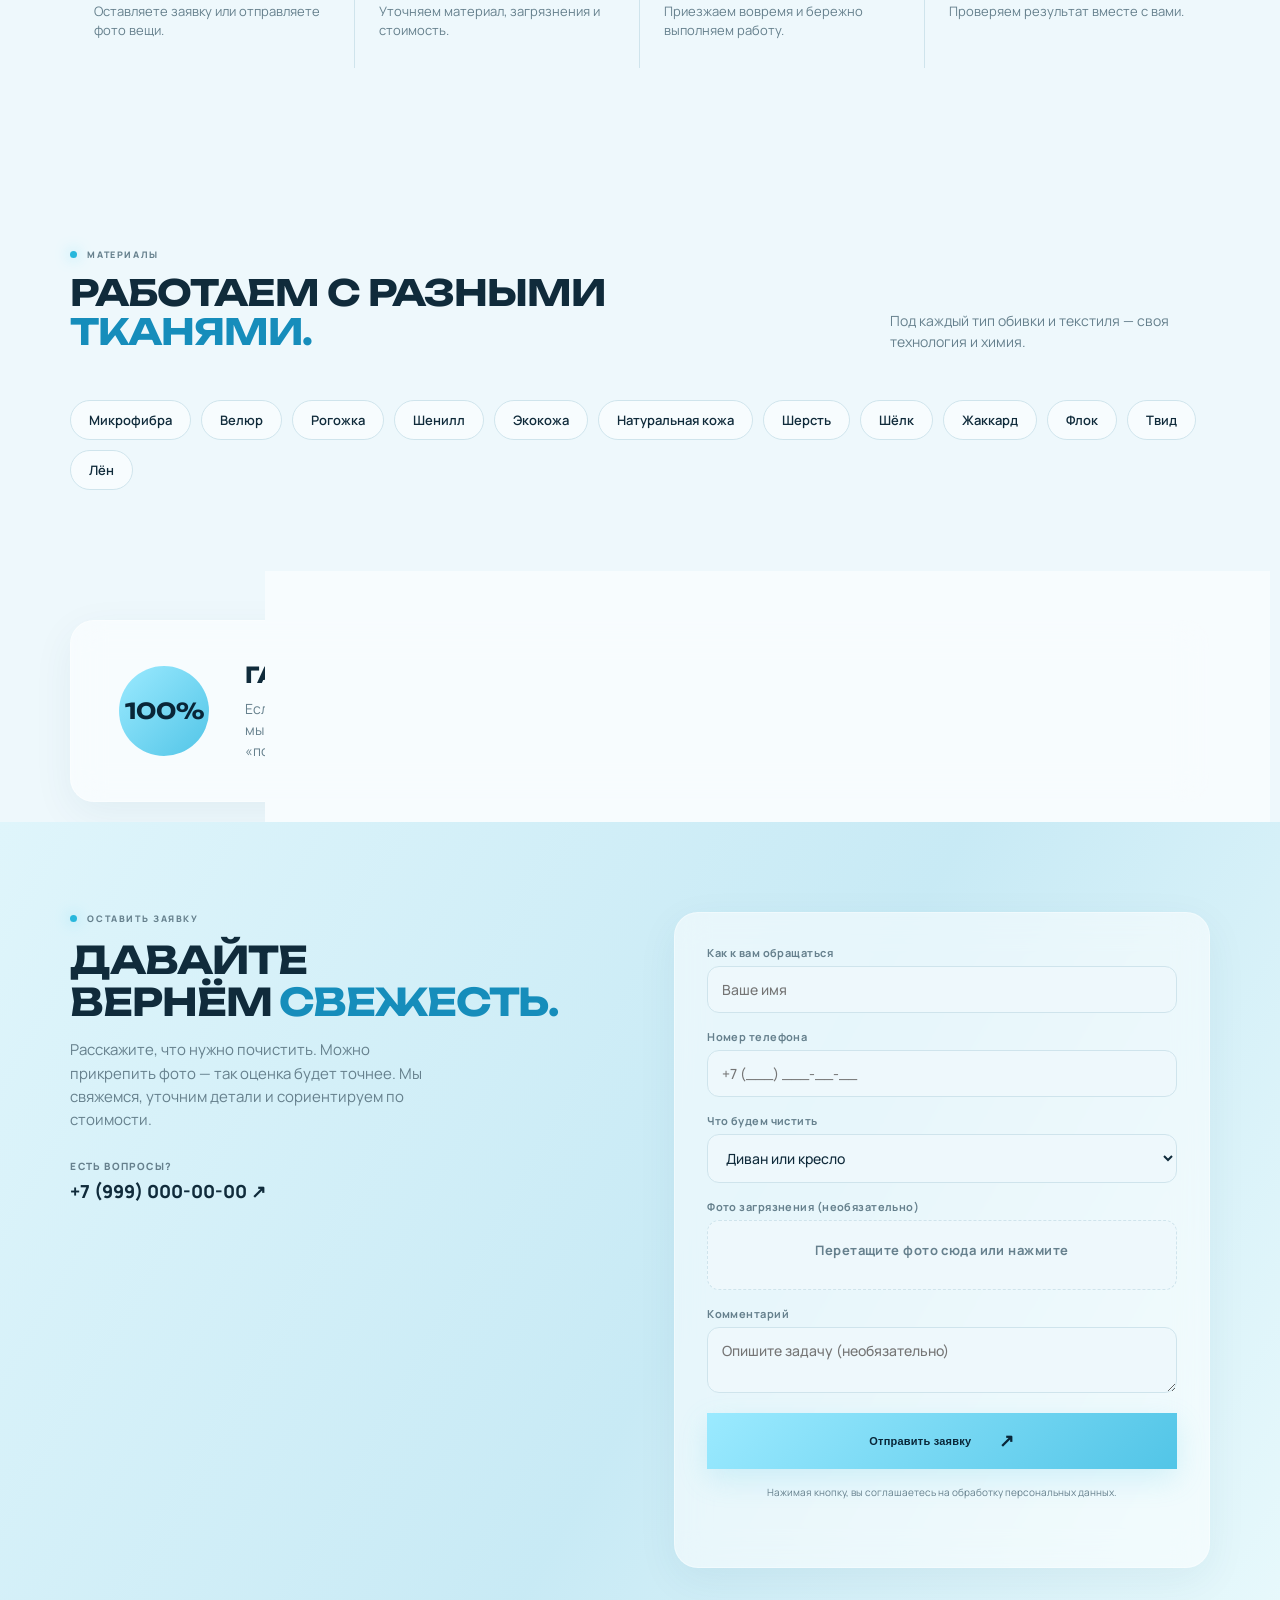
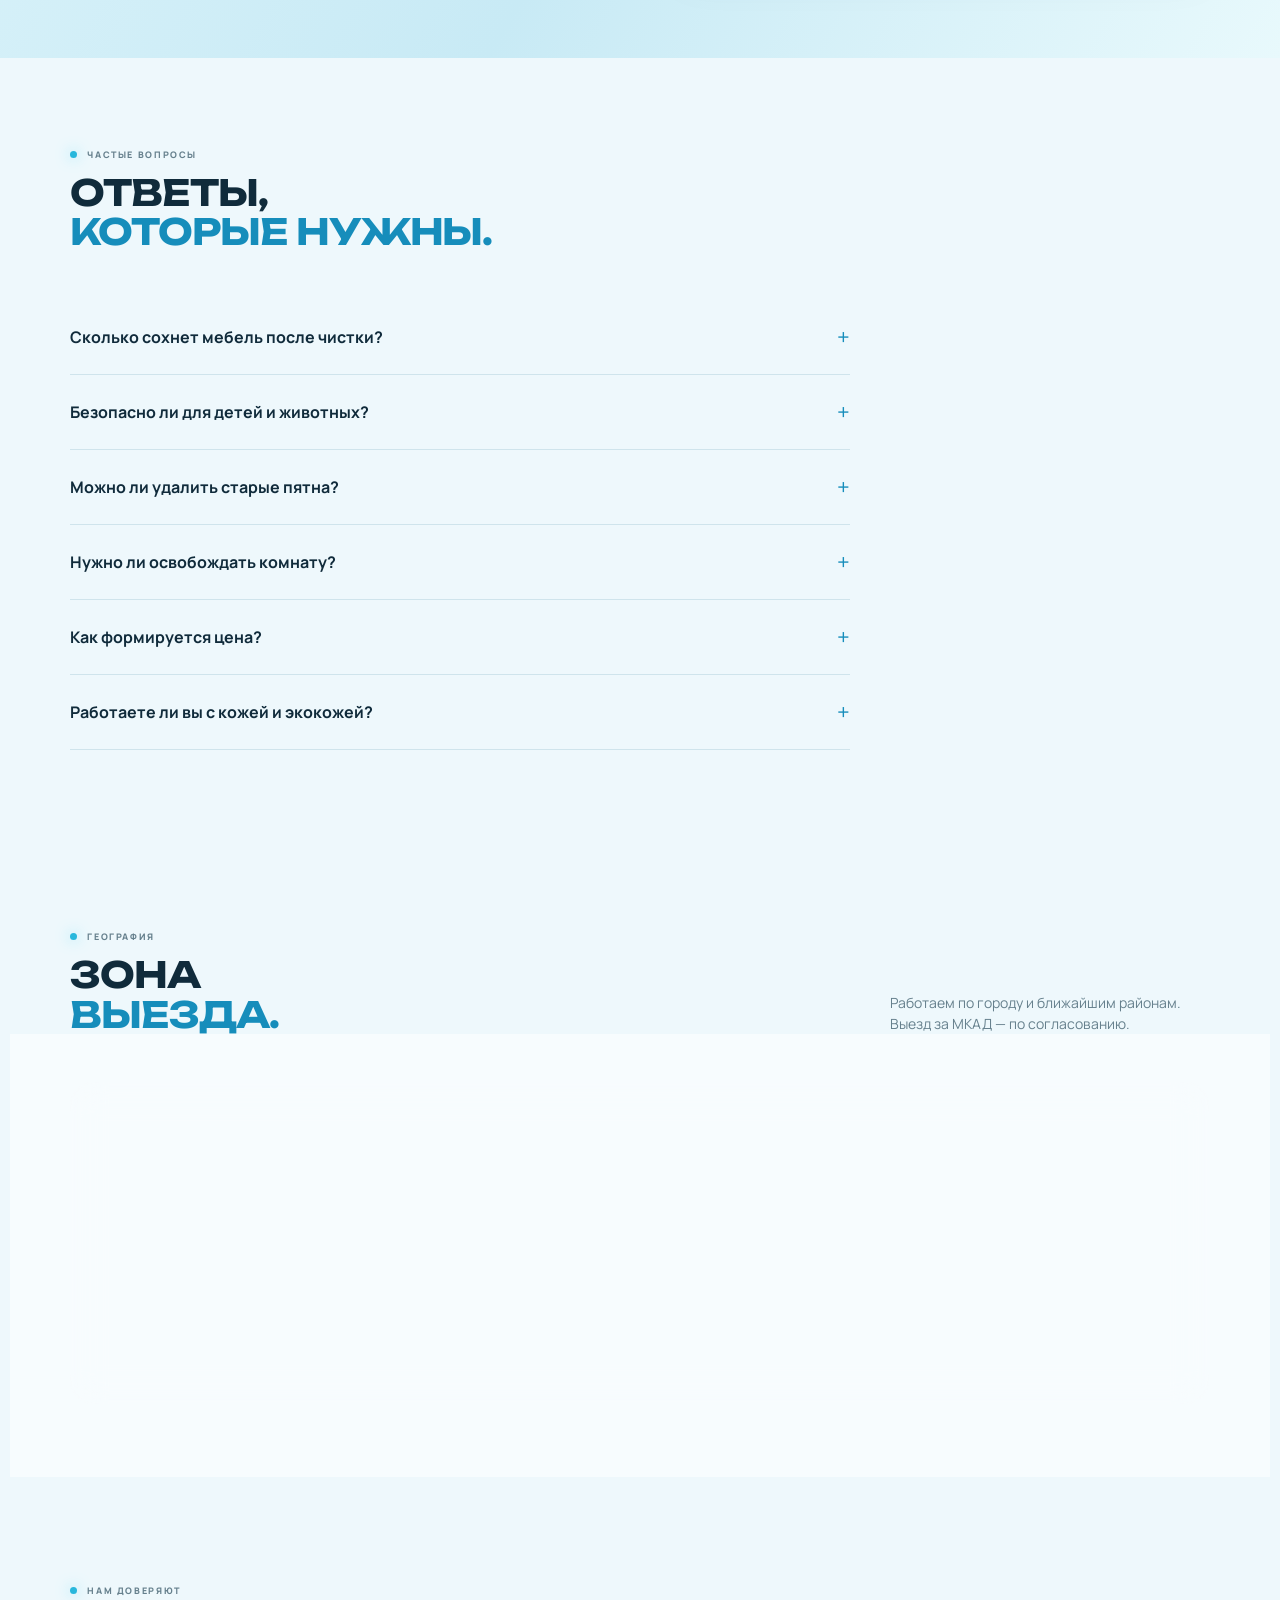
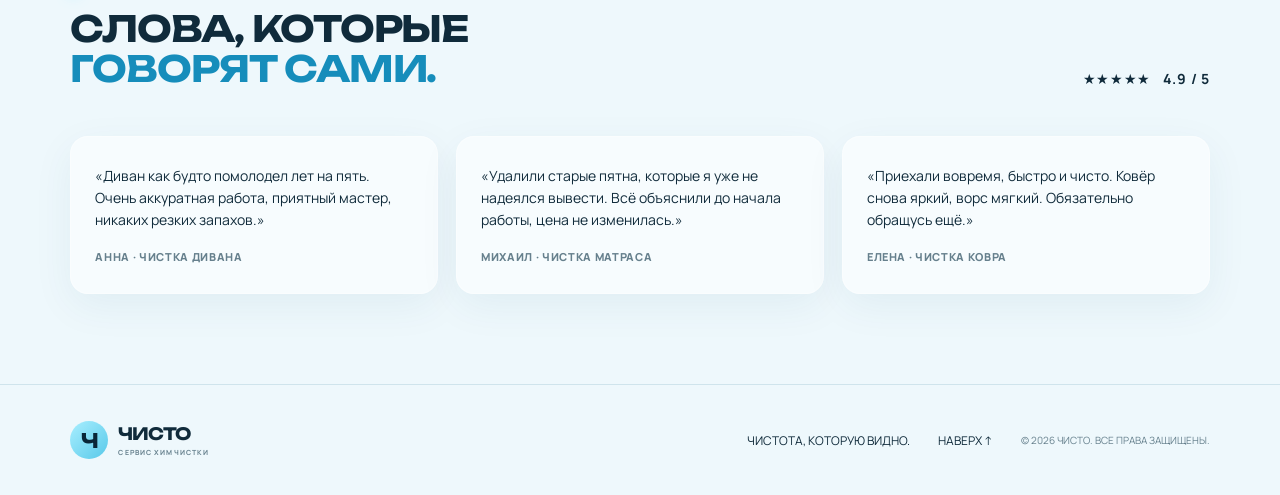
<file: cleaning/index.html>
<!doctype html>
<html lang="ru">
<head>
<meta charset="utf-8">
<meta name="viewport" content="width=device-width,initial-scale=1">
<meta name="theme-color" content="#eef8fc">
<meta name="description" content="Профессиональная химчистка мебели, матрасов, ковров и салона автомобиля. Бережно, глубоко, с гарантией результата.">
<title>ЧИСТО — химчистка с заботой о вещах</title>
<link rel="preconnect" href="https://fonts.googleapis.com">
<link rel="preconnect" href="https://fonts.gstatic.com" crossorigin>
<link href="https://fonts.googleapis.com/css2?family=Manrope:wght@400;500;600;700;800&family=Unbounded:wght@500;600;700&display=swap" rel="stylesheet">
<link rel="stylesheet" href="style.css">
</head>
<body>
<div class="cursor" id="cursor"></div>
<div class="cursor-follower" id="cursorFollower"></div>

<!-- Global soap bubbles background -->
<div class="global-bubbles" aria-hidden="true">
  <i></i><i></i><i></i><i></i><i></i><i></i><i></i><i></i><i></i><i></i>
  <i></i><i></i><i></i><i></i><i></i><i></i><i></i><i></i>
</div>

<div class="topline">
  <span>Работаем ежедневно · 09:00—21:00</span>
  <span>Выезд по городу и области <b>↗</b></span>
</div>

<header class="header">
  <a class="logo" href="#top">
    <span class="logo-mark">Ч</span>
    <span>ЧИСТО<small>СЕРВИС ХИМЧИСТКИ</small></span>
  </a>
  <nav id="nav">
    <a href="#services">Услуги</a>
    <a href="#calculator">Калькулятор</a>
    <a href="#gallery">До/После</a>
    <a href="#about">О нас</a>
    <a href="#faq">Вопросы</a>
    <a href="#reviews">Отзывы</a>
  </nav>
  <a class="head-phone" href="tel:+79990000000">+7 (999) 000-00-00</a>
  <button class="theme-toggle" id="themeToggle" aria-label="Переключить тему" title="Тема">◐</button>
  <button class="menu" aria-label="Открыть меню">☰</button>
  <a class="button button-dark head-cta" href="#booking">Вызвать мастера <span>↗</span></a>
</header>

<main id="top">

  <section class="hero">
    <div class="hero-copy">
      <div class="eyebrow"><i></i> ПРОФЕССИОНАЛЬНАЯ ХИМЧИСТКА</div>
      <h1>ЧИСТОТА,<br>КОТОРУЮ <em>ВИДНО.</em></h1>
      <p class="hero-lead">Возвращаем любимым вещам свежесть, цвет и ощущение нового. Глубокая чистка мебели и текстиля у вас дома.</p>
      <div class="hero-actions">
        <a class="button button-lime" href="#booking">Рассчитать стоимость <span>↗</span></a>
        <a class="text-link" href="#services">Выбрать услугу <span>↓</span></a>
      </div>
      <div class="hero-proof">
        <div class="avatars"><b>А</b><b>М</b><b>И</b></div>
        <div><strong>4.9 / 5</strong><small>Оценка клиентов · 380+ отзывов</small></div>
        <div class="proof-divider"></div>
        <div><strong>2 400+</strong><small>Чистых интерьеров</small></div>
      </div>
    </div>
    <div class="hero-visual" data-parallax>
      <div class="hero-photo"></div>
      <div class="soap-bubbles" aria-hidden="true">
        <i></i><i></i><i></i><i></i><i></i><i></i><i></i><i></i><i></i><i></i><i></i><i></i><i></i><i></i>
      </div>
      <div class="photo-tag"><span class="tag-dot"></span> ДО / ПОСЛЕ <b>01—06</b></div>
      <div class="round-stamp"><span>ЧИСТО • БЕРЕЖНО • ПРОФЕССИОНАЛЬНО • </span><strong>100%</strong></div>
      <div class="hero-caption"><span>01 / 06</span><span>Свежесть начинается с деталей.</span></div>
    </div>
    <div class="hero-vertical">CLEAN SPACE · CLEAR MIND</div>
  </section>

  <div class="ticker"><div>ЧИСТИМ ГЛУБОКО <b>✳</b> СОХРАНЯЕМ ТКАНЬ <b>✳</b> УДАЛЯЕМ ЗАПАХИ <b>✳</b> ЗАБОТИМСЯ О ДОМЕ <b>✳</b> ЧИСТИМ ГЛУБОКО <b>✳</b> СОХРАНЯЕМ ТКАНЬ <b>✳</b></div></div>

  <section class="section services" id="services">
    <div class="bubble-wash" aria-hidden="true"></div>
    <div class="section-head">
      <div>
        <div class="eyebrow"><i></i> ЧТО МЫ ЧИСТИМ</div>
        <h2>ВЕЩИ ЗАСЛУЖИВАЮТ<br><em>ВТОРОЙ СВЕЖЕСТИ.</em></h2>
      </div>
      <p>Подбираем технологию под материал, тип загрязнения и задачу. Никаких универсальных решений — только аккуратная работа.</p>
    </div>
    <div class="service-grid">
      <article class="service-card service-main">
        <div class="service-img sofa"></div>
        <div class="service-content">
          <span>01 / МЕБЕЛЬ</span>
          <h3>Диваны<br>и кресла</h3>
          <p>Глубокая экстракторная чистка обивки, подлокотников и труднодоступных зон.</p>
          <div class="service-bottom"><b>от 2 500 ₽</b><a href="#booking" aria-label="Заказать чистку дивана">↗</a></div>
        </div>
      </article>
      <article class="service-card">
        <div class="service-img mattress"></div>
        <div class="service-content">
          <span>02 / СПАЛЬНЯ</span>
          <h3>Матрасы</h3>
          <p>Удаляем пыль, пятна и неприятные запахи.</p>
          <div class="service-bottom"><b>от 1 800 ₽</b><a href="#booking">↗</a></div>
        </div>
      </article>
      <article class="service-card">
        <div class="service-img carpet"></div>
        <div class="service-content">
          <span>03 / ТЕКСТИЛЬ</span>
          <h3>Ковры</h3>
          <p>Освежаем ворс и возвращаем яркость цвета.</p>
          <div class="service-bottom"><b>от 900 ₽/м²</b><a href="#booking">↗</a></div>
        </div>
      </article>
      <article class="service-card">
        <div class="service-img car"></div>
        <div class="service-content">
          <span>04 / АВТО</span>
          <h3>Салон авто</h3>
          <p>Чистим сиденья, потолок, ковролин и пластик.</p>
          <div class="service-bottom"><b>от 3 500 ₽</b><a href="#booking">↗</a></div>
        </div>
      </article>
    </div>
  </section>

  <section class="section calculator" id="calculator">
    <div class="section-head">
      <div>
        <div class="eyebrow"><i></i> ОНЛАЙН-РАСЧЁТ</div>
        <h2>УЗНАЙТЕ СТОИМОСТЬ<br><em>ЗА 30 СЕКУНД.</em></h2>
      </div>
      <p>Выберите услугу и параметры — получите ориентировочную цену. Точную стоимость подтвердим после осмотра.</p>
    </div>
    <div class="calc-card glass">
      <div class="calc-fields">
        <label>
          <span>Что чистим</span>
          <select id="calcService">
            <option value="sofa">Диван / кресло</option>
            <option value="mattress">Матрас</option>
            <option value="carpet">Ковёр</option>
            <option value="car">Салон автомобиля</option>
          </select>
        </label>
        <label id="sizeLabel">
          <span>Размер / тип</span>
          <select id="calcSize">
            <option value="2500">2-местный (от 2 500 ₽)</option>
            <option value="3200">3-местный (от 3 200 ₽)</option>
            <option value="4500">Угловой (от 4 500 ₽)</option>
            <option value="1500">Кресло (от 1 500 ₽)</option>
          </select>
        </label>
        <label id="areaLabel" class="hidden">
          <span>Площадь (м²)</span>
          <input type="number" id="calcArea" min="1" max="50" value="6" step="0.5">
        </label>
        <label>
          <span>Сложность загрязнения</span>
          <select id="calcDirt">
            <option value="1">Обычное</option>
            <option value="1.25">Среднее (+25%)</option>
            <option value="1.5">Сильное (+50%)</option>
          </select>
        </label>
      </div>
      <div class="calc-result">
        <div class="calc-price">
          <small>Ориентировочно</small>
          <strong id="calcPrice">2 500 ₽</strong>
        </div>
        <a class="button button-lime" href="#booking" id="calcToForm">Оставить заявку <span>↗</span></a>
        <p class="calc-note">Цена может измениться после осмотра. Без скрытых доплат.</p>
      </div>
    </div>
  </section>

    <section class="section gallery" id="gallery">
    <div class="section-head">
      <div>
        <div class="eyebrow"><i></i> РЕЗУЛЬТАТЫ</div>
        <h2>ДО И ПОСЛЕ —<br><em>БЕЗ СЛОВ.</em></h2>
      </div>
      <p>Тяните ползунок: слева — до чистки, справа — после. Один и тот же предмет.</p>
    </div>
    <div class="ba-grid">
      <div class="ba-item">
        <div class="ba-slider" data-ba>
          <div class="ba-before" style="background-image:url('images/sofa-after.jpg')"></div>
          <div class="ba-after" style="background-image:url('images/sofa-before.jpg')"></div>
          <div class="ba-handle"><span></span></div>
          <div class="ba-labels"><span>ДО</span><span>ПОСЛЕ</span></div>
        </div>
        <p>Диван · удаление пятен и загрязнений</p>
      </div>
      <div class="ba-item">
        <div class="ba-slider" data-ba>
          <div class="ba-before" style="background-image:url('images/mattress-after.jpg')"></div>
          <div class="ba-after" style="background-image:url('images/mattress-before.jpg')"></div>
          <div class="ba-handle"><span></span></div>
          <div class="ba-labels"><span>ДО</span><span>ПОСЛЕ</span></div>
        </div>
        <p>Матрас · глубокая чистка</p>
      </div>
      <div class="ba-item">
        <div class="ba-slider" data-ba>
          <div class="ba-before" style="background-image:url('images/carpet-after.jpg')"></div>
          <div class="ba-after" style="background-image:url('images/carpet-before.jpg')"></div>
          <div class="ba-handle"><span></span></div>
          <div class="ba-labels"><span>ДО</span><span>ПОСЛЕ</span></div>
        </div>
        <p>Ковёр · восстановление цвета и свежести</p>
      </div>
    </div>
  </section>

  <section class="section why" id="why">
    <div class="section-head">
      <div>
        <div class="eyebrow"><i></i> ПОЧЕМУ МЫ</div>
        <h2>НЕ ПРОСТО ЧИСТИМ.<br><em>ЗАБОТИМСЯ.</em></h2>
      </div>
    </div>
    <div class="why-grid">
      <div class="why-card glass">
        <div class="why-icon">◈</div>
        <h3>Безопасная химия</h3>
        <p>Подбираем составы под ткань. Без резкого запаха, безопасно для детей и животных.</p>
      </div>
      <div class="why-card glass">
        <div class="why-icon">◷</div>
        <h3>Выезд в день обращения</h3>
        <p>Работаем ежедневно с 9 до 21. Часто можем приехать уже сегодня.</p>
      </div>
      <div class="why-card glass">
        <div class="why-icon">✓</div>
        <h3>Гарантия результата</h3>
        <p>Если пятно осталось — переделаем бесплатно. Фиксируем результат вместе с вами.</p>
      </div>
      <div class="why-card glass">
        <div class="why-icon">◎</div>
        <h3>Бережное оборудование</h3>
        <p>Профессиональные экстракторы и парогенераторы. Не портим обивку и ворс.</p>
      </div>
    </div>
  </section>

  <section class="manifesto" id="about">
    <div class="manifesto-image">
      <div class="image-note">ЧИСТОТА — ЭТО НЕ ПРОСТО ВИД.</div>
    </div>
    <div class="manifesto-copy">
      <div class="eyebrow"><i></i> НАШ ПОДХОД</div>
      <h2>МЫ НЕ МАСКИРУЕМ.<br><em>МЫ ОЧИЩАЕМ.</em></h2>
      <p>Работаем на профессиональном оборудовании и используем безопасную химию, подобранную под конкретную ткань. Бережно относимся к вашему дому и времени.</p>
      <div class="stats">
        <div><strong>7<span>+</span></strong><small>лет опыта</small></div>
        <div><strong>2.4<span>к</span></strong><small>довольных клиентов</small></div>
        <div><strong>24<span>ч</span></strong><small>до свежего результата</small></div>
      </div>
      <a class="button button-outline" href="#process">Наш процесс <span>↗</span></a>
    </div>
  </section>

  <section class="process section" id="process">
    <div class="eyebrow"><i></i> ПРОСТО И ПОНЯТНО</div>
    <div class="section-head">
      <h2>ЧЕТЫРЕ ШАГА<br><em>К ЧИСТОТЕ.</em></h2>
      <p>От первого сообщения до чистого пространства — без лишних хлопот.</p>
    </div>
    <div class="steps">
      <div class="step"><span>01</span><div class="step-icon">✳</div><h3>Заявка</h3><p>Оставляете заявку или отправляете фото вещи.</p></div>
      <div class="step"><span>02</span><div class="step-icon">⌕</div><h3>Оценка</h3><p>Уточняем материал, загрязнения и стоимость.</p></div>
      <div class="step"><span>03</span><div class="step-icon">✧</div><h3>Чистка</h3><p>Приезжаем вовремя и бережно выполняем работу.</p></div>
      <div class="step"><span>04</span><div class="step-icon">✓</div><h3>Результат</h3><p>Проверяем результат вместе с вами.</p></div>
    </div>
  </section>

  <section class="section fabrics">
    <div class="section-head">
      <div>
        <div class="eyebrow"><i></i> МАТЕРИАЛЫ</div>
        <h2>РАБОТАЕМ С РАЗНЫМИ<br><em>ТКАНЯМИ.</em></h2>
      </div>
      <p>Под каждый тип обивки и текстиля — своя технология и химия.</p>
    </div>
    <div class="fabric-tags">
      <span>Микрофибра</span><span>Велюр</span><span>Рогожка</span><span>Шенилл</span>
      <span>Экокожа</span><span>Натуральная кожа</span><span>Шерсть</span><span>Шёлк</span>
      <span>Жаккард</span><span>Флок</span><span>Твид</span><span>Лён</span>
    </div>
  </section>

  <section class="guarantee">
    <div class="guarantee-inner glass">
      <div class="guarantee-badge">100%</div>
      <div>
        <h2>ГАРАНТИЯ РЕЗУЛЬТАТА</h2>
        <p>Если после чистки осталось видимое загрязнение, которое можно было удалить — мы вернёмся и переделаем работу бесплатно. Фиксируем состояние «до» и «после» вместе с вами.</p>
      </div>
    </div>
  </section>

  <section class="booking" id="booking">
    <div class="booking-bubbles" aria-hidden="true"><i></i><i></i><i></i><i></i><i></i><i></i><i></i><i></i></div>
    <div class="booking-copy">
      <div class="eyebrow"><i></i> ОСТАВИТЬ ЗАЯВКУ</div>
      <h2>ДАВАЙТЕ<br>ВЕРНЁМ <em>СВЕЖЕСТЬ.</em></h2>
      <p>Расскажите, что нужно почистить. Можно прикрепить фото — так оценка будет точнее. Мы свяжемся, уточним детали и сориентируем по стоимости.</p>
      <div class="booking-contact">
        <span>ЕСТЬ ВОПРОСЫ?</span>
        <a href="tel:+79990000000">+7 (999) 000-00-00 ↗</a>
      </div>
    </div>
    <form class="booking-form glass" id="leadForm">
      <label>Как к вам обращаться
        <input name="name" placeholder="Ваше имя" required>
      </label>
      <label>Номер телефона
        <input name="phone" type="tel" placeholder="+7 (___) ___-__-__" required>
      </label>
      <label>Что будем чистить
        <select name="service" id="formService">
          <option>Диван или кресло</option>
          <option>Матрас</option>
          <option>Ковёр</option>
          <option>Салон автомобиля</option>
          <option>Другое</option>
        </select>
      </label>
      <label class="file-label">
        <span>Фото загрязнения (необязательно)</span>
        <div class="file-drop" id="fileDrop">
          <input type="file" name="photo" id="photoInput" accept="image/*" multiple>
          <span class="file-text">Перетащите фото сюда или нажмите</span>
          <span class="file-preview" id="filePreview"></span>
        </div>
      </label>
      <label>Комментарий
        <textarea name="comment" rows="2" placeholder="Опишите задачу (необязательно)"></textarea>
      </label>
      <button class="button button-lime" type="submit">Отправить заявку <span>↗</span></button>
      <small>Нажимая кнопку, вы соглашаетесь на обработку персональных данных.</small>
      <p class="form-result" aria-live="polite"></p>
    </form>
  </section>

  <section class="section faq" id="faq">
    <div class="section-head">
      <div>
        <div class="eyebrow"><i></i> ЧАСТЫЕ ВОПРОСЫ</div>
        <h2>ОТВЕТЫ,<br><em>КОТОРЫЕ НУЖНЫ.</em></h2>
      </div>
    </div>
    <div class="faq-list">
      <details class="faq-item">
        <summary>Сколько сохнет мебель после чистки?</summary>
        <p>Обычно 4–8 часов в зависимости от ткани, влажности и температуры в помещении. Можно ускорить проветриванием и вентиляторами. Мы всегда подсказываем, когда лучше пользоваться вещью.</p>
      </details>
      <details class="faq-item">
        <summary>Безопасно ли для детей и животных?</summary>
        <p>Да. Мы используем профессиональную химию с низким содержанием ЛОС и без резкого запаха. После высыхания поверхность безопасна. При аллергиях можем подобрать максимально мягкий состав.</p>
      </details>
      <details class="faq-item">
        <summary>Можно ли удалить старые пятна?</summary>
        <p>Во многих случаях — да. Результат зависит от типа пятна, ткани и того, как долго оно было. Мы всегда честно говорим, что реально вывести, а что только осветлить.</p>
      </details>
      <details class="faq-item">
        <summary>Нужно ли освобождать комнату?</summary>
        <p>Достаточно освободить доступ к мебели. Крупные предметы мы аккуратно отодвигаем сами. После работы оставляем чисто.</p>
      </details>
      <details class="faq-item">
        <summary>Как формируется цена?</summary>
        <p>По типу изделия, размеру, состоянию и сложности загрязнений. Ориентир можно получить в калькуляторе на сайте. Точную стоимость называем после осмотра или фото — без скрытых доплат.</p>
      </details>
      <details class="faq-item">
        <summary>Работаете ли вы с кожей и экокожей?</summary>
        <p>Да. Для кожи используем специальные очищающие и питательные составы, которые не пересушивают материал.</p>
      </details>
    </div>
  </section>

  <section class="section zone" id="zone">
    <div class="section-head">
      <div>
        <div class="eyebrow"><i></i> ГЕОГРАФИЯ</div>
        <h2>ЗОНА<br><em>ВЫЕЗДА.</em></h2>
      </div>
      <p>Работаем по городу и ближайшим районам. Выезд за МКАД — по согласованию.</p>
    </div>
    <div class="zone-card glass">
      <div class="zone-map">
        <div class="zone-pin"></div>
        <div class="zone-rings"><i></i><i></i><i></i></div>
        <span class="zone-label">Москва и область</span>
      </div>
      <div class="zone-info">
        <h3>Куда приезжаем</h3>
        <ul>
          <li>Москва (все округа)</li>
          <li>Ближнее Подмосковье (до 30 км)</li>
          <li>Дальше — по договорённости</li>
        </ul>
        <p class="zone-note">Точное время приезда согласуем при подтверждении заявки. Часто можем в день обращения.</p>
      </div>
    </div>
  </section>

  <section class="reviews section" id="reviews">
    <div class="eyebrow"><i></i> НАМ ДОВЕРЯЮТ</div>
    <div class="section-head">
      <h2>СЛОВА, КОТОРЫЕ<br><em>ГОВОРЯТ САМИ.</em></h2>
      <div class="review-score">★★★★★ <b>4.9 / 5</b></div>
    </div>
    <div class="review-grid">
      <blockquote>«Диван как будто помолодел лет на пять. Очень аккуратная работа, приятный мастер, никаких резких запахов.»<footer>АННА · ЧИСТКА ДИВАНА</footer></blockquote>
      <blockquote>«Удалили старые пятна, которые я уже не надеялся вывести. Всё объяснили до начала работы, цена не изменилась.»<footer>МИХАИЛ · ЧИСТКА МАТРАСА</footer></blockquote>
      <blockquote>«Приехали вовремя, быстро и чисто. Ковёр снова яркий, ворс мягкий. Обязательно обращусь ещё.»<footer>ЕЛЕНА · ЧИСТКА КОВРА</footer></blockquote>
    </div>
  </section>

</main>

<footer class="footer">
  <a class="logo" href="#top">
    <span class="logo-mark">Ч</span>
    <span>ЧИСТО<small>СЕРВИС ХИМЧИСТКИ</small></span>
  </a>
  <span>ЧИСТОТА, КОТОРУЮ ВИДНО.</span>
  <a href="#top">НАВЕРХ ↑</a>
  <small>© 2026 ЧИСТО. ВСЕ ПРАВА ЗАЩИЩЕНЫ.</small>
</footer>

<a class="wa-float" href="https://wa.me/79990000000?text=%D0%97%D0%B4%D1%80%D0%B0%D0%B2%D1%81%D1%82%D0%B2%D1%83%D0%B9%D1%82%D0%B5!%20%D0%A5%D0%BE%D1%87%D1%83%20%D1%83%D0%B7%D0%BD%D0%B0%D1%82%D1%8C%20%D1%81%D1%82%D0%BE%D0%B8%D0%BC%D0%BE%D1%81%D1%82%D1%8C%20%D1%85%D0%B8%D0%BC%D1%87%D0%B8%D1%81%D1%82%D0%BA%D0%B8" target="_blank" rel="noopener" aria-label="Написать в WhatsApp">
  <svg viewBox="0 0 24 24" width="28" height="28" fill="currentColor"><path d="M17.472 14.382c-.297-.149-1.758-.867-2.03-.967-.273-.099-.471-.148-.67.15-.197.297-.767.966-.94 1.164-.173.199-.347.223-.644.075-.297-.15-1.255-.463-2.39-1.475-.883-.788-1.48-1.761-1.653-2.059-.173-.297-.018-.458.13-.606.134-.133.298-.347.446-.52.149-.174.198-.298.298-.497.099-.198.05-.371-.025-.52-.075-.149-.669-1.612-.916-2.207-.242-.579-.487-.5-.669-.51-.173-.008-.371-.01-.57-.01-.198 0-.52.074-.792.372-.272.297-1.04 1.016-1.04 2.479 0 1.462 1.065 2.875 1.213 3.074.149.198 2.096 3.2 5.077 4.487.709.306 1.262.489 1.694.625.712.227 1.36.195 1.871.118.571-.085 1.758-.719 2.006-1.413.248-.694.248-1.289.173-1.413-.074-.124-.272-.198-.57-.347m-5.421 7.403h-.004a9.87 9.87 0 01-5.031-1.378l-.361-.214-3.741.982.998-3.648-.235-.374a9.86 9.86 0 01-1.51-5.26c.001-5.45 4.436-9.884 9.888-9.884 2.64 0 5.122 1.03 6.988 2.898a9.825 9.825 0 012.893 6.994c-.003 5.45-4.435 9.884-9.885 9.884m8.413-18.297A11.815 11.815 0 0012.05 0C5.495 0 .16 5.335.157 11.892c0 2.096.547 4.142 1.588 5.945L.057 24l6.305-1.654a11.882 11.882 0 005.683 1.448h.005c6.554 0 11.89-5.335 11.893-11.893a11.821 11.821 0 00-3.48-8.413z"/></svg>
</a>

<script src="script.js"></script>
</body>
</html>
</file>
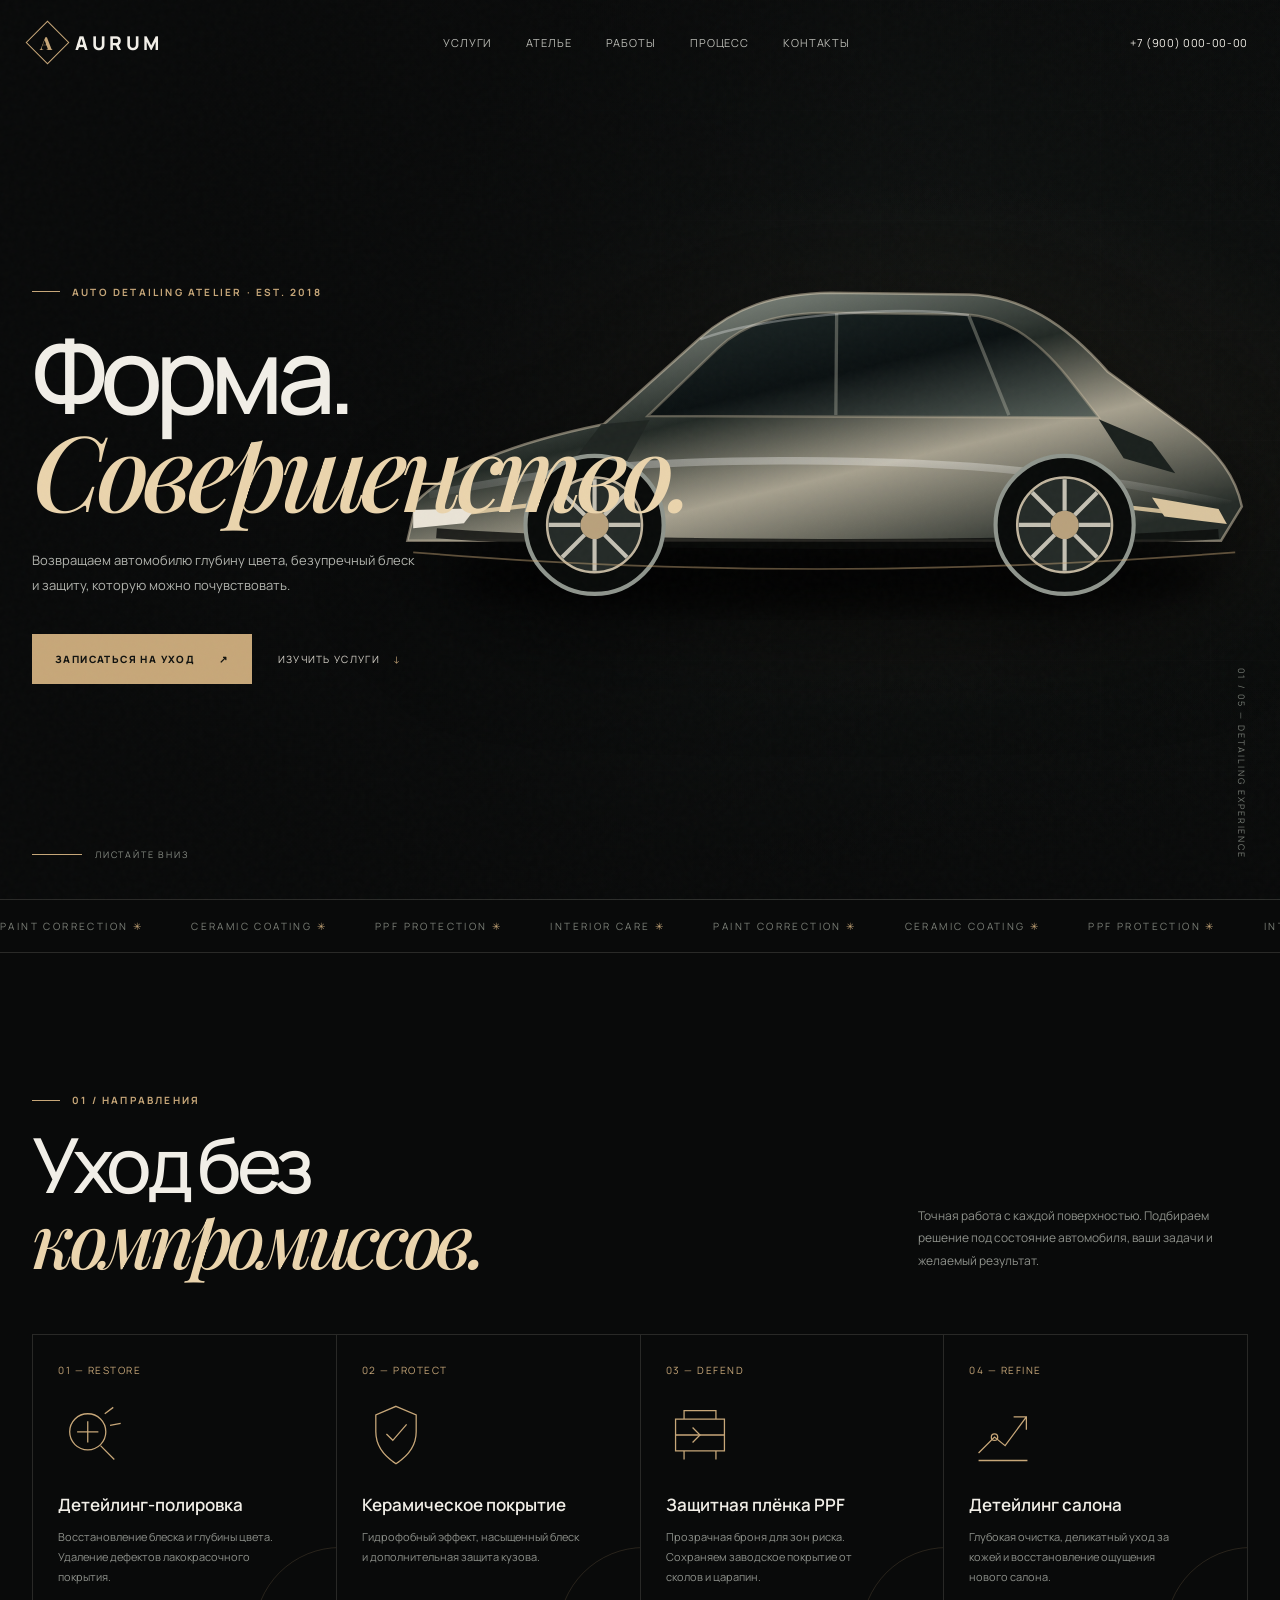
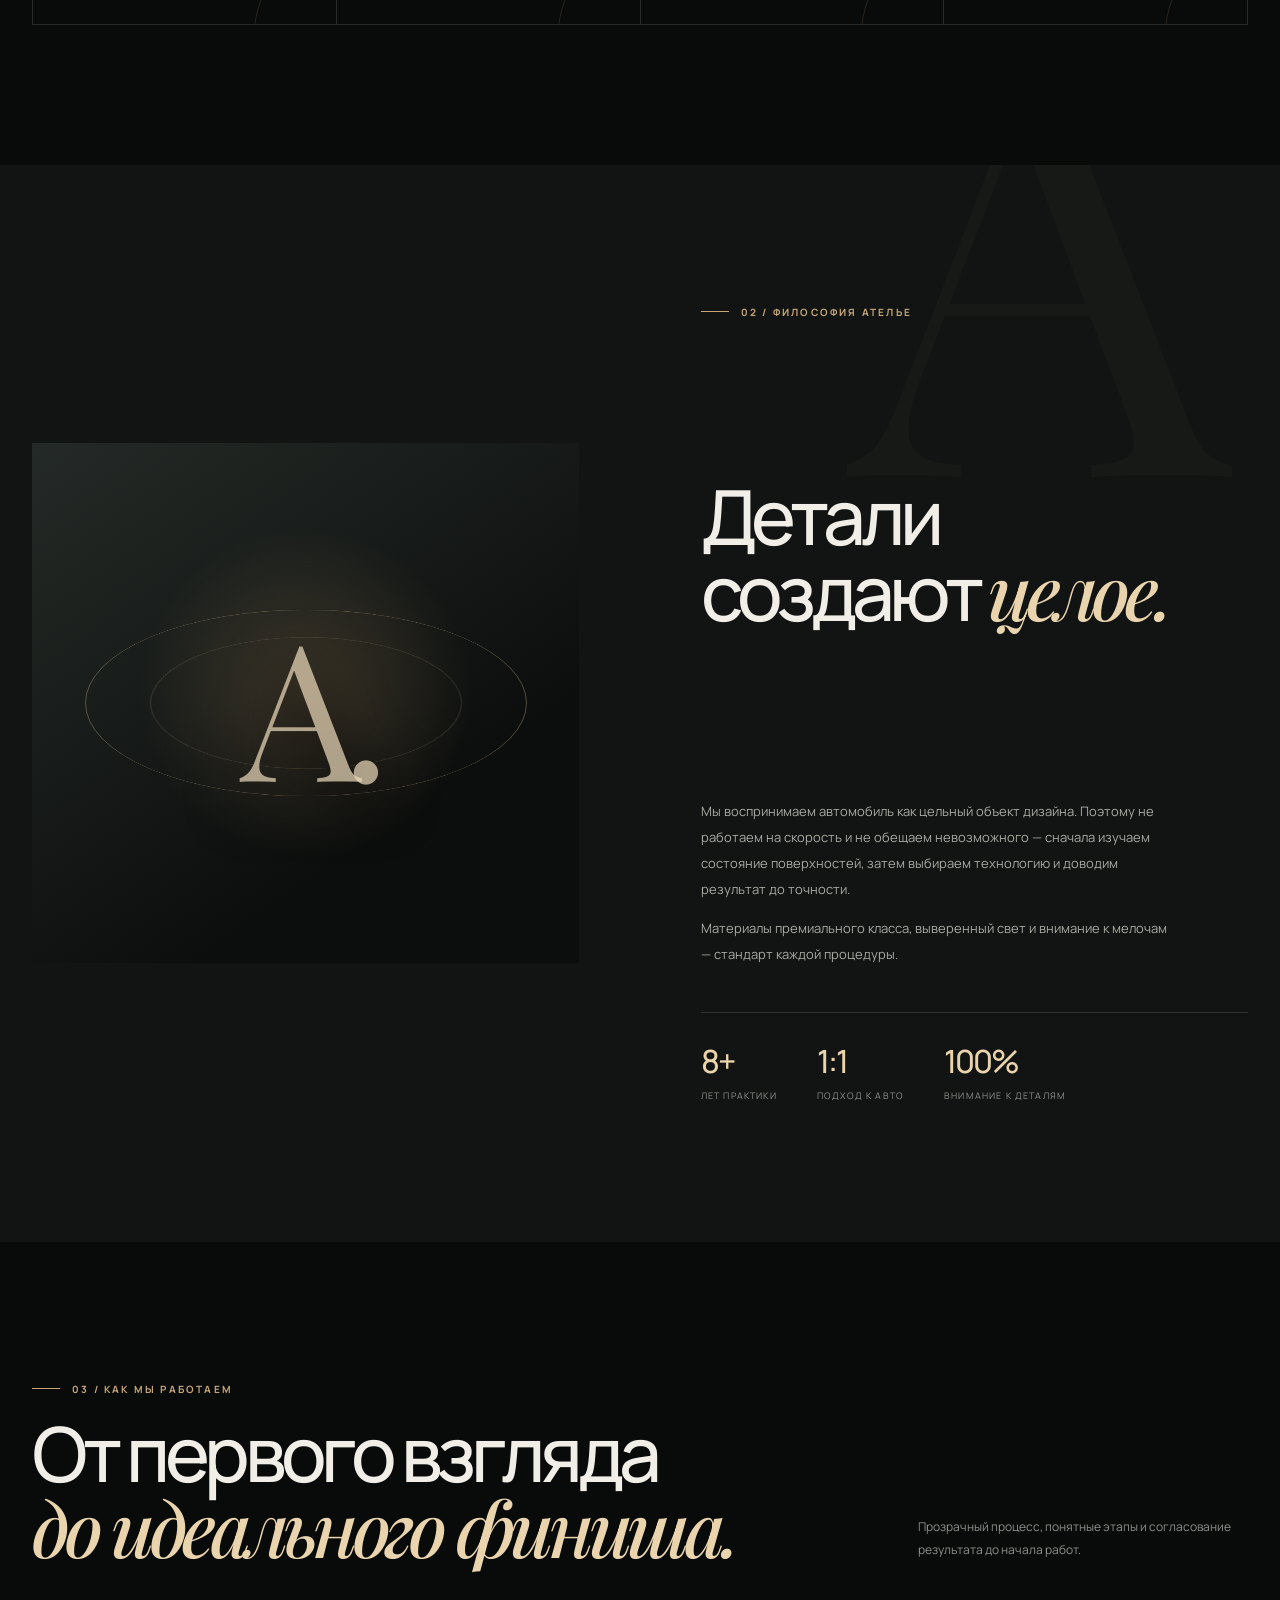
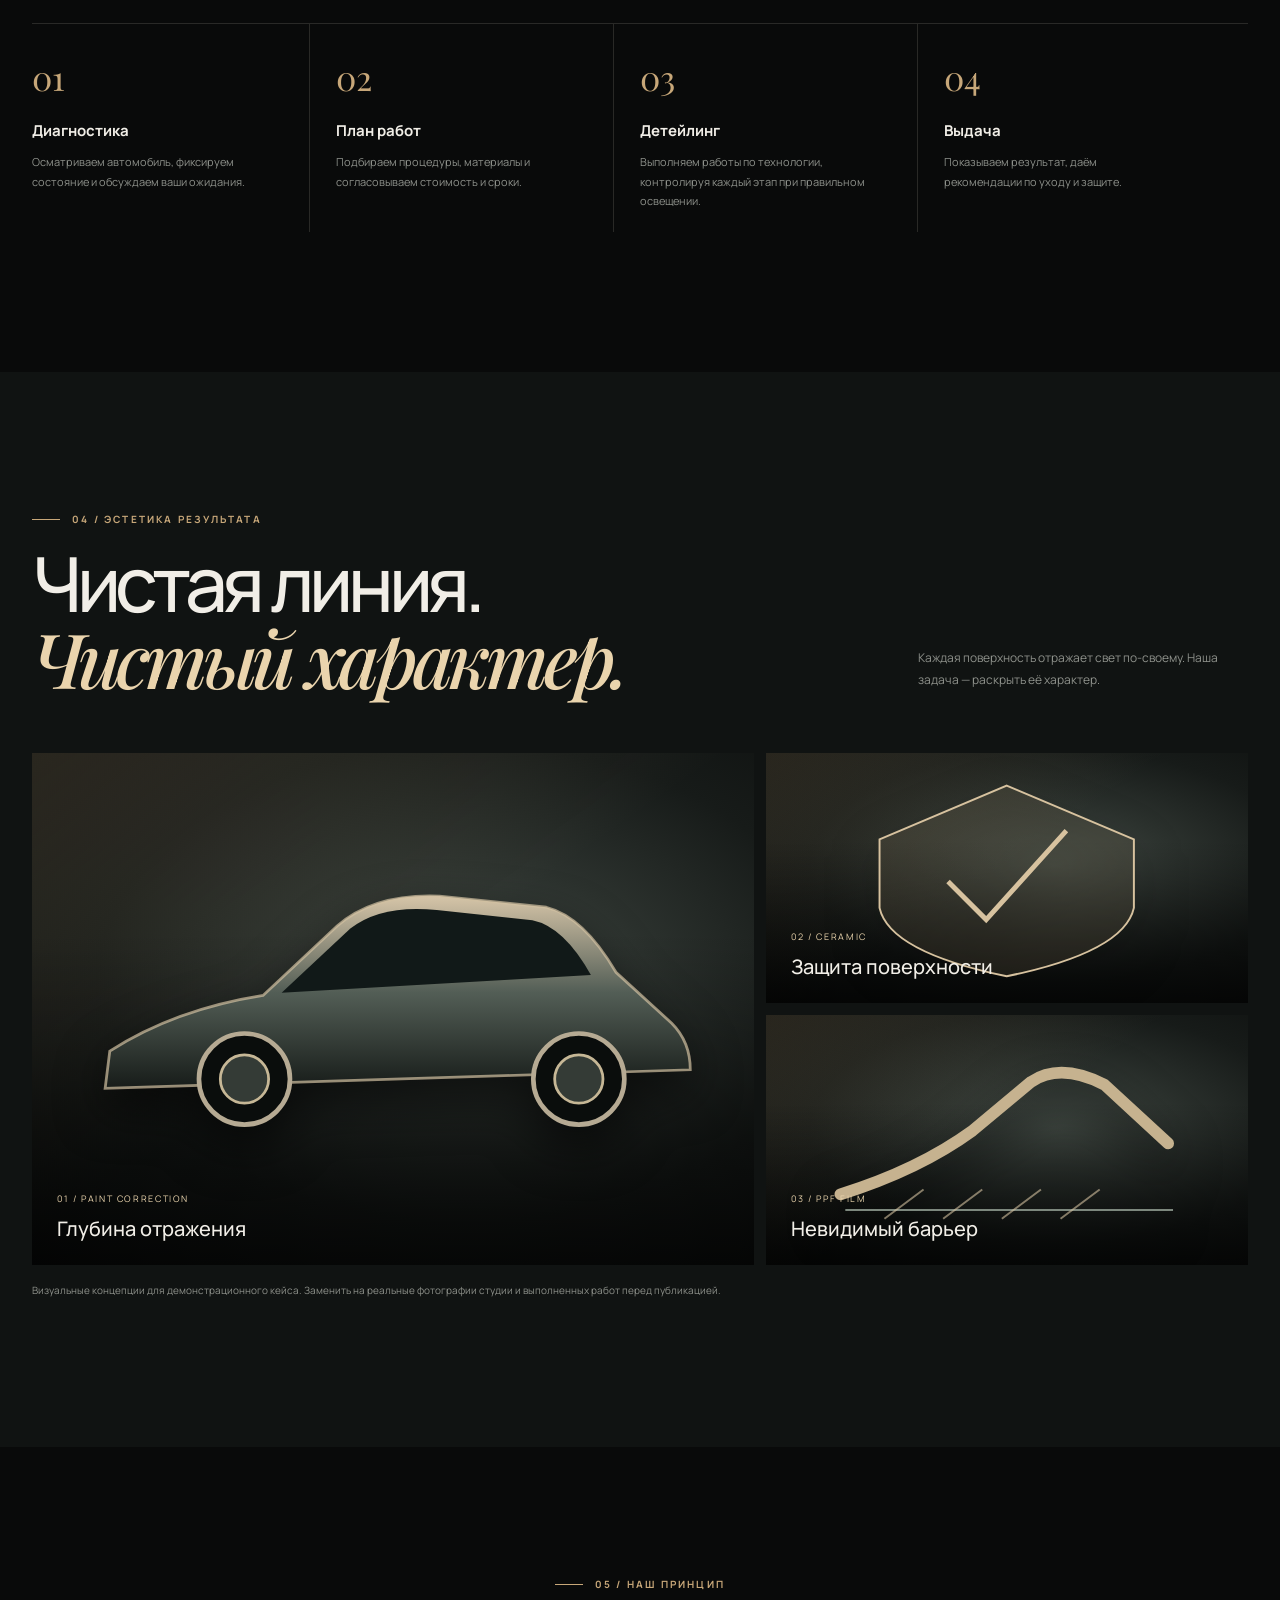
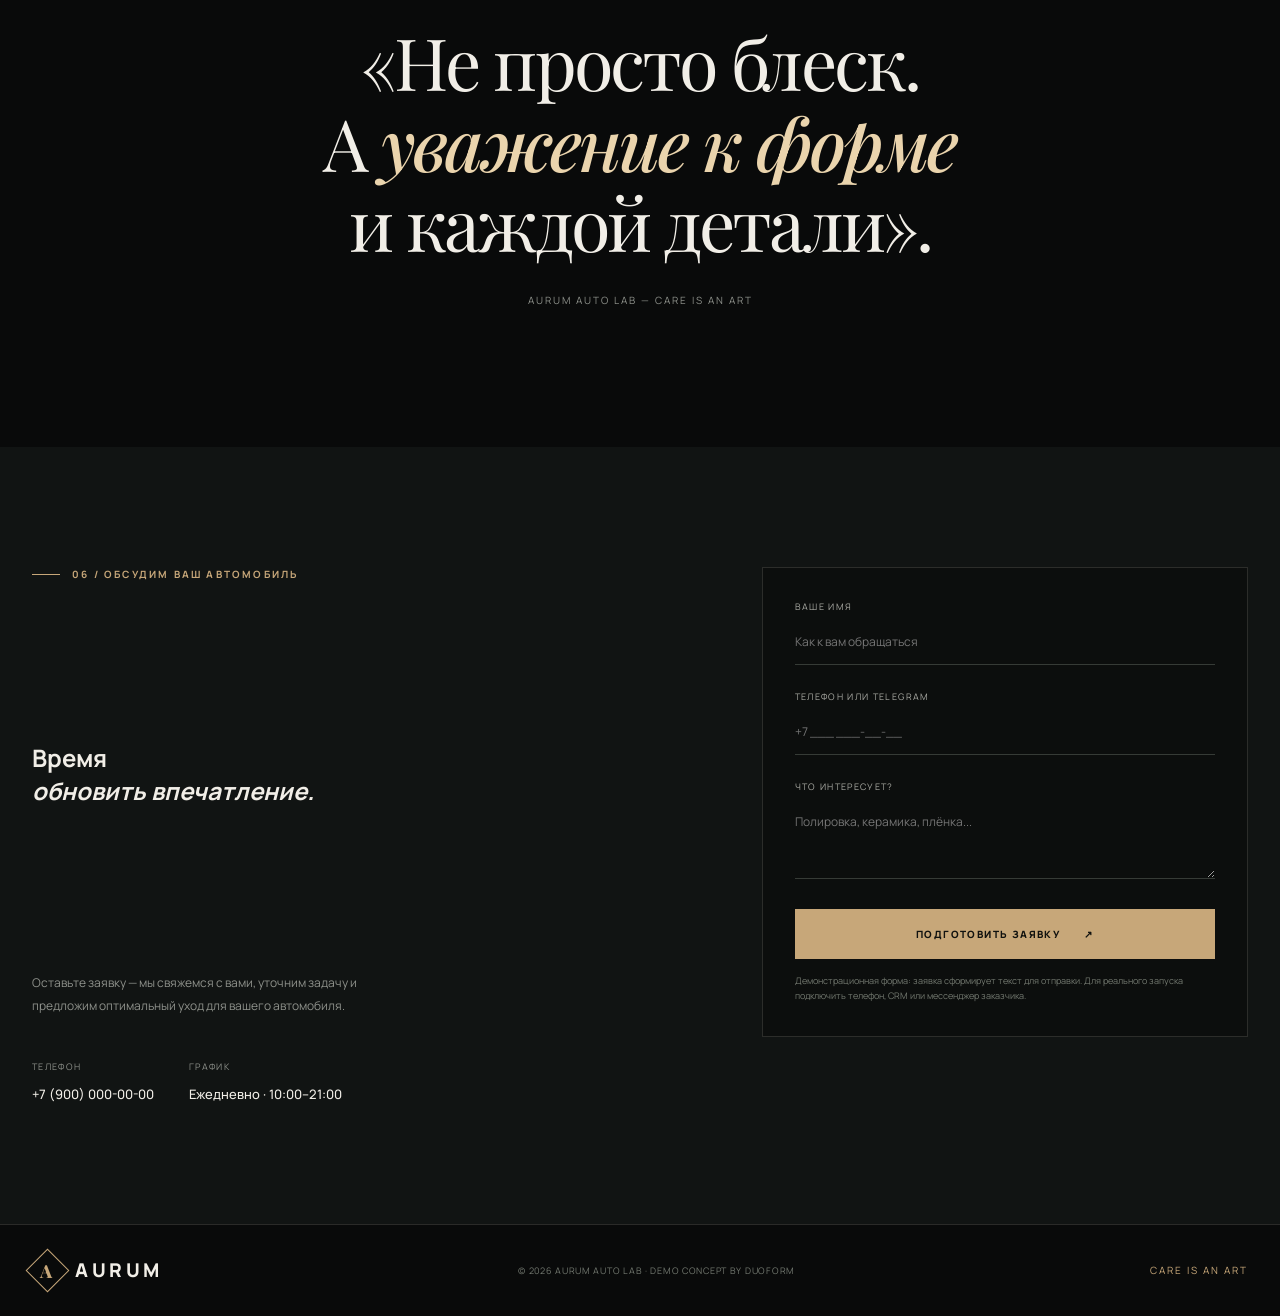
<file: detailing_case/index.html>
<!doctype html>
<html lang="ru">
<head>
  <meta charset="utf-8">
  <meta name="viewport" content="width=device-width, initial-scale=1">
  <meta name="theme-color" content="#090a0a">
  <meta name="description" content="AURUM Auto Lab — демонстрационный сайт премиальной студии детейлинга. Защита, восстановление и эстетика автомобиля.">
  <title>AURUM — Auto Detailing Atelier</title>
  <style>
    @import url('https://fonts.googleapis.com/css2?family=Manrope:wght@400;500;600;700;800&family=Playfair+Display:wght@500;600&display=swap');
    :root{--bg:#090a0a;--panel:#111313;--panel2:#171a19;--ink:#f1eee7;--muted:#8e918b;--line:rgba(238,231,215,.14);--gold:#c7a779;--gold2:#ead4ad;--max:1240px;--ease:cubic-bezier(.2,.75,.25,1)}
    *{box-sizing:border-box}html{scroll-behavior:smooth}body{margin:0;background:var(--bg);color:var(--ink);font-family:Manrope,Arial,sans-serif;overflow-x:hidden}body:before{content:"";position:fixed;inset:0;pointer-events:none;z-index:10;opacity:.035;background-image:url("data:image/svg+xml,%3Csvg viewBox='0 0 180 180' xmlns='http://www.w3.org/2000/svg'%3E%3Cfilter id='n'%3E%3CfeTurbulence type='fractalNoise' baseFrequency='.9' numOctaves='3' stitchTiles='stitch'/%3E%3C/filter%3E%3Crect width='100%25' height='100%25' filter='url(%23n)' opacity='.6'/%3E%3C/svg%3E")}
    a{color:inherit;text-decoration:none}button,input,textarea{font:inherit}.wrap{width:min(var(--max),calc(100% - 64px));margin:auto}.eyebrow{display:flex;align-items:center;gap:12px;color:var(--gold);font-size:10px;letter-spacing:.22em;text-transform:uppercase;font-weight:700}.eyebrow:before{content:"";width:28px;height:1px;background:var(--gold)}
    .header{height:86px;position:fixed;z-index:20;inset:0 0 auto;border-bottom:1px solid transparent;transition:.4s var(--ease)}.header.scrolled{height:70px;background:rgba(9,10,10,.82);backdrop-filter:blur(18px);border-color:var(--line)}.nav{height:100%;display:flex;align-items:center;justify-content:space-between}.brand{display:flex;align-items:center;gap:12px;font-size:19px;font-weight:800;letter-spacing:.19em}.brand-mark{width:31px;height:31px;border:1px solid var(--gold);display:grid;place-items:center;color:var(--gold);font-family:'Playfair Display',serif;font-size:18px;transform:rotate(45deg)}.brand-mark span{transform:rotate(-45deg)}.nav-links{display:flex;gap:34px;color:#b8b9b3;font-size:11px;letter-spacing:.08em}.nav-links a{transition:color .25s}.nav-links a:hover{color:var(--gold2)}.nav-right{display:flex;align-items:center;gap:22px}.phone{font-size:11px;letter-spacing:.06em}.menu-btn{display:none;background:none;border:0;color:var(--ink);font-size:24px}
    .hero{min-height:790px;height:min(100svh,980px);position:relative;display:flex;align-items:center;overflow:hidden;border-bottom:1px solid var(--line);background:radial-gradient(ellipse at 70% 50%,rgba(138,111,77,.15),transparent 42%),linear-gradient(110deg,#090a0a 5%,#101312 58%,#0b0d0c)}.hero:after{content:"";position:absolute;inset:0;background:linear-gradient(90deg,#090a0a 0%,rgba(9,10,10,.92) 28%,rgba(9,10,10,.2) 72%,rgba(9,10,10,.15)),linear-gradient(0deg,#090a0a 0%,transparent 25%,transparent 75%,rgba(9,10,10,.55));pointer-events:none}.hero-grid{position:absolute;inset:0;opacity:.15;background-image:linear-gradient(rgba(255,255,255,.07) 1px,transparent 1px),linear-gradient(90deg,rgba(255,255,255,.07) 1px,transparent 1px);background-size:110px 110px;mask-image:linear-gradient(90deg,transparent,black 55%,black)}.hero-art{position:absolute;width:min(78vw,1050px);right:-3%;top:17%;z-index:1;animation:carIn 1.4s .2s both var(--ease);transform-origin:center}.hero-art svg{width:100%;height:auto;filter:drop-shadow(0 38px 45px rgba(0,0,0,.65))}.hero-copy{position:relative;z-index:3;padding-top:70px;width:54%;pointer-events:none}.hero h1{font-size:clamp(54px,8.2vw,118px);line-height:.91;letter-spacing:-.075em;font-weight:500;margin:27px 0 28px;max-width:750px}.hero h1 em{font-family:'Playfair Display',serif;font-weight:500;color:var(--gold2);letter-spacing:-.06em}.hero-desc{max-width:390px;color:#b1b3ad;font-size:13px;line-height:1.9}.hero-actions{display:flex;align-items:center;gap:26px;margin-top:37px;pointer-events:auto}.btn{display:inline-flex;align-items:center;justify-content:center;gap:24px;padding:17px 22px;background:var(--gold);color:#11120f;font-size:10px;font-weight:800;letter-spacing:.14em;text-transform:uppercase;border:1px solid var(--gold);transition:transform .35s var(--ease),background .3s,color .3s}.btn:hover{transform:translateY(-4px);background:var(--gold2)}.text-link{font-size:10px;letter-spacing:.13em;text-transform:uppercase;color:#d6d2c9}.text-link span{color:var(--gold);margin-left:10px}.hero-index{position:absolute;right:32px;bottom:40px;z-index:4;writing-mode:vertical-rl;color:#777c75;font-size:9px;letter-spacing:.22em}.hero-scroll{position:absolute;left:32px;bottom:38px;z-index:4;display:flex;align-items:center;gap:13px;color:#888d85;font-size:9px;letter-spacing:.2em;text-transform:uppercase}.hero-scroll:before{content:"";width:50px;height:1px;background:var(--gold);animation:linePulse 2s infinite}
    .ticker{overflow:hidden;border-bottom:1px solid var(--line);padding:19px 0;color:#7d8179}.ticker-track{display:flex;gap:48px;white-space:nowrap;animation:marquee 30s linear infinite;width:max-content;font-size:10px;letter-spacing:.24em;text-transform:uppercase}.ticker b{color:var(--gold);font-weight:500}
    section{position:relative}.section{padding:140px 0}.section-head{display:flex;justify-content:space-between;align-items:flex-end;gap:30px;margin-bottom:56px}.section h2{font-size:clamp(40px,6vw,76px);line-height:.98;letter-spacing:-.07em;font-weight:500;margin:20px 0 0}.section h2 em{font-family:'Playfair Display',serif;color:var(--gold2);font-weight:500}.section-intro{max-width:330px;color:var(--muted);font-size:12px;line-height:1.9;margin:0 0 5px}
    .services{display:grid;grid-template-columns:repeat(4,1fr);border-top:1px solid var(--line);border-left:1px solid var(--line)}.service{min-height:290px;padding:28px 25px 25px;border-right:1px solid var(--line);border-bottom:1px solid var(--line);position:relative;overflow:hidden;transition:background .4s}.service:after{content:"";position:absolute;width:170px;height:170px;border:1px solid rgba(199,167,121,.17);border-radius:50%;right:-90px;bottom:-95px;transition:transform .6s var(--ease)}.service:hover{background:#131615}.service:hover:after{transform:scale(1.6)}.service-no{font-size:10px;color:var(--gold);letter-spacing:.15em}.service-icon{height:68px;width:68px;margin:24px 0 24px;color:var(--gold)}.service-icon svg{width:100%;height:100%;stroke:currentColor;fill:none;stroke-width:1.2}.service h3{font-size:17px;font-weight:600;margin:0 0 11px}.service p{font-size:11px;line-height:1.8;color:var(--muted);max-width:220px;margin:0}
    .manifesto{background:#111413;overflow:hidden}.manifesto:before{content:"A";position:absolute;right:4%;top:-22%;font-family:'Playfair Display',serif;font-size:600px;line-height:1;color:rgba(199,167,121,.035)}.manifesto-inner{display:grid;grid-template-columns:1fr 1fr;gap:10%;align-items:center}.manifesto-visual{height:520px;position:relative;background:radial-gradient(ellipse at 50% 48%,rgba(183,146,99,.25),transparent 43%),linear-gradient(145deg,#242a27,#0c0e0d 70%);overflow:hidden}.manifesto-visual:before,.manifesto-visual:after{content:"";position:absolute;border:1px solid rgba(218,190,148,.35);border-radius:50%;width:440px;height:440px;left:50%;top:50%;transform:translate(-50%,-50%) rotateX(65deg)}.manifesto-visual:after{width:310px;height:310px;border-color:rgba(218,190,148,.2);transform:translate(-50%,-50%) rotateX(65deg) rotate(35deg)}.visual-word{position:absolute;inset:0;display:grid;place-items:center;font-family:'Playfair Display',serif;font-size:clamp(90px,15vw,190px);color:rgba(238,220,188,.7);letter-spacing:-.1em;text-shadow:0 15px 60px #000}.manifesto-copy h2{margin-bottom:28px}.manifesto-copy p{color:#a6aaa2;font-size:13px;line-height:2;max-width:470px}.stats{display:flex;gap:40px;margin-top:45px;padding-top:26px;border-top:1px solid var(--line)}.stat strong{display:block;color:var(--gold2);font-size:32px;font-weight:500;letter-spacing:-.06em}.stat span{display:block;margin-top:6px;color:var(--muted);font-size:9px;letter-spacing:.13em;text-transform:uppercase}
    .process{display:grid;grid-template-columns:repeat(4,1fr);border-top:1px solid var(--line)}.step{padding:30px 26px 10px 0;border-right:1px solid var(--line);margin-right:26px;min-height:180px}.step:last-child{border:0;margin:0}.step-num{font-family:'Playfair Display',serif;font-size:34px;color:var(--gold)}.step h3{font-size:15px;margin:20px 0 10px}.step p{font-size:11px;line-height:1.8;color:var(--muted);max-width:230px}
    .gallery{background:#101312}.gallery-grid{display:grid;grid-template-columns:1.2fr .8fr;grid-template-rows:250px 250px;gap:12px}.gallery-tile{position:relative;overflow:hidden;background:#1c211e}.gallery-tile:first-child{grid-row:span 2}.gallery-tile:before{content:"";position:absolute;inset:0;background:linear-gradient(145deg,rgba(198,164,116,.15),transparent 48%),radial-gradient(ellipse at 60% 45%,#414943,#171b19 60%,#0b0d0c);transition:transform .8s var(--ease)}.gallery-tile:hover:before{transform:scale(1.06)}.gallery-tile:after{content:"";position:absolute;inset:0;background:linear-gradient(0deg,rgba(0,0,0,.7),transparent 65%)}.tile-art{position:absolute;inset:0;display:grid;place-items:center;z-index:1}.tile-art svg{width:90%;height:90%;filter:drop-shadow(0 20px 24px #0009)}.tile-label{position:absolute;z-index:2;left:25px;bottom:23px}.tile-label small{font-size:9px;color:var(--gold2);letter-spacing:.18em;text-transform:uppercase}.tile-label h3{font-size:20px;font-weight:500;margin:8px 0 0}.gallery-note{font-size:10px;color:var(--muted);margin-top:18px}
    .quote{padding:130px 0;text-align:center}.quote blockquote{font-family:'Playfair Display',serif;font-size:clamp(35px,6vw,72px);line-height:1.12;letter-spacing:-.04em;max-width:950px;margin:30px auto}.quote blockquote em{color:var(--gold2);font-weight:500}.quote p{color:var(--muted);font-size:10px;letter-spacing:.2em;text-transform:uppercase}
    .contact{background:#111413;padding:120px 0}.contact-grid{display:grid;grid-template-columns:1fr .8fr;gap:10%;align-items:start}.contact h2{margin-bottom:25px}.contact-copy{color:var(--muted);font-size:12px;line-height:1.9;max-width:380px}.contact-details{margin-top:42px;display:flex;gap:35px}.contact-details span{display:block;color:var(--muted);font-size:9px;text-transform:uppercase;letter-spacing:.15em;margin-bottom:9px}.contact-details strong{font-size:13px;font-weight:500}.form{border:1px solid var(--line);padding:32px;background:#0c0e0d}.form label{display:block;font-size:9px;letter-spacing:.15em;text-transform:uppercase;color:#a9aaa3;margin-bottom:9px}.form input,.form textarea{width:100%;background:transparent;border:0;border-bottom:1px solid #363b36;color:var(--ink);padding:11px 0 14px;outline:none;margin-bottom:25px;font-size:12px;resize:vertical}.form input:focus,.form textarea:focus{border-color:var(--gold)}.form .btn{width:100%;cursor:pointer}.form-note{color:#737970;font-size:9px;line-height:1.7;margin:14px 0 0}
    footer{padding:30px 0;border-top:1px solid var(--line)}.footer-inner{display:flex;justify-content:space-between;align-items:center;gap:20px}.footer-copy{color:#737970;font-size:9px;letter-spacing:.08em}.footer-mark{font-size:10px;color:var(--gold);letter-spacing:.2em}
    .reveal{opacity:0;transform:translateY(35px);transition:opacity .8s var(--ease),transform .8s var(--ease)}.reveal.visible{opacity:1;transform:none}.delay-1{transition-delay:.12s}.delay-2{transition-delay:.22s}.delay-3{transition-delay:.32s}.cursor-glow{position:fixed;width:300px;height:300px;border-radius:50%;background:radial-gradient(circle,rgba(199,167,121,.08),transparent 68%);pointer-events:none;z-index:0;transform:translate(-50%,-50%)}
    @keyframes carIn{from{opacity:0;transform:translate(5%,4%) scale(.94)}to{opacity:1;transform:translate(0,0) scale(1)}}@keyframes marquee{to{transform:translateX(-50%)}}@keyframes linePulse{0%,100%{transform:scaleX(.55);transform-origin:left;opacity:.5}50%{transform:scaleX(1);opacity:1}}
    @media(max-width:900px){.wrap{width:min(100% - 40px,var(--max))}.nav-links{gap:17px}.phone{display:none}.hero{min-height:760px;height:90svh}.hero-art{width:110vw;right:-32%;top:34%;opacity:.85}.hero-copy{width:75%;padding-top:10px}.hero:after{background:linear-gradient(90deg,#090a0a 0%,rgba(9,10,10,.8) 48%,rgba(9,10,10,.2)),linear-gradient(0deg,#090a0a,transparent 45%)}.services{grid-template-columns:repeat(2,1fr)}.manifesto-inner{gap:6%}.manifesto-visual{height:420px}.process{grid-template-columns:repeat(2,1fr);row-gap:25px}.step:nth-child(2){border-right:0}.contact-grid{gap:5%}}
    @media(max-width:620px){.wrap{width:calc(100% - 38px)}.header{height:70px}.nav-links{display:none;position:absolute;top:69px;left:0;right:0;padding:25px 20px;background:#0c0e0d;border-bottom:1px solid var(--line);flex-direction:column;gap:22px}.nav-links.open{display:flex}.menu-btn{display:block}.brand{font-size:16px}.hero{min-height:730px;height:92svh;align-items:flex-start;padding-top:165px}.hero-copy{width:100%}.hero h1{font-size:clamp(55px,16vw,86px);margin:22px 0}.hero-desc{max-width:310px;font-size:12px}.hero-art{width:145vw;right:-55%;top:47%;opacity:.72}.hero-actions{gap:17px;flex-wrap:wrap;margin-top:28px}.btn{padding:16px 17px;font-size:9px}.hero-scroll{left:19px;bottom:22px}.hero-index{right:19px;bottom:22px}.section{padding:88px 0}.section-head{display:block;margin-bottom:38px}.section-intro{margin-top:24px}.services{grid-template-columns:1fr 1fr}.service{padding:22px 16px;min-height:260px}.service-icon{width:52px;height:52px;margin:22px 0}.service h3{font-size:14px}.service p{font-size:10px}.manifesto-inner{grid-template-columns:1fr;gap:40px}.manifesto-visual{height:330px;order:2}.manifesto-copy{order:1}.manifesto:before{font-size:300px;top:10%}.stats{gap:24px}.stat strong{font-size:27px}.process{grid-template-columns:1fr 1fr}.step{margin-right:14px;padding-right:12px;min-height:175px}.step:nth-child(2){margin:0;border:0}.step:nth-child(4){margin:0;border:0}.gallery-grid{grid-template-columns:1fr;grid-template-rows:310px 220px 220px}.gallery-tile:first-child{grid-row:auto}.quote{padding:90px 0}.contact{padding:85px 0}.contact-grid{grid-template-columns:1fr;gap:40px}.contact-details{gap:24px}.form{padding:23px}.footer-inner{align-items:flex-start;flex-direction:column}.cursor-glow{display:none}}
    @media(prefers-reduced-motion:reduce){*,*:before,*:after{scroll-behavior:auto!important;animation-duration:.01ms!important;animation-iteration-count:1!important;transition-duration:.01ms!important}.reveal{opacity:1;transform:none}}
  </style>
</head>
<body>
  <div class="cursor-glow" aria-hidden="true"></div>
  <header class="header" id="header"><div class="wrap nav">
    <a class="brand" href="#top" aria-label="Aurum — на главную"><span class="brand-mark"><span>A</span></span>AURUM</a>
    <nav class="nav-links" id="navLinks"><a href="#services">УСЛУГИ</a><a href="#about">АТЕЛЬЕ</a><a href="#works">РАБОТЫ</a><a href="#process">ПРОЦЕСС</a><a href="#contact">КОНТАКТЫ</a></nav>
    <div class="nav-right"><a class="phone" href="#contact">+7 (900) 000-00-00</a><button class="menu-btn" id="menuBtn" aria-label="Открыть меню">☰</button></div>
  </div></header>
  <main id="top">
    <section class="hero">
      <div class="hero-grid"></div>
      <div class="hero-art" id="heroArt" aria-hidden="true">
        <svg viewBox="0 0 1200 650" xmlns="http://www.w3.org/2000/svg">
          <defs><linearGradient id="body" x1="0" y1="0" x2=".8" y2="1"><stop stop-color="#e4d8c4"/><stop offset=".22" stop-color="#747b73"/><stop offset=".48" stop-color="#222925"/><stop offset=".7" stop-color="#a7a18f"/><stop offset="1" stop-color="#252b27"/></linearGradient><linearGradient id="glass" x1="0" y1="0" x2="1" y2="1"><stop stop-color="#202b2a"/><stop offset=".5" stop-color="#0b1112"/><stop offset="1" stop-color="#59635c"/></linearGradient><linearGradient id="shine" x1="0" y1="0" x2="0" y2="1"><stop stop-color="#fff" stop-opacity=".6"/><stop offset="1" stop-color="#fff" stop-opacity="0"/></linearGradient><filter id="blur"><feGaussianBlur stdDeviation="18"/></filter></defs>
          <ellipse cx="620" cy="510" rx="460" ry="42" fill="#000" opacity=".65" filter="url(#blur)"/>
          <path d="M116 419 C160 375 243 346 341 326 L456 223 C498 186 545 169 614 168 L780 170 C843 172 895 204 947 263 L1043 333 C1080 360 1101 390 1108 425 L1083 466 L105 466Z" fill="url(#body)" stroke="#e4d5ba" stroke-opacity=".48" stroke-width="3"/>
          <path d="M394 316 L478 235 C510 205 550 192 614 192 L775 194 C820 196 859 220 899 270 L936 318Z" fill="url(#glass)" stroke="#d7c6a8" stroke-opacity=".35" stroke-width="3"/>
          <path d="M621 193 L620 315 M780 196 L828 315" stroke="#b8b8a9" stroke-opacity=".38" stroke-width="4"/>
          <path d="M131 411 C290 379 400 369 574 370 C763 370 929 385 1095 422" fill="none" stroke="url(#shine)" stroke-width="9" opacity=".55"/>
          <path d="M181 432 L282 420 M929 421 L1050 435" stroke="#f1d8ac" stroke-width="5" stroke-linecap="round" opacity=".8"/>
          <path d="M112 429 L187 427 L173 445 L112 451Z" fill="#e9e3d6"/><path d="M1000 414 L1080 428 L1090 446 L1015 437Z" fill="#d9c49e"/>
          <path d="M338 326 L396 321 L369 370 L300 376Z" fill="#202522" opacity=".9"/><path d="M936 320 L1000 347 L1028 385 L966 367Z" fill="#1b211e"/>
          <path d="M457 224 C520 199 687 181 780 195" stroke="#fff" stroke-width="3" opacity=".3" fill="none"/>
          <path d="M140 457 C360 473 838 475 1080 458" stroke="#0a0c0b" stroke-width="12" opacity=".8" fill="none"/>
          <g><circle cx="330" cy="447" r="83" fill="#090b0a" stroke="#8f958d" stroke-width="5"/><circle cx="330" cy="447" r="57" fill="#252b28" stroke="#c1b59e" stroke-width="3"/><circle cx="330" cy="447" r="17" fill="#b9a17c"/><g stroke="#c4c0b3" stroke-width="5"><path d="M330 392V430 M330 464V502 M275 447H313 M347 447H385 M291 408L318 435 M342 459L369 486 M369 408L342 435 M318 459L291 486"/></g></g>
          <g><circle cx="895" cy="447" r="83" fill="#090b0a" stroke="#8f958d" stroke-width="5"/><circle cx="895" cy="447" r="57" fill="#252b28" stroke="#c1b59e" stroke-width="3"/><circle cx="895" cy="447" r="17" fill="#b9a17c"/><g stroke="#c4c0b3" stroke-width="5"><path d="M895 392V430 M895 464V502 M840 447H878 M912 447H950 M856 408L883 435 M907 459L934 486 M934 408L907 435 M883 459L856 486"/></g></g>
          <path d="M112 480 Q590 520 1100 480" fill="none" stroke="#c7a779" stroke-width="2" opacity=".45"/>
        </svg>
      </div>
      <div class="wrap"><div class="hero-copy">
        <div class="eyebrow">AUTO DETAILING ATELIER · EST. 2018</div>
        <h1>Форма.<br><em>Совершенство.</em></h1>
        <p class="hero-desc">Возвращаем автомобилю глубину цвета, безупречный блеск и защиту, которую можно почувствовать.</p>
        <div class="hero-actions"><a class="btn" href="#contact">Записаться на уход <span>↗</span></a><a class="text-link" href="#services">Изучить услуги <span>↓</span></a></div>
      </div></div>
      <div class="hero-scroll">Листайте вниз</div><div class="hero-index">01 / 05 — DETAILING EXPERIENCE</div>
    </section>
    <div class="ticker"><div class="ticker-track"><span>PAINT CORRECTION <b>✳</b></span><span>CERAMIC COATING <b>✳</b></span><span>PPF PROTECTION <b>✳</b></span><span>INTERIOR CARE <b>✳</b></span><span>PAINT CORRECTION <b>✳</b></span><span>CERAMIC COATING <b>✳</b></span><span>PPF PROTECTION <b>✳</b></span><span>INTERIOR CARE <b>✳</b></span></div></div>
    <section class="section" id="services"><div class="wrap"><div class="section-head reveal"><div><div class="eyebrow">01 / НАПРАВЛЕНИЯ</div><h2>Уход без<br><em>компромиссов.</em></h2></div><p class="section-intro">Точная работа с каждой поверхностью. Подбираем решение под состояние автомобиля, ваши задачи и желаемый результат.</p></div>
      <div class="services">
        <article class="service reveal"><div class="service-no">01 — RESTORE</div><div class="service-icon"><svg viewBox="0 0 64 64"><circle cx="28" cy="29" r="17"/><path d="M40 42l13 13M18 29h20M28 19v20M44 12l8-6M49 23l10-2"/></svg></div><h3>Детейлинг-полировка</h3><p>Восстановление блеска и глубины цвета. Удаление дефектов лакокрасочного покрытия.</p></article>
        <article class="service reveal delay-1"><div class="service-no">02 — PROTECT</div><div class="service-icon"><svg viewBox="0 0 64 64"><path d="M32 5L51 13V29C51 42 43 52 32 59 21 52 13 42 13 29V13Z"/><path d="M23 31l6 6 13-15"/></svg></div><h3>Керамическое покрытие</h3><p>Гидрофобный эффект, насыщенный блеск и дополнительная защита кузова.</p></article>
        <article class="service reveal delay-2"><div class="service-no">03 — DEFEND</div><div class="service-icon"><svg viewBox="0 0 64 64"><path d="M9 17h46v30H9zM17 17V9h30v8M17 47v8M47 47v8M9 32h46"/><path d="M25 25l7 7-7 7"/></svg></div><h3>Защитная плёнка PPF</h3><p>Прозрачная броня для зон риска. Сохраняем заводское покрытие от сколов и царапин.</p></article>
        <article class="service reveal delay-3"><div class="service-no">04 — REFINE</div><div class="service-icon"><svg viewBox="0 0 64 64"><path d="M9 49l15-15 10 8 20-27M42 15h12v12"/><path d="M9 56h46"/><circle cx="24" cy="34" r="3"/></svg></div><h3>Детейлинг салона</h3><p>Глубокая очистка, деликатный уход за кожей и восстановление ощущения нового салона.</p></article>
      </div>
    </div></section>
    <section class="section manifesto" id="about"><div class="wrap manifesto-inner"><div class="manifesto-visual reveal"><div class="visual-word">A.</div></div><div class="manifesto-copy reveal delay-1"><div class="eyebrow">02 / ФИЛОСОФИЯ АТЕЛЬЕ</div><h2 class="section">Детали<br>создают <em>целое.</em></h2><p>Мы воспринимаем автомобиль как цельный объект дизайна. Поэтому не работаем на скорость и не обещаем невозможного — сначала изучаем состояние поверхностей, затем выбираем технологию и доводим результат до точности.</p><p>Материалы премиального класса, выверенный свет и внимание к мелочам — стандарт каждой процедуры.</p><div class="stats"><div class="stat"><strong>8+</strong><span>лет практики</span></div><div class="stat"><strong>1:1</strong><span>подход к авто</span></div><div class="stat"><strong>100%</strong><span>внимание к деталям</span></div></div></div></div></section>
    <section class="section" id="process"><div class="wrap"><div class="section-head reveal"><div><div class="eyebrow">03 / КАК МЫ РАБОТАЕМ</div><h2>От первого взгляда<br><em>до идеального финиша.</em></h2></div><p class="section-intro">Прозрачный процесс, понятные этапы и согласование результата до начала работ.</p></div><div class="process">
      <article class="step reveal"><div class="step-num">01</div><h3>Диагностика</h3><p>Осматриваем автомобиль, фиксируем состояние и обсуждаем ваши ожидания.</p></article>
      <article class="step reveal delay-1"><div class="step-num">02</div><h3>План работ</h3><p>Подбираем процедуры, материалы и согласовываем стоимость и сроки.</p></article>
      <article class="step reveal delay-2"><div class="step-num">03</div><h3>Детейлинг</h3><p>Выполняем работы по технологии, контролируя каждый этап при правильном освещении.</p></article>
      <article class="step reveal delay-3"><div class="step-num">04</div><h3>Выдача</h3><p>Показываем результат, даём рекомендации по уходу и защите.</p></article>
    </div></div></section>
    <section class="section gallery" id="works"><div class="wrap"><div class="section-head reveal"><div><div class="eyebrow">04 / ЭСТЕТИКА РЕЗУЛЬТАТА</div><h2>Чистая линия.<br><em>Чистый характер.</em></h2></div><p class="section-intro">Каждая поверхность отражает свет по-своему. Наша задача — раскрыть её характер.</p></div>
      <div class="gallery-grid">
        <div class="gallery-tile reveal"><div class="tile-art"><svg viewBox="0 0 700 380" xmlns="http://www.w3.org/2000/svg"><defs><linearGradient id="g1" x2="0" y2="1"><stop stop-color="#d6c5a8"/><stop offset=".5" stop-color="#535e56"/><stop offset="1" stop-color="#171c19"/></linearGradient></defs><path d="M45 235 Q115 190 210 175 L290 100 Q330 65 400 68 L515 80 Q555 90 590 150 L650 205 Q670 225 670 255 L40 275Z" fill="url(#g1)" stroke="#d2c1a1" stroke-opacity=".7" stroke-width="3"/><path d="M230 172L304 103Q337 77 397 83L500 94Q534 101 563 153Z" fill="#111918"/><circle cx="190" cy="265" r="49" fill="#0a0d0c" stroke="#b6aa93" stroke-width="5"/><circle cx="190" cy="265" r="26" fill="#343b36" stroke="#c6b796" stroke-width="3"/><circle cx="550" cy="265" r="49" fill="#0a0d0c" stroke="#b6aa93" stroke-width="5"/><circle cx="550" cy="265" r="26" fill="#343b36" stroke="#c6b796" stroke-width="3"/></svg></div><div class="tile-label"><small>01 / PAINT CORRECTION</small><h3>Глубина отражения</h3></div></div>
        <div class="gallery-tile reveal delay-1"><div class="tile-art"><svg viewBox="0 0 400 230" xmlns="http://www.w3.org/2000/svg"><path d="M200 20L330 75V145Q320 190 200 215Q80 190 70 145V75Z" fill="#bba27c" fill-opacity=".12" stroke="#d7c29f" stroke-width="2"/><path d="M140 118l39 39 82-91" fill="none" stroke="#d7c29f" stroke-width="5"/></svg></div><div class="tile-label"><small>02 / CERAMIC</small><h3>Защита поверхности</h3></div></div>
        <div class="gallery-tile reveal delay-2"><div class="tile-art"><svg viewBox="0 0 400 230" xmlns="http://www.w3.org/2000/svg"><path d="M30 170Q110 145 165 105L225 55Q255 35 300 58L365 118" fill="none" stroke="#c6b28f" stroke-width="12" stroke-linecap="round"/><path d="M35 186H370" stroke="#7d887e" stroke-width="2"/><path d="M75 195L115 165M135 195L175 165M195 195L235 165M255 195L295 165" stroke="#d4c2a1" stroke-opacity=".6" stroke-width="2"/></svg></div><div class="tile-label"><small>03 / PPF FILM</small><h3>Невидимый барьер</h3></div></div>
      </div><p class="gallery-note">Визуальные концепции для демонстрационного кейса. Заменить на реальные фотографии студии и выполненных работ перед публикацией.</p>
    </div></section>
    <section class="quote"><div class="wrap reveal"><div class="eyebrow" style="justify-content:center">05 / НАШ ПРИНЦИП</div><blockquote>«Не просто блеск.<br>А <em>уважение к форме</em><br>и каждой детали».</blockquote><p>AURUM AUTO LAB — CARE IS AN ART</p></div></section>
    <section class="contact" id="contact"><div class="wrap contact-grid"><div class="reveal"><div class="eyebrow">06 / ОБСУДИМ ВАШ АВТОМОБИЛЬ</div><h2 class="section">Время<br><em>обновить впечатление.</em></h2><p class="contact-copy">Оставьте заявку — мы свяжемся с вами, уточним задачу и предложим оптимальный уход для вашего автомобиля.</p><div class="contact-details"><div><span>Телефон</span><strong>+7 (900) 000-00-00</strong></div><div><span>График</span><strong>Ежедневно · 10:00–21:00</strong></div></div></div>
      <form class="form reveal delay-1" id="leadForm"><label for="name">Ваше имя</label><input id="name" name="name" placeholder="Как к вам обращаться" required><label for="phoneInput">Телефон или Telegram</label><input id="phoneInput" name="contact" placeholder="+7 ___ ___-__-__" required><label for="serviceInput">Что интересует?</label><textarea id="serviceInput" name="service" rows="3" placeholder="Полировка, керамика, плёнка..."></textarea><button class="btn" type="submit">Подготовить заявку <span>↗</span></button><p class="form-note" id="formNote">Демонстрационная форма: заявка сформирует текст для отправки. Для реального запуска подключить телефон, CRM или мессенджер заказчика.</p></form>
    </div></section>
  </main>
  <footer><div class="wrap footer-inner"><a class="brand" href="#top"><span class="brand-mark"><span>A</span></span>AURUM</a><div class="footer-copy">© 2026 AURUM AUTO LAB · DEMO CONCEPT BY DUOFORM</div><div class="footer-mark">CARE IS AN ART</div></div></footer>
  <script>
    const header=document.getElementById('header');
    const glow=document.querySelector('.cursor-glow');
    const heroArt=document.getElementById('heroArt');
    const menuBtn=document.getElementById('menuBtn');
    const navLinks=document.getElementById('navLinks');
    window.addEventListener('scroll',()=>header.classList.toggle('scrolled',window.scrollY>30),{passive:true});
    window.addEventListener('pointermove',e=>{if(glow){glow.style.left=e.clientX+'px';glow.style.top=e.clientY+'px'}if(heroArt&&innerWidth>900){const x=(e.clientX/innerWidth-.5)*9;const y=(e.clientY/innerHeight-.5)*7;heroArt.style.transform=`translate(${x}px,${y}px)`}},{passive:true});
    menuBtn.addEventListener('click',()=>navLinks.classList.toggle('open'));
    navLinks.querySelectorAll('a').forEach(a=>a.addEventListener('click',()=>navLinks.classList.remove('open')));
    const observer=new IntersectionObserver(entries=>entries.forEach(entry=>{if(entry.isIntersecting){entry.target.classList.add('visible');observer.unobserve(entry.target)}}),{threshold:.12});
    document.querySelectorAll('.reveal').forEach(el=>observer.observe(el));
    document.getElementById('leadForm').addEventListener('submit',e=>{e.preventDefault();const data=new FormData(e.currentTarget);const message=`Заявка AURUM AUTO LAB\nИмя: ${data.get('name')}\nКонтакт: ${data.get('contact')}\nЗапрос: ${data.get('service')||'Нужна консультация'}`;const note=document.getElementById('formNote');if(navigator.clipboard&&navigator.clipboard.writeText){navigator.clipboard.writeText(message).then(()=>{note.textContent='Текст заявки скопирован. Это демо-форма — отправьте его менеджеру после подключения реального контакта.'}).catch(()=>{note.textContent=message})}else{note.textContent=message}});
  </script>
</body>
</html>
</file>
<file: beauty/style.css>
@import url('https://fonts.googleapis.com/css2?family=DM+Sans:wght@400;500;600;700&family=Playfair+Display:ital,wght@0,500;0,600;1,500;1,600&display=swap');
:root{--ivory:#F5F8F6;--gray:#8A8A83;--wine:#480001;--black:#030301;--line:rgba(245,248,246,.2);--sans:'DM Sans',Arial,sans-serif;--serif:'Playfair Display',Georgia,serif}
*{box-sizing:border-box}html{scroll-behavior:smooth}body{margin:0;background:var(--ivory);color:var(--black);font-family:var(--sans);font-size:14px}a{color:inherit;text-decoration:none}.grain{position:fixed;inset:0;z-index:10;pointer-events:none;opacity:.075;background-image:url("data:image/svg+xml,%3Csvg viewBox='0 0 180 180' xmlns='http://www.w3.org/2000/svg'%3E%3Cfilter id='n'%3E%3CfeTurbulence type='fractalNoise' baseFrequency='.9' numOctaves='3' stitchTiles='stitch'/%3E%3C/filter%3E%3Crect width='100%25' height='100%25' filter='url(%23n)' opacity='.28'/%3E%3C/svg%3E")}
.topbar{height:78px;position:absolute;z-index:20;top:0;left:0;width:100%;display:flex;align-items:center;justify-content:space-between;padding:0 5.5%;color:var(--ivory);border-bottom:1px solid rgba(255,255,255,.18)}.wordmark{font-size:15px;font-weight:700;letter-spacing:.16em}.wordmark span{color:#a20b16}.nav{display:flex;gap:38px;font-size:10px;letter-spacing:.13em;text-transform:uppercase}.nav a,.nav-cta,.text-link{transition:opacity .25s}.nav a:hover,.nav-cta:hover,.text-link:hover{opacity:.6}.nav-cta{font-size:10px;letter-spacing:.14em;text-transform:uppercase}.nav-cta span{color:#c51b28;margin-left:12px}.menu-toggle{display:none;background:none;border:0}
.hero{height:min(900px,100svh);min-height:690px;position:relative;background:#111;color:var(--ivory);overflow:hidden}.hero-image{position:absolute;inset:0;background:url('assets/hero-eye.jpg') center 44%/cover;filter:grayscale(1);transform:scale(1.04);animation:heroZoom 14s ease-out forwards}.hero-shade{position:absolute;inset:0;background:linear-gradient(90deg,rgba(0,0,0,.68),rgba(0,0,0,.08) 78%),linear-gradient(0deg,rgba(0,0,0,.45),transparent 35%)}.hero-kicker{position:absolute;top:125px;left:5.5%;font-size:9px;letter-spacing:.2em}.dot{display:inline-block;width:6px;height:6px;background:#a80d17;border-radius:50%;margin:0 12px 1px 0}.hero-center{position:absolute;left:14%;top:50%;transform:translateY(-50%);max-width:620px}.eyebrow{font-size:9px;letter-spacing:.23em;font-weight:600}.hero h1{font-size:clamp(82px,13vw,180px);line-height:.77;letter-spacing:-.085em;margin:32px 0 26px;text-transform:uppercase}.hero h1 span{color:#a30b17}.hero h1 em{font-family:var(--serif);font-weight:500;text-transform:none;letter-spacing:-.08em}.hero-copy{font-size:14px;line-height:1.8;letter-spacing:.05em;color:#e0dfdb}.round-link{display:flex;width:46px;height:46px;border:1px solid rgba(255,255,255,.5);border-radius:50%;align-items:center;justify-content:center;margin-top:42px;transition:.3s}.round-link:hover{background:var(--wine);border-color:var(--wine);transform:translateY(4px)}.hero-bottom{position:absolute;bottom:28px;left:5.5%;right:5.5%;display:flex;justify-content:space-between;font-size:8px;letter-spacing:.18em;color:#c4c2bf}
.section-pad{padding:120px 10%}.section-index{font-size:9px;letter-spacing:.2em;color:var(--gray);margin-bottom:70px}.intro-grid{display:grid;grid-template-columns:1.25fr .75fr;gap:8%;align-items:end}.intro-title h2,.services h2,.works h2,.booking h2{font-size:clamp(42px,6vw,76px);line-height:1.08;letter-spacing:-.06em;font-weight:500;margin:25px 0 0}.intro-title h2 em,.services h2 em,.works h2 em,.booking h2 em{font-family:var(--serif);font-weight:500;color:var(--wine)}.intro-text{max-width:360px;padding-bottom:8px}.lead{font-family:var(--serif);font-size:23px;line-height:1.35}.intro-text p:not(.lead){font-size:12px;line-height:2;color:#66645f}.text-link{display:inline-block;margin-top:20px;font-size:9px;letter-spacing:.15em;text-transform:uppercase;border-bottom:1px solid var(--wine);padding-bottom:10px}.text-link span{margin-left:20px;color:var(--wine)}.intro-photo{margin:90px 0 0 18%;height:520px;position:relative;overflow:hidden}.intro-photo img{width:100%;height:100%;object-fit:cover;object-position:center 54%;filter:saturate(.7)}.photo-note{position:absolute;bottom:22px;left:24px;color:white;font-size:8px;letter-spacing:.2em}.photo-note span{opacity:.65;margin-left:15px}
.services{background:#e9e9e5}.services-head{max-width:600px;margin-bottom:55px}.services-head h2{margin:18px 0}.services-head>p:last-child{font-size:12px;color:#777;line-height:1.8}.service-list{border-top:1px solid #c6c6c0}.service-row{display:grid;grid-template-columns:70px 1fr 30px;align-items:center;padding:27px 0;border-bottom:1px solid #c6c6c0;transition:padding .3s}.service-row:hover{padding-left:14px}.service-no{font-size:9px;color:var(--wine)}.service-row h3{font-size:19px;font-weight:500;margin:0 0 7px;letter-spacing:-.03em}.service-row p{font-size:10px;color:#777;margin:0}.service-arrow{font-size:18px;color:var(--wine)}.price-note{font-size:9px;color:#777;margin-top:25px;letter-spacing:.04em}
.manifesto{height:650px;position:relative;overflow:hidden;color:white}.manifesto>img{width:100%;height:100%;object-fit:cover;object-position:center 42%;filter:brightness(.55) saturate(.75)}.manifesto-overlay{position:absolute;inset:0;background:linear-gradient(90deg,rgba(0,0,0,.62),transparent)}.manifesto-content{position:absolute;left:14%;top:50%;transform:translateY(-50%);max-width:650px}.manifesto-content>span{font-size:9px;letter-spacing:.22em}.manifesto h2{font-size:clamp(42px,6vw,76px);font-weight:500;line-height:1.1;letter-spacing:-.06em}.manifesto h2 em{font-family:var(--serif);font-weight:500;color:#e0b6b2}.manifesto p{font-size:11px;line-height:1.8;color:#ddd;max-width:300px}
.works-heading{display:flex;justify-content:space-between;align-items:end;margin-bottom:55px}.works-heading h2{margin-top:15px}.works-heading>span{font-size:8px;letter-spacing:.16em;color:var(--gray);padding-bottom:10px}.gallery{display:grid;grid-template-columns:1.1fr .9fr;gap:22px;align-items:start}.gallery figure{margin:0}.gallery img{width:100%;display:block;object-fit:cover;filter:grayscale(1)}.gallery-main img{height:600px;object-position:center 40%}.gallery-side{margin-top:125px!important}.gallery-side img{height:440px;object-position:center 45%}.gallery figcaption{font-size:8px;letter-spacing:.17em;margin-top:15px;color:#777}.gallery figcaption span{color:var(--wine);margin-right:14px}
.booking{background:var(--black);color:var(--ivory)}.booking .section-index{color:#999}.booking-grid{display:grid;grid-template-columns:1fr 1fr;gap:12%;align-items:start}.booking h2{font-size:clamp(60px,8vw,100px);margin:25px 0}.booking-copy>p:not(.eyebrow){font-size:12px;line-height:1.9;color:#aaa;max-width:300px}.booking-stamp{font-family:var(--serif);font-size:70px;color:#555;margin-top:65px}.booking-stamp span{color:#a30b17}.booking-form{padding-top:10px}.booking-form label{display:block;font-size:9px;letter-spacing:.12em;text-transform:uppercase;color:#aaa;margin-bottom:28px}.booking-form input,.booking-form select{display:block;width:100%;background:transparent;border:0;border-bottom:1px solid #555;padding:15px 0;color:white;font-family:var(--sans);font-size:13px;outline:none;border-radius:0}.booking-form input::placeholder{color:#666}.booking-form select{color:#aaa}.booking-form select option{color:#111}.submit-btn{width:100%;padding:19px 20px;background:var(--wine);border:1px solid var(--wine);color:white;text-align:left;font-family:var(--sans);font-size:9px;letter-spacing:.16em;text-transform:uppercase;cursor:pointer;transition:.3s}.submit-btn span{float:right}.submit-btn:hover{background:transparent}.form-hint{font-size:9px;color:#777;line-height:1.7}
footer{background:#030301;color:#aaa;padding:35px 5.5% 22px;border-top:1px solid #252525}.footer-top,.footer-bottom{display:flex;align-items:center;justify-content:space-between}.footer-top{padding-bottom:45px}.footer-top .wordmark{color:white}.footer-top p,.back-top,.footer-bottom{font-size:8px;letter-spacing:.17em}.back-top{color:white}.footer-bottom{border-top:1px solid #252525;padding-top:18px;color:#666}
.reveal{opacity:0;transform:translateY(24px);transition:opacity .8s ease,transform .8s cubic-bezier(.2,.7,.2,1)}.reveal.visible{opacity:1;transform:translateY(0)}@keyframes heroZoom{to{transform:scale(1)}}
@media(max-width:760px){.topbar{height:66px;padding:0 6%}.nav{display:none;position:absolute;top:65px;left:0;right:0;background:#080807;padding:28px 6%;flex-direction:column;gap:24px}.nav.open{display:flex}.nav-cta{margin-left:auto;margin-right:22px;font-size:8px}.menu-toggle{display:flex;flex-direction:column;gap:5px;padding:8px}.menu-toggle i{width:20px;height:1px;background:white;display:block}.hero{min-height:720px;height:94svh}.hero-image{background-position:58% center}.hero-center{left:8%;right:6%;top:51%}.hero h1{font-size:clamp(78px,19vw,135px)}.hero-kicker{left:8%;top:105px}.hero-bottom{left:8%;right:8%;font-size:7px}.hero-bottom span:nth-child(2){display:none}.section-pad{padding:82px 7%}.section-index{margin-bottom:48px}.intro-grid,.booking-grid{grid-template-columns:1fr;gap:36px}.intro-title h2,.services h2,.works h2{font-size:47px}.intro-text{max-width:100%}.intro-photo{margin:55px 0 0;height:440px}.services-head{margin-bottom:35px}.service-row{grid-template-columns:40px 1fr 20px;padding:23px 0}.service-row h3{font-size:16px}.service-row p{font-size:9px}.manifesto{height:560px}.manifesto>img{object-position:58% center}.manifesto-content{left:8%;right:7%}.manifesto h2{font-size:49px}.works-heading{display:block}.works-heading>span{display:block;margin-top:25px}.gallery{grid-template-columns:1fr;gap:35px}.gallery-main img{height:480px}.gallery-side{margin:0!important;width:82%;margin-left:auto!important}.gallery-side img{height:380px}.booking h2{font-size:78px}.booking-stamp{margin-top:35px}.booking-form{padding-top:15px}.footer-top{flex-wrap:wrap;gap:20px}.footer-top p{order:3;width:100%}.footer-bottom{flex-wrap:wrap;gap:12px;font-size:7px}.footer-bottom span:last-child{width:100%}}
@media(prefers-reduced-motion:reduce){*,*:before,*:after{scroll-behavior:auto!important;animation:none!important;transition:none!important}.reveal{opacity:1;transform:none}}

/* Interactive polish */
.service-row{cursor:pointer;transition:padding .35s ease,background .35s ease}
.service-row:hover{padding-left:18px;background:rgba(255,255,255,.035)}
.service-row:focus-visible,.gallery figure:focus-visible{outline:1px solid #d8b99c;outline-offset:5px}
.gallery figure{cursor:zoom-in}
.gallery figure img{transition:transform .7s ease}
.gallery figure:hover img{transform:scale(1.035)}
.image-lightbox{position:fixed;inset:0;z-index:1000;background:rgba(5,4,4,.94);display:grid;place-items:center;padding:5vw;opacity:0;visibility:hidden;transition:.25s}
.image-lightbox.open{opacity:1;visibility:visible}
.image-lightbox img{max-width:min(1100px,92vw);max-height:82vh;object-fit:contain;box-shadow:0 20px 90px #000}
.image-lightbox button{position:absolute;right:28px;top:22px;border:1px solid rgba(255,255,255,.4);background:transparent;color:#fff;border-radius:50%;width:46px;height:46px;font-size:25px;cursor:pointer}
.service-row:active{background:rgba(255,255,255,.07)}
</file>
<file: shared/fx.css>
/* DUOFORM shared motion layer for case-study pages (additive, no layout changes) */
html::after{content:"";position:fixed;inset:0;z-index:2147483000;background:#0a0a0a;pointer-events:none;animation:fxLift 1s cubic-bezier(.76,0,.24,1) .08s forwards}
@keyframes fxLift{from{clip-path:inset(0)}to{clip-path:inset(0 0 100% 0);visibility:hidden}}
.fx-progress{position:fixed;left:0;top:0;height:3px;width:0;z-index:2147482990;pointer-events:none;background:var(--fx,#c8ff3d);box-shadow:0 0 14px var(--fx,#c8ff3d)}
#fx-trail{position:fixed;inset:0;width:100%;height:100%;z-index:2147482970;pointer-events:none}
.fx-on .fx-cur{opacity:1}
.fx-spot{position:absolute;inset:0;z-index:3;pointer-events:none;opacity:0;transition:opacity .35s;mix-blend-mode:soft-light;background:radial-gradient(300px circle at var(--px,50%) var(--py,50%),rgba(255,255,255,.55),transparent 62%)}
.fx-tilt:hover>.fx-spot{opacity:1}
.fx-par{will-change:translate}
.fx-back{position:fixed;right:10px;top:calc(50% + 58px);z-index:45;padding:9px 13px;font:600 11px/1 Inter,system-ui,sans-serif;letter-spacing:.12em;color:#fff;background:rgba(10,10,10,.78);border:1px solid rgba(255,255,255,.28);backdrop-filter:blur(8px);-webkit-backdrop-filter:blur(8px);text-decoration:none;transition:background .3s,color .3s,transform .3s}
.fx-back:hover{background:#fff;color:#0a0a0a;transform:translateX(-3px)}
@media(max-width:800px){.fx-back{right:auto;left:10px;top:auto;bottom:14px;padding:10px 12px}.fx-cur,#fx-trail{display:none}}
@media(prefers-reduced-motion:reduce){html::after,.fx-cur,#fx-trail,.fx-progress{display:none!important}}

.fx-hot .fx-grain{position:fixed;inset:0;z-index:2147482960;pointer-events:none;opacity:.07;mix-blend-mode:overlay;background-image:url("data:image/svg+xml,%3Csvg xmlns='http://www.w3.org/2000/svg' width='160' height='160'%3E%3Cfilter id='n'%3E%3CfeTurbulence type='fractalNoise' baseFrequency='.8' numOctaves='2' stitchTiles='stitch'/%3E%3C/filter%3E%3Crect width='100%25' height='100%25' filter='url(%23n)'/%3E%3C/svg%3E")}
.fx-aura{position:fixed;inset:0;z-index:2147482955;pointer-events:none;mix-blend-mode:soft-light;background:radial-gradient(520px circle at var(--ax,-200px) var(--ay,-200px),rgba(var(--fc),.55),transparent 62%)}
.fx-back,.fx-progress{border-radius:999px}

.fx-cur{position:fixed;left:0;top:0;z-index:2147482980;pointer-events:none;opacity:0;mix-blend-mode:difference;transition:opacity .3s}
.fx-goo{position:fixed;left:0;top:0;width:400px;height:400px;filter:url(#fxgoo);will-change:transform}
.fx-goo i{position:absolute;left:0;top:0;border-radius:50%;background:#fff;will-change:transform}
.fx-goo i:nth-child(1){width:20px;height:20px}.fx-goo i:nth-child(2){width:15px;height:15px}.fx-goo i:nth-child(3){width:10px;height:10px}.fx-goo i:nth-child(4){width:6px;height:6px}
@media(pointer:fine){html.fx-on,html.fx-on *{cursor:none!important}html.fx-on input,html.fx-on textarea,html.fx-on select{cursor:text!important}}
</file>
<file: cleaning/style.css>
:root {
  --bg: #eef8fc;
  --ink: #102b3b;
  --muted: #66808d;
  --lime: #72d9f2;
  --line: #cfe4ec;
  --dark: #092638;
  --blue: #168dbb;
  --ice: #dff6ff;
  --glass: rgba(255,255,255,.55);
  --glass-border: rgba(255,255,255,.35);
  --card-shadow: 0 12px 40px #14506a10;
}
[data-theme="dark"] {
  --bg: #0a1a24;
  --ink: #e8f4fa;
  --muted: #8aa8b8;
  --lime: #5ec8e8;
  --line: #1e3a4a;
  --dark: #061820;
  --blue: #3ab0d8;
  --ice: #123040;
  --glass: rgba(16,40,55,.65);
  --glass-border: rgba(90,160,190,.2);
  --card-shadow: 0 12px 40px #00000040;
}
* { box-sizing: border-box; }
html { scroll-behavior: smooth; }
body {
  margin: 0;
  background: radial-gradient(ellipse at 80% 8%, #d8f4fc 0, transparent 32%), var(--bg);
  color: var(--ink);
  font-family: Manrope, Arial, sans-serif;
  transition: background .4s, color .4s;
  cursor: none;
}
[data-theme="dark"] body {
  background: radial-gradient(ellipse at 80% 8%, #0e2a38 0, transparent 40%), var(--bg);
}
a { color: inherit; text-decoration: none; }
.hidden { display: none !important; }

/* Custom cursor */
.cursor, .cursor-follower {
  position: fixed;
  border-radius: 50%;
  pointer-events: none;
  z-index: 9999;
  transition: transform .15s ease, opacity .2s;
}
.cursor {
  width: 8px; height: 8px;
  background: var(--lime);
  box-shadow: 0 0 12px #54d9f5aa;
  transform: translate(-50%,-50%);
}
.cursor-follower {
  width: 36px; height: 36px;
  border: 1.5px solid var(--lime);
  opacity: .5;
  transform: translate(-50%,-50%);
  transition: transform .3s ease, width .2s, height .2s;
}
body:hover .cursor, body:hover .cursor-follower { opacity: 1; }

/* Global floating bubbles across the whole page */
.global-bubbles {
  position: fixed;
  inset: 0;
  pointer-events: none;
  z-index: 0;
  overflow: hidden;
}
.global-bubbles i {
  position: absolute;
  border-radius: 50%;
  background: radial-gradient(circle at 30% 28%, rgba(255,255,255,.9), rgba(90,200,235,.45) 45%, rgba(60,170,210,.15) 70%, transparent);
  border: 1.5px solid rgba(80,190,230,.45);
  box-shadow: 0 0 12px rgba(100,210,240,.35), inset 0 0 8px rgba(255,255,255,.4);
  animation: globalFloat linear infinite;
  opacity: 0;
  bottom: -60px;
}
.global-bubbles i:nth-child(1)  { width: 14px; height: 14px; left: 4%;  animation-duration: 22s; animation-delay: 0s; }
.global-bubbles i:nth-child(2)  { width: 22px; height: 22px; left: 12%; animation-duration: 28s; animation-delay: 3s; }
.global-bubbles i:nth-child(3)  { width: 10px; height: 10px; left: 22%; animation-duration: 18s; animation-delay: 7s; }
.global-bubbles i:nth-child(4)  { width: 28px; height: 28px; left: 31%; animation-duration: 32s; animation-delay: 1s; }
.global-bubbles i:nth-child(5)  { width: 16px; height: 16px; left: 42%; animation-duration: 24s; animation-delay: 5s; }
.global-bubbles i:nth-child(6)  { width: 12px; height: 12px; left: 53%; animation-duration: 20s; animation-delay: 9s; }
.global-bubbles i:nth-child(7)  { width: 24px; height: 24px; left: 61%; animation-duration: 30s; animation-delay: 2s; }
.global-bubbles i:nth-child(8)  { width: 18px; height: 18px; left: 72%; animation-duration: 26s; animation-delay: 6s; }
.global-bubbles i:nth-child(9)  { width: 11px; height: 11px; left: 81%; animation-duration: 19s; animation-delay: 4s; }
.global-bubbles i:nth-child(10) { width: 26px; height: 26px; left: 90%; animation-duration: 34s; animation-delay: 8s; }
.global-bubbles i:nth-child(11) { width: 15px; height: 15px; left: 8%;  animation-duration: 25s; animation-delay: 12s; }
.global-bubbles i:nth-child(12) { width: 20px; height: 20px; left: 27%; animation-duration: 29s; animation-delay: 15s; }
.global-bubbles i:nth-child(13) { width: 13px; height: 13px; left: 48%; animation-duration: 21s; animation-delay: 11s; }
.global-bubbles i:nth-child(14) { width: 30px; height: 30px; left: 65%; animation-duration: 36s; animation-delay: 14s; }
.global-bubbles i:nth-child(15) { width: 9px;  height: 9px;  left: 76%; animation-duration: 17s; animation-delay: 10s; }
.global-bubbles i:nth-child(16) { width: 17px; height: 17px; left: 95%; animation-duration: 27s; animation-delay: 13s; }
.global-bubbles i:nth-child(17) { width: 21px; height: 21px; left: 37%; animation-duration: 31s; animation-delay: 16s; }
.global-bubbles i:nth-child(18) { width: 14px; height: 14px; left: 55%; animation-duration: 23s; animation-delay: 18s; }

@keyframes globalFloat {
  0%   { transform: translateY(0) translateX(0) scale(1); opacity: 0; }
  8%   { opacity: 0.75; }
  50%  { opacity: 0.6; transform: translateY(-50vh) translateX(12px) scale(1.05); }
  90%  { opacity: 0.35; }
  100% { transform: translateY(-110vh) translateX(-8px) scale(1.15); opacity: 0; }
}

[data-theme="dark"] .global-bubbles i {
  background: radial-gradient(circle at 30% 28%, rgba(200,240,255,.5), rgba(100,190,220,.22) 50%, rgba(60,140,180,.08) 70%, transparent);
  border-color: rgba(120,200,230,.35);
  box-shadow: 0 0 14px rgba(80,180,220,.3), inset 0 0 6px rgba(180,230,250,.2);
}

/* Keep content above global bubbles */
.topline, .header, main, .footer, .wa-float {
  position: relative;
  z-index: 1;
}
.header { z-index: 100; }
.wa-float { z-index: 200; }


@media (max-width: 900px) {
  .cursor, .cursor-follower { display: none; }
  body { cursor: auto; }
}

/* Topline & Header */
.topline {
  height: 34px;
  background: var(--dark);
  color: #c8cec4;
  display: flex;
  justify-content: space-between;
  padding: 0 5.5%;
  align-items: center;
  font-size: 10px;
  letter-spacing: .1em;
}
.topline b { color: var(--lime); margin-left: 8px; }
.header {
  height: 86px;
  display: flex;
  align-items: center;
  padding: 0 5.5%;
  gap: 28px;
  border-bottom: 1px solid var(--line);
  position: sticky;
  top: 0;
  background: color-mix(in srgb, var(--bg) 88%, transparent);
  backdrop-filter: blur(12px);
  z-index: 100;
}
.logo {
  display: flex;
  align-items: center;
  gap: 10px;
  font: 700 17px Unbounded;
  letter-spacing: -.06em;
}
.logo-mark {
  display: grid;
  place-items: center;
  width: 38px; height: 38px;
  background: linear-gradient(135deg, #a9efff, #58c9e9);
  border-radius: 50%;
  font: 700 20px Unbounded;
  color: var(--dark);
}
.logo small {
  display: block;
  font: 700 7px Manrope;
  letter-spacing: .16em;
  margin-top: 4px;
}
.header nav {
  display: flex;
  gap: 22px;
  margin: auto;
  font-size: 12px;
  font-weight: 700;
}
.header nav a:hover, .text-link:hover { color: var(--blue); }
.head-phone { font-size: 12px; font-weight: 800; white-space: nowrap; }
.theme-toggle {
  background: none;
  border: 1px solid var(--line);
  width: 36px; height: 36px;
  border-radius: 50%;
  font-size: 16px;
  cursor: pointer;
  color: var(--ink);
  transition: .25s;
}
.theme-toggle:hover { background: var(--ice); }
.button {
  display: inline-flex;
  align-items: center;
  justify-content: space-between;
  gap: 28px;
  padding: 17px 20px;
  font-size: 11px;
  font-weight: 800;
  letter-spacing: .02em;
  transition: .25s;
  border: 0;
  cursor: pointer;
}
.button span { font-size: 18px; }
.button-dark { background: var(--dark); color: white; }
.button-dark:hover { background: #0f3a4a; }
.button-lime {
  background: linear-gradient(135deg, #9beaff, #52c5e7);
  color: var(--dark);
  box-shadow: 0 10px 30px #4fc7e733;
}
.button-lime:hover {
  background: linear-gradient(135deg, #b8f1ff, #67d3ef);
  transform: translateY(-2px);
}
.button-outline {
  background: transparent;
  border: 1.5px solid rgba(255,255,255,.35);
  color: white;
}
.button-outline:hover { background: rgba(255,255,255,.1); }
.head-cta { padding: 14px 17px; }
.menu { display: none; background: none; border: 0; font-size: 24px; color: var(--ink); }

/* Hero */
.hero {
  min-height: 660px;
  display: grid;
  grid-template-columns: 1fr 1.03fr;
  padding: 68px 5.5% 50px;
  position: relative;
  gap: 5%;
  isolation: isolate;
}
.hero-copy { padding: 48px 0 0; z-index: 1; }
.eyebrow {
  font-size: 9px;
  font-weight: 800;
  letter-spacing: .18em;
  display: flex;
  align-items: center;
  gap: 10px;
  color: var(--muted);
}
.eyebrow i {
  width: 7px; height: 7px;
  background: #28b7dc;
  border-radius: 50%;
  box-shadow: 0 0 14px #54d9f5aa;
}
.hero h1 {
  font: 700 52px/1.05 Unbounded;
  letter-spacing: -.04em;
  margin: 18px 0 20px;
}
.hero h1 em { font-style: normal; color: var(--blue); }
.hero-lead {
  font-size: 15px;
  line-height: 1.55;
  color: var(--muted);
  max-width: 420px;
  margin-bottom: 28px;
}
.hero-actions { display: flex; align-items: center; gap: 24px; margin-bottom: 36px; }
.text-link { font-size: 12px; font-weight: 700; display: inline-flex; gap: 6px; }
.hero-proof {
  display: flex;
  align-items: center;
  gap: 16px;
  font-size: 12px;
}
.hero-proof strong { display: block; font-size: 15px; }
.hero-proof small { color: var(--muted); font-size: 10px; }
.avatars { display: flex; }
.avatars b {
  width: 32px; height: 32px;
  border-radius: 50%;
  background: linear-gradient(135deg, #7ad4f0, #3aa8c8);
  color: white;
  display: grid;
  place-items: center;
  font-size: 12px;
  margin-left: -8px;
  border: 2px solid var(--bg);
}
.avatars b:first-child { margin-left: 0; }
.proof-divider { width: 1px; height: 28px; background: var(--line); }
.hero-visual {
  position: relative;
  border-radius: 24px;
  overflow: hidden;
  min-height: 520px;
  box-shadow: 0 28px 80px #167fa51c;
  border: 1px solid #b9e4f0;
}
[data-theme="dark"] .hero-visual { border-color: #1e4a5c; }
.hero-photo {
  position: absolute;
  inset: 0;
  background: linear-gradient(180deg, transparent 55%, #17211e88),
    url('https://images.unsplash.com/photo-1600607687939-ce8a6c25118c?auto=format&fit=crop&w=1400&q=85') center/cover;
  filter: saturate(.72) hue-rotate(7deg);
  transition: transform 0.6s ease-out;
}
.soap-bubbles {
  position: absolute;
  inset: 0;
  pointer-events: none;
  overflow: hidden;
}
.soap-bubbles i {
  position: absolute;
  border-radius: 50%;
  background: radial-gradient(circle at 30% 30%, rgba(255,255,255,.85), rgba(90,200,235,.4) 50%, rgba(60,170,210,.12) 70%, transparent);
  border: 1.5px solid rgba(150,220,245,.5);
  box-shadow: 0 0 10px rgba(100,210,240,.3);
  animation: float linear infinite;
  opacity: .85;
}
.soap-bubbles i:nth-child(1) { width: 18px; height: 18px; left: 12%; bottom: -20px; animation-duration: 11s; }
.soap-bubbles i:nth-child(2) { width: 28px; height: 28px; left: 28%; bottom: -30px; animation-duration: 14s; animation-delay: 1s; }
.soap-bubbles i:nth-child(3) { width: 14px; height: 14px; left: 45%; bottom: -15px; animation-duration: 9s; animation-delay: 2s; }
.soap-bubbles i:nth-child(4) { width: 36px; height: 36px; left: 60%; bottom: -40px; animation-duration: 16s; animation-delay: .5s; }
.soap-bubbles i:nth-child(5) { width: 22px; height: 22px; left: 75%; bottom: -25px; animation-duration: 12s; animation-delay: 3s; }
.soap-bubbles i:nth-child(6) { width: 16px; height: 16px; left: 85%; bottom: -18px; animation-duration: 10s; animation-delay: 1.5s; }
.soap-bubbles i:nth-child(7) { width: 24px; height: 24px; left: 18%; bottom: -28px; animation-duration: 13s; animation-delay: 4s; }
.soap-bubbles i:nth-child(8) { width: 12px; height: 12px; left: 38%; bottom: -12px; animation-duration: 8s; animation-delay: 2.5s; }
.soap-bubbles i:nth-child(9) { width: 30px; height: 30px; left: 52%; bottom: -35px; animation-duration: 15s; animation-delay: .8s; }
.soap-bubbles i:nth-child(10) { width: 20px; height: 20px; left: 68%; bottom: -22px; animation-duration: 11s; animation-delay: 3.5s; }
.soap-bubbles i:nth-child(11) { width: 15px; height: 15px; left: 8%; bottom: -16px; animation-duration: 9.5s; animation-delay: 5s; }
.soap-bubbles i:nth-child(12) { width: 26px; height: 26px; left: 90%; bottom: -30px; animation-duration: 14s; animation-delay: 2s; }
.soap-bubbles i:nth-child(13) { width: 18px; height: 18px; left: 33%; bottom: -20px; animation-duration: 12s; animation-delay: 6s; }
.soap-bubbles i:nth-child(14) { width: 22px; height: 22px; left: 78%; bottom: -24px; animation-duration: 10.5s; animation-delay: 1s; }
@keyframes float {
  0% { transform: translateY(0) scale(1); opacity: 0; }
  10% { opacity: .7; }
  90% { opacity: .5; }
  100% { transform: translateY(-110vh) scale(1.2); opacity: 0; }
}
.photo-tag {
  position: absolute;
  top: 20px; left: 20px;
  background: rgba(9,38,56,.75);
  color: white;
  font-size: 10px;
  font-weight: 700;
  letter-spacing: .08em;
  padding: 8px 12px;
  border-radius: 20px;
  display: flex;
  align-items: center;
  gap: 8px;
  backdrop-filter: blur(8px);
}
.tag-dot {
  width: 6px; height: 6px;
  background: #28b7dc;
  border-radius: 50%;
  box-shadow: 0 0 10px #54d9f5;
}
.round-stamp {
  position: absolute;
  bottom: 70px; right: 24px;
  width: 90px; height: 90px;
  border-radius: 50%;
  background: linear-gradient(135deg, #a9efff, #58c9e9);
  display: grid;
  place-items: center;
  font-size: 8px;
  font-weight: 800;
  text-align: center;
  color: var(--dark);
  animation: spin 20s linear infinite;
}
.round-stamp strong { font-size: 18px; display: block; margin-top: 2px; }
@keyframes spin { to { transform: rotate(360deg); } }
.hero-caption {
  position: absolute;
  bottom: 18px; left: 20px; right: 20px;
  display: flex;
  justify-content: space-between;
  font-size: 11px;
  color: white;
  text-shadow: 0 1px 4px #0008;
}
.hero-vertical {
  position: absolute;
  right: 1.5%;
  top: 50%;
  transform: translateY(-50%) rotate(90deg);
  transform-origin: center;
  font-size: 10px;
  font-weight: 800;
  letter-spacing: .25em;
  color: var(--muted);
  white-space: nowrap;
}

/* Ticker */
.ticker {
  overflow: hidden;
  background: linear-gradient(135deg, #a9efff, #58c9e9);
  color: var(--dark);
  font: 700 13px Unbounded;
  letter-spacing: .06em;
  padding: 14px 0;
  white-space: nowrap;
}
.ticker div { display: inline-block; animation: marquee 28s linear infinite; }
.ticker b { margin: 0 18px; opacity: .6; }
@keyframes marquee {
  from { transform: translateX(0); }
  to { transform: translateX(-50%); }
}

/* Sections common */
.section { padding: 90px 5.5%; position: relative; }
.section-head {
  display: flex;
  justify-content: space-between;
  align-items: flex-end;
  gap: 40px;
  margin-bottom: 48px;
}
.section-head h2 {
  font: 700 36px/1.1 Unbounded;
  letter-spacing: -.03em;
  margin: 12px 0 0;
}
.section-head h2 em { font-style: normal; color: var(--blue); }
.section-head > p {
  max-width: 320px;
  font-size: 14px;
  color: var(--muted);
  line-height: 1.5;
  margin: 0;
}

/* Glass */
.glass {
  background: var(--glass);
  backdrop-filter: blur(16px);
  border: 1px solid var(--glass-border);
  box-shadow: var(--card-shadow);
}

/* Services */
.services { overflow: hidden; }
.bubble-wash {
  position: absolute;
  width: 400px; height: 400px;
  border-radius: 50%;
  background: radial-gradient(circle, #b8eaf855, transparent 70%);
  top: -100px; right: -80px;
  pointer-events: none;
}
.service-grid {
  display: grid;
  grid-template-columns: 1.2fr 1fr 1fr;
  grid-template-rows: 1fr 1fr;
  gap: 16px;
}
.service-main { grid-row: span 2; }
.service-card {
  background: #e1f1f6;
  border-radius: 20px;
  overflow: hidden;
  border: 1px solid #c9e5ed;
  box-shadow: 0 12px 35px #14506a08;
  transition: transform .45s, box-shadow .45s;
  display: flex;
  flex-direction: column;
  min-height: 280px;
}
[data-theme="dark"] .service-card {
  background: #0f2835;
  border-color: #1e4a5c;
}
.service-card:hover {
  transform: translateY(-7px);
  box-shadow: 0 24px 50px #14506a16;
}
.service-img {
  height: 160px;
  background-size: cover;
  background-position: center;
  filter: saturate(.75);
  transition: transform .5s;
}
.service-card:hover .service-img { transform: scale(1.04); }
.service-main .service-img { height: 400px; }
.sofa { background-image: url('https://images.unsplash.com/photo-1555041469-a586c61ea9bc?auto=format&fit=crop&w=900&q=80'); }
.mattress { background-image: url('https://images.unsplash.com/photo-1631049307264-da0ec9d70304?auto=format&fit=crop&w=800&q=80'); }
.carpet { background-image: url('https://images.unsplash.com/photo-1600210492486-724fe5c67fb0?auto=format&fit=crop&w=800&q=80'); }
.car { background-image: url('https://images.unsplash.com/photo-1503376780353-7e6692767b70?auto=format&fit=crop&w=800&q=80'); }
.service-content { padding: 24px; flex: 1; display: flex; flex-direction: column; }
.service-content span { font-size: 10px; font-weight: 800; letter-spacing: .1em; color: var(--muted); }
.service-content h3 {
  font: 700 22px/1.15 Unbounded;
  margin: 10px 0 12px;
  letter-spacing: -.02em;
}
.service-content p { font-size: 13px; color: var(--muted); line-height: 1.45; flex: 1; }
.service-bottom {
  display: flex;
  justify-content: space-between;
  align-items: center;
  margin-top: 16px;
}
.service-bottom b { font-size: 14px; }
.service-bottom a {
  width: 36px; height: 36px;
  border-radius: 50%;
  background: linear-gradient(135deg, #a9efff, #58c9e9);
  display: grid;
  place-items: center;
  font-size: 16px;
  color: var(--dark);
  transition: transform .25s;
}
.service-card:hover .service-bottom a { transform: rotate(-20deg) scale(1.1); }

/* Calculator */
.calc-card {
  display: grid;
  grid-template-columns: 1.4fr 1fr;
  gap: 0;
  border-radius: 24px;
  overflow: hidden;
}
.calc-fields {
  padding: 36px 40px;
  display: grid;
  gap: 20px;
}
.calc-fields label { display: flex; flex-direction: column; gap: 8px; }
.calc-fields span { font-size: 11px; font-weight: 700; letter-spacing: .06em; color: var(--muted); }
.calc-fields select, .calc-fields input {
  padding: 14px 16px;
  border: 1px solid var(--line);
  border-radius: 12px;
  background: var(--bg);
  color: var(--ink);
  font: 600 14px Manrope;
  outline: none;
  transition: border .2s;
}
.calc-fields select:focus, .calc-fields input:focus { border-color: var(--blue); }
.calc-result {
  background: linear-gradient(145deg, #0c2e3e, #124a60);
  color: white;
  padding: 40px 36px;
  display: flex;
  flex-direction: column;
  justify-content: center;
  gap: 18px;
}
.calc-price small { font-size: 11px; opacity: .7; letter-spacing: .08em; }
.calc-price strong {
  display: block;
  font: 700 42px Unbounded;
  margin-top: 6px;
  letter-spacing: -.03em;
}
.calc-note { font-size: 11px; opacity: .6; margin: 0; line-height: 1.4; }
.calc-result .button-lime { justify-content: center; }

/* Before/After */
.ba-grid {
  display: grid;
  grid-template-columns: repeat(3, 1fr);
  gap: 20px;
}
.ba-item p {
  margin: 14px 0 0;
  font-size: 13px;
  font-weight: 600;
  color: var(--muted);
}
.ba-slider {
  position: relative;
  height: 340px;
  border-radius: 18px;
  overflow: hidden;
  cursor: ew-resize;
  user-select: none;
  border: 1px solid var(--line);
}
.ba-before, .ba-after {
  position: absolute;
  inset: 0;
  background-size: cover;
  background-position: center;
  background-repeat: no-repeat;
}
.ba-after {
  clip-path: inset(0 50% 0 0);
}

.ba-handle {
  position: absolute;
  top: 0; bottom: 0;
  left: 50%;
  width: 3px;
  background: white;
  transform: translateX(-50%);
  z-index: 2;
  box-shadow: 0 0 12px #0005;
}
.ba-handle span {
  position: absolute;
  top: 50%;
  left: 50%;
  transform: translate(-50%,-50%);
  width: 40px; height: 40px;
  border-radius: 50%;
  background: white;
  box-shadow: 0 4px 16px #0003;
  display: grid;
  place-items: center;
}
.ba-handle span::before,
.ba-handle span::after {
  content: '';
  position: absolute;
  width: 0; height: 0;
  border-style: solid;
}
.ba-handle span::before {
  border-width: 5px 7px 5px 0;
  border-color: transparent #102b3b transparent transparent;
  left: 10px;
}
.ba-handle span::after {
  border-width: 5px 0 5px 7px;
  border-color: transparent transparent transparent #102b3b;
  right: 10px;
}
.ba-labels {
  position: absolute;
  top: 12px; left: 12px; right: 12px;
  display: flex;
  justify-content: space-between;
  z-index: 3;
  pointer-events: none;
}
.ba-labels span {
  background: rgba(9,38,56,.7);
  color: white;
  font-size: 10px;
  font-weight: 800;
  letter-spacing: .1em;
  padding: 5px 10px;
  border-radius: 6px;
  backdrop-filter: blur(6px);
}

/* Why us */
.why-grid {
  display: grid;
  grid-template-columns: repeat(4, 1fr);
  gap: 16px;
}
.why-card {
  border-radius: 20px;
  padding: 28px 24px;
  transition: transform .35s;
}
.why-card:hover { transform: translateY(-5px); }
.why-icon {
  font-size: 28px;
  color: var(--blue);
  margin-bottom: 16px;
}
.why-card h3 {
  font: 700 16px Unbounded;
  margin: 0 0 10px;
  letter-spacing: -.02em;
}
.why-card p {
  font-size: 13px;
  color: var(--muted);
  line-height: 1.5;
  margin: 0;
}

/* Manifesto */
.manifesto {
  display: grid;
  grid-template-columns: 1fr 1fr;
  background: linear-gradient(135deg, #092638, #10445c);
  color: white;
  min-height: 560px;
}
.manifesto-image {
  position: relative;
  background: linear-gradient(0deg, #17211e55, #17211e11),
    url('https://images.unsplash.com/photo-1600607687920-4e2a09cf159d?auto=format&fit=crop&w=1200&q=85') center/cover;
}
.image-note {
  position: absolute;
  bottom: 28px; left: 28px;
  font: 700 11px Unbounded;
  letter-spacing: .12em;
  background: rgba(0,0,0,.45);
  padding: 10px 14px;
  border-radius: 8px;
  backdrop-filter: blur(6px);
}
.manifesto-copy { padding: 80px 10%; display: flex; flex-direction: column; justify-content: center; }
.manifesto-copy .eyebrow { color: #7cdef4; }
.manifesto-copy .eyebrow i { background: #7cdef4; box-shadow: 0 0 12px #7cdef4aa; }
.manifesto-copy h2 {
  font: 700 36px/1.1 Unbounded;
  margin: 14px 0 18px;
  letter-spacing: -.03em;
}
.manifesto-copy h2 em { font-style: normal; color: #7cdef4; }
.manifesto-copy > p {
  font-size: 15px;
  line-height: 1.55;
  opacity: .85;
  max-width: 400px;
  margin-bottom: 32px;
}
.stats {
  display: flex;
  gap: 36px;
  margin-bottom: 32px;
}
.stats strong {
  font: 700 32px Unbounded;
  color: #7cdef4;
  display: block;
}
.stats strong span { font-size: 18px; }
.stats small { font-size: 11px; opacity: .7; }

/* Process */
.steps {
  display: grid;
  grid-template-columns: repeat(4, 1fr);
  gap: 0;
}
.step {
  padding: 28px 24px;
  border-right: 1px solid var(--line);
  position: relative;
}
.step:last-child { border-right: 0; }
.step > span {
  font: 700 11px Unbounded;
  color: var(--muted);
  letter-spacing: .1em;
}
.step-icon {
  font-size: 28px;
  color: #28afd3;
  margin: 16px 0 12px;
}
.step h3 {
  font: 700 18px Unbounded;
  margin: 0 0 10px;
  letter-spacing: -.02em;
}
.step p {
  font-size: 13px;
  color: var(--muted);
  line-height: 1.45;
  margin: 0;
}

/* Fabrics */
.fabric-tags {
  display: flex;
  flex-wrap: wrap;
  gap: 10px;
}
.fabric-tags span {
  padding: 10px 18px;
  border-radius: 30px;
  border: 1px solid var(--line);
  font-size: 13px;
  font-weight: 600;
  transition: .25s;
  background: var(--glass);
}
.fabric-tags span:hover {
  background: var(--lime);
  color: var(--dark);
  border-color: transparent;
}

/* Guarantee */
.guarantee {
  padding: 40px 5.5% 20px;
}
.guarantee-inner {
  border-radius: 24px;
  padding: 40px 48px;
  display: flex;
  align-items: center;
  gap: 36px;
}
.guarantee-badge {
  width: 90px; height: 90px;
  border-radius: 50%;
  background: linear-gradient(135deg, #9beaff, #52c5e7);
  color: var(--dark);
  display: grid;
  place-items: center;
  font: 700 22px Unbounded;
  flex-shrink: 0;
}
.guarantee-inner h2 {
  font: 700 22px Unbounded;
  margin: 0 0 10px;
  letter-spacing: -.02em;
}
.guarantee-inner p {
  margin: 0;
  font-size: 14px;
  color: var(--muted);
  line-height: 1.5;
  max-width: 560px;
}

/* Booking */
.booking {
  position: relative;
  overflow: hidden;
  background: linear-gradient(120deg, #dff5fb, #c8eaf5 55%, #e8f9fc);
  display: grid;
  grid-template-columns: 1fr 1fr;
  gap: 6%;
  padding: 90px 5.5%;
}
[data-theme="dark"] .booking {
  background: linear-gradient(120deg, #0c2430, #0f3040 55%, #0a1e28);
}
.booking > * { position: relative; z-index: 1; }
.booking-bubbles {
  position: absolute;
  inset: 0;
  overflow: hidden;
  pointer-events: none;
  z-index: 0 !important;
}
.booking-bubbles i {
  position: absolute;
  border-radius: 50%;
  background: radial-gradient(circle at 30% 30%, rgba(255,255,255,.5), rgba(100,200,230,.1));
  border: 1px solid rgba(255,255,255,.25);
  animation: float linear infinite;
}
.booking-bubbles i:nth-child(1) { width: 40px; height: 40px; left: 5%; bottom: -40px; animation-duration: 18s; }
.booking-bubbles i:nth-child(2) { width: 24px; height: 24px; left: 20%; bottom: -30px; animation-duration: 14s; animation-delay: 2s; }
.booking-bubbles i:nth-child(3) { width: 50px; height: 50px; left: 40%; bottom: -50px; animation-duration: 22s; animation-delay: 1s; }
.booking-bubbles i:nth-child(4) { width: 18px; height: 18px; left: 60%; bottom: -20px; animation-duration: 12s; animation-delay: 3s; }
.booking-bubbles i:nth-child(5) { width: 32px; height: 32px; left: 75%; bottom: -35px; animation-duration: 16s; animation-delay: .5s; }
.booking-bubbles i:nth-child(6) { width: 22px; height: 22px; left: 88%; bottom: -25px; animation-duration: 13s; animation-delay: 4s; }
.booking-bubbles i:nth-child(7) { width: 28px; height: 28px; left: 30%; bottom: -32px; animation-duration: 15s; animation-delay: 2.5s; }
.booking-bubbles i:nth-child(8) { width: 16px; height: 16px; left: 55%; bottom: -18px; animation-duration: 11s; animation-delay: 5s; }
.booking-copy h2 {
  font: 700 38px/1.1 Unbounded;
  margin: 14px 0 16px;
  letter-spacing: -.03em;
}
.booking-copy h2 em { font-style: normal; color: var(--blue); }
.booking-copy > p {
  font-size: 15px;
  color: var(--muted);
  line-height: 1.55;
  max-width: 380px;
  margin-bottom: 28px;
}
.booking-contact span {
  display: block;
  font-size: 10px;
  font-weight: 800;
  letter-spacing: .12em;
  color: var(--muted);
  margin-bottom: 6px;
}
.booking-contact a { font-size: 18px; font-weight: 800; }
.booking-form {
  border-radius: 24px;
  padding: 32px;
  display: flex;
  flex-direction: column;
  gap: 16px;
}
.booking-form label {
  display: flex;
  flex-direction: column;
  gap: 6px;
  font-size: 11px;
  font-weight: 700;
  letter-spacing: .04em;
  color: var(--muted);
}
.booking-form input,
.booking-form select,
.booking-form textarea {
  padding: 13px 14px;
  border: 1px solid var(--line);
  border-radius: 12px;
  background: var(--bg);
  color: var(--ink);
  font: 500 14px Manrope;
  outline: none;
  transition: border .2s;
  width: 100%;
}
.booking-form input:focus,
.booking-form select:focus,
.booking-form textarea:focus { border-color: var(--blue); }
.file-drop {
  position: relative;
  border: 1.5px dashed var(--line);
  border-radius: 12px;
  padding: 20px;
  text-align: center;
  transition: .25s;
  background: var(--bg);
}
.file-drop:hover, .file-drop.dragover {
  border-color: var(--blue);
  background: color-mix(in srgb, var(--ice) 50%, transparent);
}
.file-drop input {
  position: absolute;
  inset: 0;
  opacity: 0;
  cursor: pointer;
  padding: 0;
  border: 0;
}
.file-text { font-size: 13px; color: var(--muted); pointer-events: none; }
.file-preview {
  display: flex;
  flex-wrap: wrap;
  gap: 8px;
  margin-top: 10px;
  justify-content: center;
}
.file-preview img {
  width: 56px; height: 56px;
  object-fit: cover;
  border-radius: 8px;
  border: 1px solid var(--line);
}
.booking-form .button { width: 100%; justify-content: center; margin-top: 4px; }
.booking-form small {
  font-size: 10px;
  color: var(--muted);
  text-align: center;
}
.form-result {
  font-size: 13px;
  text-align: center;
  min-height: 20px;
  margin: 0;
  color: var(--blue);
  font-weight: 600;
}

/* FAQ */
.faq-list { max-width: 780px; }
.faq-item {
  border-bottom: 1px solid var(--line);
  padding: 0;
}
.faq-item summary {
  padding: 22px 0;
  font: 700 16px Manrope;
  cursor: pointer;
  list-style: none;
  display: flex;
  justify-content: space-between;
  align-items: center;
  gap: 16px;
  transition: color .2s;
}
.faq-item summary::-webkit-details-marker { display: none; }
.faq-item summary::after {
  content: '+';
  font-size: 22px;
  font-weight: 400;
  color: var(--blue);
  transition: transform .3s;
}
.faq-item[open] summary::after { transform: rotate(45deg); }
.faq-item summary:hover { color: var(--blue); }
.faq-item p {
  margin: 0 0 22px;
  font-size: 14px;
  color: var(--muted);
  line-height: 1.6;
  max-width: 640px;
}

/* Zone / Map */
.zone-card {
  display: grid;
  grid-template-columns: 1.1fr 1fr;
  border-radius: 24px;
  overflow: hidden;
}
.zone-map {
  min-height: 320px;
  background: linear-gradient(145deg, #0e2a38, #163d50);
  position: relative;
  display: grid;
  place-items: center;
}
.zone-pin {
  width: 18px; height: 18px;
  background: var(--lime);
  border-radius: 50%;
  box-shadow: 0 0 0 8px rgba(114,217,242,.25), 0 0 30px #72d9f2;
  z-index: 2;
  animation: pulse 2.5s ease infinite;
}
@keyframes pulse {
  0%, 100% { box-shadow: 0 0 0 8px rgba(114,217,242,.25), 0 0 30px #72d9f2; }
  50% { box-shadow: 0 0 0 16px rgba(114,217,242,.1), 0 0 40px #72d9f2; }
}
.zone-rings {
  position: absolute;
  inset: 0;
  display: grid;
  place-items: center;
}
.zone-rings i {
  position: absolute;
  border: 1px solid rgba(114,217,242,.2);
  border-radius: 50%;
}
.zone-rings i:nth-child(1) { width: 120px; height: 120px; }
.zone-rings i:nth-child(2) { width: 200px; height: 200px; }
.zone-rings i:nth-child(3) { width: 280px; height: 280px; }
.zone-label {
  position: absolute;
  bottom: 24px;
  font: 700 12px Unbounded;
  letter-spacing: .1em;
  color: #7cdef4;
}
.zone-info { padding: 40px 36px; }
.zone-info h3 {
  font: 700 20px Unbounded;
  margin: 0 0 18px;
  letter-spacing: -.02em;
}
.zone-info ul {
  list-style: none;
  padding: 0;
  margin: 0 0 20px;
}
.zone-info li {
  padding: 8px 0;
  font-size: 14px;
  border-bottom: 1px solid var(--line);
  position: relative;
  padding-left: 18px;
}
.zone-info li::before {
  content: '●';
  position: absolute;
  left: 0;
  color: var(--blue);
  font-size: 8px;
  top: 12px;
}
.zone-note {
  font-size: 13px;
  color: var(--muted);
  line-height: 1.5;
  margin: 0;
}

/* Reviews */
.review-score {
  font-size: 14px;
  letter-spacing: .05em;
}
.review-score b { margin-left: 8px; }
.review-grid {
  display: grid;
  grid-template-columns: repeat(3, 1fr);
  gap: 18px;
}
.review-grid blockquote {
  margin: 0;
  padding: 28px 24px;
  background: var(--glass);
  border: 1px solid var(--glass-border);
  border-radius: 18px;
  font-size: 14px;
  line-height: 1.55;
  box-shadow: var(--card-shadow);
}
.review-grid footer {
  margin-top: 18px;
  font-size: 11px;
  font-weight: 800;
  letter-spacing: .06em;
  color: var(--muted);
}

/* Footer */
.footer {
  display: flex;
  align-items: center;
  gap: 28px;
  padding: 36px 5.5%;
  border-top: 1px solid var(--line);
  font-size: 12px;
}
.footer .logo { margin-right: auto; }
.footer small { color: var(--muted); }

/* WhatsApp float */
.wa-float {
  position: fixed;
  bottom: 28px;
  right: 28px;
  width: 58px; height: 58px;
  border-radius: 50%;
  background: #25d366;
  color: white;
  display: grid;
  place-items: center;
  box-shadow: 0 8px 28px #25d36655;
  z-index: 200;
  transition: transform .25s, box-shadow .25s;
  animation: wa-pulse 2.5s ease infinite;
}
.wa-float:hover {
  transform: scale(1.08);
  box-shadow: 0 12px 36px #25d36666;
}
@keyframes wa-pulse {
  0%, 100% { box-shadow: 0 8px 28px #25d36655; }
  50% { box-shadow: 0 8px 28px #25d36688, 0 0 0 12px #25d36622; }
}

/* Reveal animation helper */
.reveal-ready {
  opacity: 0;
  transform: translateY(18px);
  transition: opacity .7s ease, transform .7s ease;
}
.reveal-ready.visible {
  opacity: 1 !important;
  transform: translateY(0) !important;
}

/* Responsive */
@media (max-width: 1100px) {
  .service-grid { grid-template-columns: 1fr 1fr; }
  .service-main { grid-row: span 1; }
  .service-main .service-img { height: 220px; }
  .why-grid { grid-template-columns: 1fr 1fr; }
  .ba-grid { grid-template-columns: 1fr 1fr; }
  .ba-grid .ba-item:last-child { grid-column: span 2; max-width: 50%; margin: 0 auto; }
}
@media (max-width: 900px) {
  .header { gap: 14px; }
  .header nav { gap: 12px; font-size: 11px; }
  .head-phone { display: none; }
  .hero { padding-top: 35px; gap: 3%; }
  .hero-visual { min-height: 420px; }
  .calc-card { grid-template-columns: 1fr; }
  .steps { grid-template-columns: 1fr 1fr; }
  .step:nth-child(2) { border-right: 0; }
  .manifesto-copy { padding: 60px 8%; }
  .booking { padding: 70px 6%; gap: 5%; }
  .zone-card { grid-template-columns: 1fr; }
  .hero h1 { font-size: 40px; }
}
@media (max-width: 650px) {
  body { cursor: auto; }
  .topline { padding: 0 5%; font-size: 8px; }
  .header {
    height: 70px;
    padding: 0 5%;
    justify-content: space-between;
  }
  .header nav {
    display: none;
    position: absolute;
    top: 104px; left: 0; right: 0;
    background: var(--bg);
    z-index: 10;
    padding: 24px;
    flex-direction: column;
    border-bottom: 1px solid var(--line);
  }
  .header nav.open { display: flex; }
  .menu { display: block; }
  .head-cta { display: none; }
  .theme-toggle { margin-left: auto; }
  .hero {
    display: flex;
    flex-direction: column;
    padding: 38px 5% 45px;
  }
  .hero-copy { padding: 0; }
  .hero-visual { min-height: 360px; margin-top: 32px; }
  .hero-vertical { display: none; }
  .hero h1 { font-size: 32px; }
  .section { padding: 70px 5%; }
  .section-head { display: block; margin-bottom: 32px; }
  .section-head > p { margin-top: 16px; }
  .service-grid { grid-template-columns: 1fr 1fr; gap: 10px; }
  .service-card, .service-main { min-height: 300px; }
  .service-img, .service-main .service-img { height: 140px; }
  .service-content { padding: 14px; }
  .service-content h3 { font-size: 16px; }
  .service-content p { font-size: 11px; }
  .ba-grid { grid-template-columns: 1fr; }
  .ba-grid .ba-item:last-child { max-width: 100%; }
  .ba-slider { height: 240px; }
  .why-grid { grid-template-columns: 1fr; }
  .manifesto { grid-template-columns: 1fr; }
  .manifesto-image { min-height: 280px; }
  .manifesto-copy { padding: 50px 7%; }
  .stats { gap: 20px; }
  .stats strong { font-size: 26px; }
  .steps { grid-template-columns: 1fr 1fr; row-gap: 20px; }
  .booking { grid-template-columns: 1fr; padding: 60px 5%; gap: 30px; }
  .booking-form { padding: 24px; }
  .review-grid { grid-template-columns: 1fr; }
  .footer { flex-wrap: wrap; padding: 28px 5%; }
  .footer > span { display: none; }
  .footer > small { width: 100%; }
  .guarantee-inner { flex-direction: column; text-align: center; padding: 32px 24px; }
  .wa-float { bottom: 20px; right: 20px; width: 52px; height: 52px; }
}
</file>
